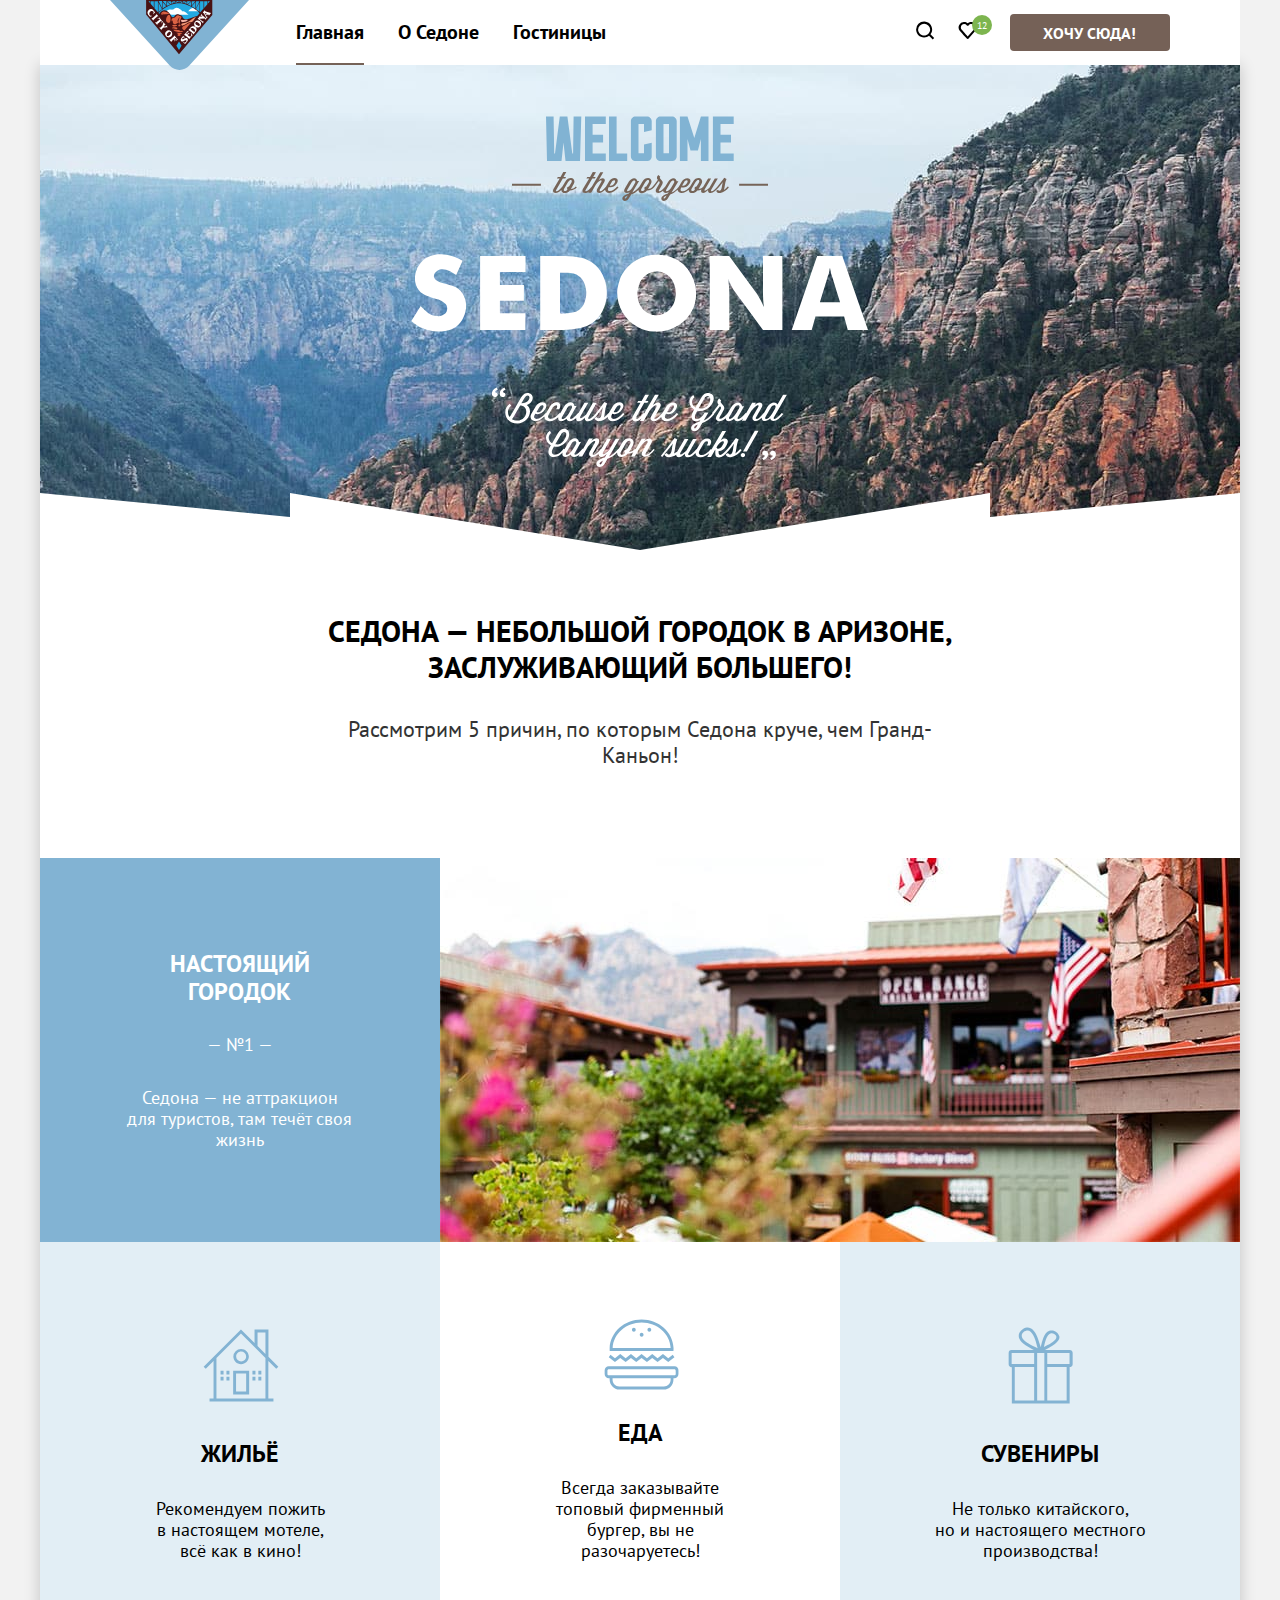
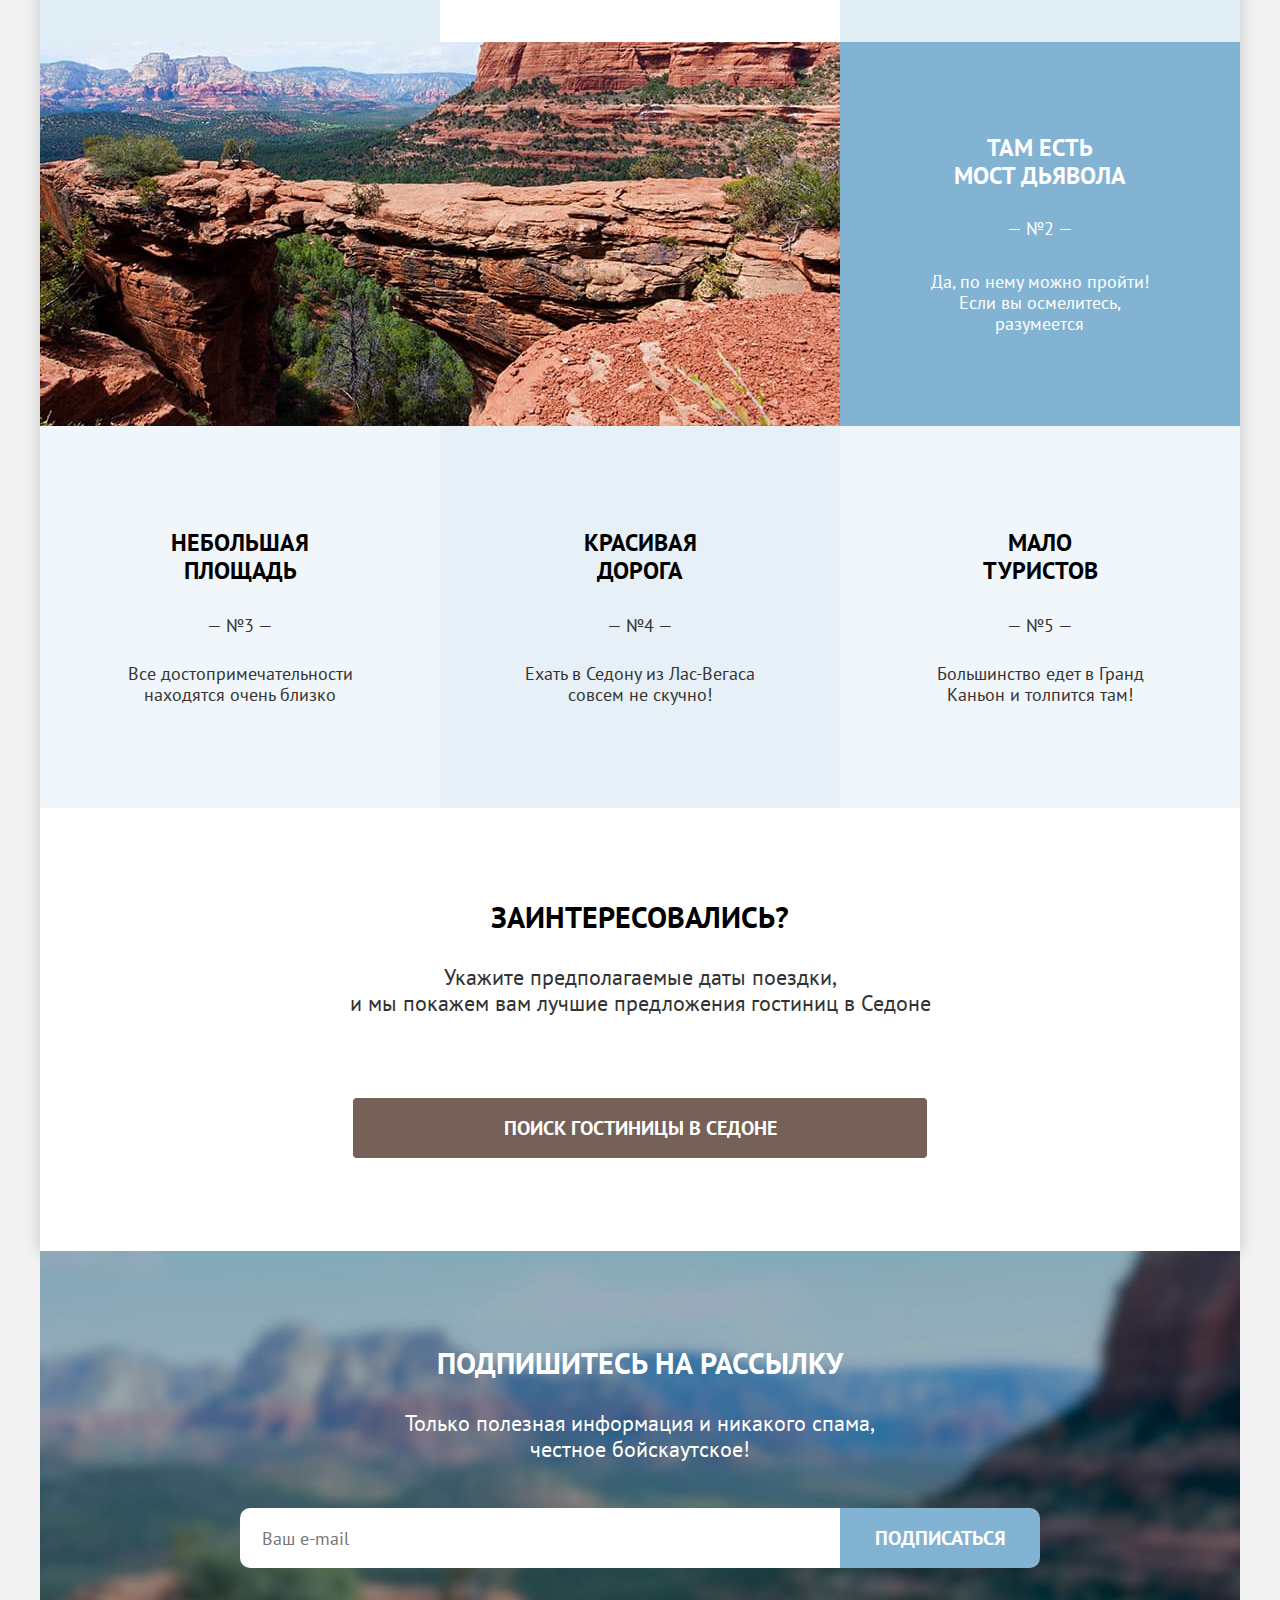
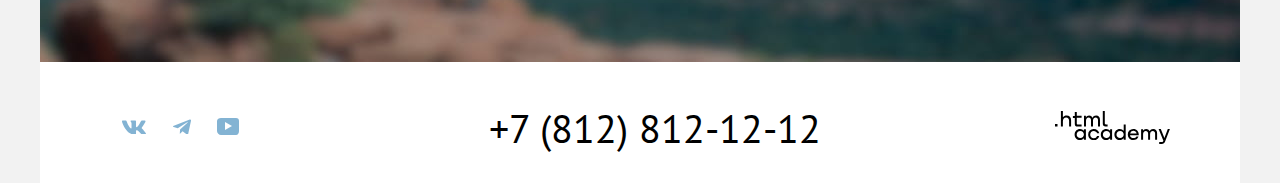
<file: index.html>
<!DOCTYPE html>
<html lang="ru">

<head>
  <meta charset="utf-8">
  <title>HTML Academy: Седона</title>
  <link rel="stylesheet" href="style.css">
  <link rel="icon" href="favicon.ico">
  <link rel="icon" type="image/png" href="images/favicon.png">
</head>

<body>
  <div class="container">
    <header class="page-header">
      <a class="page-logo" href="#">
        <svg aria-hidden="true" focusable="false" width="139" height="70" fill="none"
          xmlns="http://www.w3.org/2000/svg">
          <path d="M139 0H0l59.93 65.65a12.7 12.7 0 0 0 19.14 0L139 0Z" fill="#81B3D3" />
          <path d="M36.8.5 69 38.2 101.09.7 36.8.5Z" fill="#23A9E1" />
          <path
            d="M61.27 14.63h17.35c-1.3-.8-4.41-4.58-6.01-3.19-.1.1-4.92-5.67-8.03-2.88-2.7 2.48-4-.3-7.02 1.59-3.6 2.39 2 3.68 3.71 4.47Zm26.78-3.49-9.83.1c3.91-4.47 5.62-3.98 9.83-.1Z"
            fill="#fff" />
          <path
            d="M97.88 3.58V1.2h2.1l-2.1 2.4Zm-49.34 9.35c.1.1 2.4-2.38 6.11-4.87 3.41-2.29 8.63-4.88 14.45-4.88 5.81 0 11.13 2.69 14.54 4.98 3.7 2.39 6.01 4.77 6.11 4.87l-2.5 2.99c-4.52.6-7.73 3.88-12.14 3.18-2.2-.4-2.3-1.59-2.9-2.88-.5-1-1.31-.8-2.31-1.2-.9-.4-1.5-1.1-3.41-.7-1.6.4-1.8 2.9-3.91 2.8-1.1-.1-1.2-1.6-2.81-3.59-4.11-4.87-7.92-4.18-10.53.3L68.89 37.1 48.54 12.93ZM40.1 1.2v1.9l-1.6-1.9h1.6Zm54.06 0h3.2v2.99l-3.2 3.78V1.19Zm-4.12 11.35V1.19h3.51v7.37l-3.5 3.98s.1 0 0 0Zm-.5-10.35v9.85c-1.1-1.1-2.3-2.1-3.6-2.99l3.6-6.86Zm-4.1-.3v6.77c-.51-.3-.91-.7-1.51-1-.7-.4-1.4-.9-2.2-1.3l3.7-4.47Zm-4.42-.2v4.28c-1-.5-2.1-1-3.11-1.5l3.1-2.78Zm.6-.5h3.71l-3.7 4.58V1.19Zm4.31 0h3.61l-3.6 7.07V1.19Zm-8.82 0h3.9l-3.5 3.09c-.1 0-.2-.1-.3-.1l-.1-2.99Zm-.5.4v2.39c-1-.4-2-.7-3.11-.9l3.1-1.49Zm-4.22 0v1.3l-2.2-.3 2.2-1Zm-6.81 0 2.2 1c-.8 0-1.5.1-2.2.3v-1.3Zm-4.12 0 3.11 1.5c-1.1.2-2.1.5-3.1.89V1.59Zm3.61 1.2-3.3-1.6h3.3v1.6Zm3.51-.4-2.8-1.3h2.8v1.3Zm.7-1.2h2.91l-2.9 1.3v-1.3Zm3.72 0h3.2l-3.2 1.6v-1.6ZM60.57 4.28l-3.5-3.09h3.9v2.99l-.4.1Zm-3.6-2.59 3.1 2.69c-1.1.4-2.1.9-3.1 1.49V1.69Zm-4.32.2 3.6 4.48c-1.3.7-2.5 1.49-3.6 2.39V1.89Zm-4.21.3 3.6 6.96c-1.3 1-2.5 2-3.6 3.19V2.19Zm3.7 5.97-3.6-7.07h3.6v7.07Zm4.32-2.49L52.75 1.1h3.7v4.58Zm-12.64 1.8-3.2-3.79V1.2h3.2v6.27Zm.6-6.28h3.52v11.15l-3.51-4.18V1.19ZM69.3 0H36.1v14.53L69 54.23l.2-.3 33.09-39V0h-33Z"
            fill="#491213" />
          <path d="m66.39 45.77 2.6-4.18 2.61 4.18-2.6 4.17-2.61-4.17Z" fill="#23A9E1" />
          <path
            d="M74.41 30.44c-3.4-1.99-2.6-3.48.2-4.87 1.5-.7 4.81-3.38 6.12-2.49l-6.32 7.36Zm-2.3 2.5c-2.01-.1-4.32-.4-6.32.1 1.2.29 4.2 1.18 1.4 1.88 1 1.4 2.6 1.3 3.61.1-.4-.2-.7-.5-1-.7 1.1-.3 2.1-.9 2.3-1.39Zm1.2-1.6c-.9-.8-1.9-.8-2.71 0-1.2-2.09-5.42-1.4-7.42-1.7 1.1 2.6 9.63 3.1 10.13 1.7Zm-6.82-2.19c-1.6-.5-6.82-.4-3.41-1.79 1.1-.4 6.72.1 3.4 1.8Zm2-2.98c-.5-1.1.4-2.4 1.7-1.4 1.21.8-.6 2-1.7 1.4Zm-2.9.1c-2.31.7-5.32-.8-1.6-1.5 2.3-.5 4.7.5 1.6 1.5-.1 0 .1 0 0 0Zm-2.61-6.17c-.5 1.59-1.5 1.89-1.4 0 .1-2.3 1.6-1.7 3.2-2.59 1.3-.7 2-3.38 4.32-1.8 1 .7 2.2.1 2.5 1.2 0-.1-2.9 6.67-1.3 6.67-3.21 0-1.8-3.78-.6-6.37-1.2.6-3.11 4.28-1.5 4.98-.8 1.1-3.42 2.58-4.72 1.49-1.1-1-.5-2.29-.5-3.58Zm-4.01 2.78c-5.62 0-1.8-8.55.1-8.06 2.2.7 1.9 8.16-.1 8.06Zm-6.22-8.16c-2.6-.1-1.5-2.58.3-3.08 1.7-.5 5.21 1.1 6.42 2.19-1.8.6-4.11.5-6.12.6-.2-2-.7-1.3-.6.3Z"
            fill="#DC6243" />
          <path
            d="M72 25.67c-2.9-2.99 4.32-2.69 5.52-3.78.8.3 7.02-5.37 8.52-4.98-1.1 1.3-3.4 5.28-5.01 5.28-1.3 0-2.6-.2-3.61.7-1.5 1.39-3.91 2.08-5.42 2.78Z"
            fill="#F49774" />
          <path d="M72.9 22.09c-1.6.9-3.1-2.49-.3-2.2 1.81.2 3.72-.2 5.42.1a5.9 5.9 0 0 1-5.11 2.1Z" fill="#F4B1A4" />
          <path
            d="M51.25 20.8c.3.4.6.79.5 1.39 0 .4-.6 1-.2 1.19l1.5-1.8c-.4-.09-3.51-3.77-3.51-4.17l-2.1 1.1c.1.4.8 0 1.2 0 .5 0 .9.4 1.3.7-1.1.89-3.8 3.27-4.11 3.27-.1 0-.7-.4-.7 0 0 .2.6.7.7.8l1.4 1.7c.4-.2-.1-.5.1-.8.1-.2 3.21-2.69 3.92-3.39Zm-3.41-4.48c.3-.1.4.3.6 0l-1.6-1.9c-.2-.3-.5-.6-.5 0 .1.4-4.02 3.69-4.22 3.79-.3.1-.5-.3-.7.1l1.4 1.69c.2.2.3.4.5.6.2.2.1-.4.1-.4-.1-.3.3-.6.6-.8 1-1 3.51-3.08 3.82-3.08Zm-5.72-.6c-1.1.3-2.4-.1-2.7-1.3-.4-1.19.4-2.38 1.3-3.08.9-.7 2.3-.6 2.8.5.2.5.1 1.1-.1 1.6-.1.29-.4.59 0 .79.6-.7 1.1-1.4 1.7-2.1-.7-.39-1-1.09-1.5-1.68-.6-.7-1.3-1.4-2.3-1.5-1.9-.3-3.61 1.7-3.81 3.39-.1.9.2 1.79.8 2.58.5.6 1.2 1.1 1.6 1.8.2.1 1.8-.7 2.1-.8.21 0 .1-.1.1-.2 0 0-.5.2 0 0ZM67.69 39.2c-.7-.5-2.6-2.99-3-3.48l-.2-.3-.2.1c-.1.1.1.4 0 .6-.5.8-3.72 3.18-3.92 3.38-.4.2-.8-.1-1 .2.5.6 1.8 2.28 2 2.28.3 0 .1-.5.1-.6.1-.2 1.7-1.58 2.31-2.08.2-.2.4.3.6.5.2.3.3.7.2 1-.1.19-.5.59-.2.79.4-.5 1.5-1.8 1.7-2 .2-.2-.4 0-.3-.1-.2.1-.5.2-.7 0-.1 0-.7-.69-.6-.79.3-.2.6-.6 1-.7.6-.1 1 1 1.1 1.4.1.4.1.8-.1 1.1-.1.3-.3.49 0 .59l1.41-1.9c0 .1-.1.1-.2 0 .1.1-.1 0 0 0Zm-9.22-8.86c-.7 0-1.4.3-2.01.8a3.52 3.52 0 0 0-.5 4.78c1.3 1.69 3.4 1.89 5.11.7 1.4-1.2 1.6-3.3.5-4.78-.8-1-2-1.5-3.1-1.5Zm1.2 1.4c.9-.1 1.5.8 1.1 1.79-.4 1-1.4 1.99-2.4 2.39-1.2.5-2.01-.5-1.5-1.7.4-.99 1.4-1.99 2.4-2.38.1 0 .2-.1.4-.1Zm-2.8-4.58c.3 0 .6.4.8 0l-1.41-1.7c-.4.2 0 .4-.1.6-.2.3-1.7.5-2.1.6.1-.4.6-1.69.8-1.79.4-.3.6.3.8-.1l-1.8-2.09c-.2-.2-.4-.7-.6-.4 0 0 0 1-.1 1.1-.11.2-.61 2.39-1.21 2.89-.3.3-1.5 1.29-1.8 1.39-.3.1-.5-.4-.81 0l1.6 1.89c.1.1.4.6.5.6.3.1 0-.6.1-.7.1-.3 1.61-1.8 2.31-1.9.9-.19 2-.49 3.01-.39-.2 0 .2 0 0 0Zm24.26 6.67c.1.4.2.9.1 1.29-.1.6-.6 1.89-1.4 1.5-.8-.4-1.4-1.1-2.11-1.7.5-.6 1-1.1 1.9-.8.2.1.4 0 .2-.2-.3-.2-2-1.29-2.1-1.19-.2.2.3.6.1 1-.1.3-.4.5-.6.8-.5-.4-1.2-.8-.7-1.5.4-.4.8-.8 1.4-.9.4-.1 1.2.3 1.3-.1-.7-.3-1.4-.7-2.1-.99.1.5-2.2 2.89-2.7 3.48-.1.1-.41.4-.41.5 0 .3.4.1.4.1.3-.1 4.41 3.28 4.51 3.58.1.2-.1.4 0 .5 0 0 .1.1.2.1.3-.3 2.91-3.88 3.51-3.98l-1.5-2.39c-.4.2-.1.7 0 .9Zm-4.01 4.37c-1.3-.9-3.61.8-4.01 1-.7.3-1.2-.4-.8-1 .3-.5.9-.8 1.5-.8.2 0 .9.1.9 0 .1-.1.1-.1 0-.2-.6-.39-1.1-.79-1.7-1.09-.1.7-.9 1.1-1.3 1.6-.5.6-1.01 1.29-1.01 1.99s.4 1.39 1.1 1.69c.7.4 1.5.1 2.21-.3.4-.3.8-.6 1.2-.8.6-.3 1.5 0 1.3.8-.2.7-.9 1.3-1.6 1.5-.4.1-.8.1-1.2-.1-.3-.1-.6-.5-.8-.1l2.3 1.58c.1-.5.3-.7.7-.99.5-.4.9-.9 1.3-1.4.81-.89 1.11-2.48-.1-3.38Zm17.65-27.95c0 .1 0 .1 0 0l-.9 1-.8.99c-.2.2-.3.3 0 .5.5-.3 3.5 4.77 3.3 5.47-.5.2-4.51-3.29-4.61-3.49 0-.1.2-.7-.1-.6-.1 0-.5.6-.6.7l-.6.7c.2.3.3 0 .6 0 .2.1 1.2.9 1.5 1.1-.5 0-1.7.1-1.9.1-.6.1-.3-.4-.7-.6l-1.5 1.79-.91 1v.1c.2.2.1.1.4 0 .3-.1 4.31 3.18 4.41 3.38.2.3-.1.6.3.8l1.2-1.4c.1-.1.1-.1 0-.1-.3-.2-.3.1-.7.1-.3-.1-2.9-2.19-3.8-2.99l5.3-.2c.2 0 .71.6.71.8-.1.2-.3.4 0 .5.3-.4.6-.7.9-1.1l.1-.2c.1 0 .1-.1.1-.2l.1-.1c.3-.3 1.2-1.29 1.1-1.39-.3-.3-.4.3-.8 0-.2-.2-.8-1.2-.9-1.39-.2-.3.4-.6.6-.7.5-.3 2.1-.8 2.31.2 0 .2-.2.4-.1.5 0 0 .1.2.2.1l2.1-2.59-.2-.2c-.5.5-5.51-1.49-5.81-1.79-.1-.2-.1-.8-.3-.8Zm-.2 2.58c.8.3 1.5.6 2.3 1l-.6.3c-.2.1-.4.3-.6.5l-1.1-1.8Zm-6.62 7.67c-1.1-.1-2.2.4-3 1.29-1.21 1.5-1.11 3.68.4 4.87 1.5 1.2 3.7.9 4.9-.5 1.2-1.49 1.1-3.68-.4-4.87-.5-.4-1.2-.7-1.9-.8Zm-1.4 1.59c.6 0 1.3.4 1.7.7.8.5 2.2 1.68 1.5 2.68 0-.1.1-.1-.1.1-.8.8-2.2.1-2.9-.5-.7-.5-2.01-1.69-1.2-2.68.3-.2.6-.3 1-.3Zm-3.11 4.27c-1.2-.1-2.41.5-3.31 1.6-.6.8-1.3 1.49-1.9 2.29.2.3.5-.1.8.1.3.2 4.1 3.28 4.1 3.48.1.3-.2.4.1.6.1.1 2.91-3.39 3.21-3.99.4-1.09.1-2.38-.8-3.18.1.1.2.1 0 0-.8-.6-1.5-.9-2.2-.9Zm-1.1 1.6h.3c1.4.4 3.4 2.09 2.1 3.58l-.4.4c-.2.2-4.21-2.99-4.01-3.19.4-.5 1.3-.9 2-.8Z"
            fill="#fff" />
        </svg>
      </a>
      <nav class="navigation">
        <ul class="navigation-list">
          <li class="navigation-item">
            <a class="navigation-link navigation-link-indicator" href="index.html">Главная</a>
          </li>
          <li class="navigation-item">
            <a class="navigation-link" href="#about.html">О Седоне</a>
          </li>
          <li class="navigation-item">
            <a class="navigation-link" href="#hotels.html">Гостиницы</a>
          </li>
        </ul>
      </nav>
      <div class="navigation-icon">
        <a class="navigation-search" href="#">
          <svg aria-hidden="true" focusable="false" width="19" height="19" fill="currentColor"
            xmlns="http://www.w3.org/2000/svg">
            <path
              d="m18.16 17.05-3.71-3.7c1-1.3 1.7-3 1.7-4.9 0-4.4-3.6-8-8.02-8a8.12 8.12 0 0 0-8.02 8.1c0 4.4 3.6 8 8.02 8 1.8 0 3.51-.6 4.91-1.7l3.71 3.7 1.4-1.5Zm-10.03-2.5c-3.3 0-6.02-2.7-6.02-6a6.03 6.03 0 0 1 12.04 0c0 3.3-2.71 6-6.02 6Z"
              fill="currentColor" />
          </svg>
          <span class="visually-hidden">Поиск</span>
        </a>
        <a class="navigation-like" href="#">
          <span class="visually-hidden">Нравится</span>
          <svg aria-hidden="true" focusable="false" width="19" height="17" fill="currentColor"
            xmlns="http://www.w3.org/2000/svg">
            <path
              d="M9.58 17c-.3 0-.6-.1-.8-.4-5.42-6.1-6.72-7.5-7.03-7.9A5.4 5.4 0 0 1 6.16 0c1.31 0 2.51.5 3.52 1.3a5.47 5.47 0 0 1 9.03 4.1c0 1.3-.5 2.5-1.31 3.4l-7.02 7.9c-.2.2-.4.3-.8.3ZM3.56 7.5c.3.4 3.51 4 6.12 6.9l6.21-7c.5-.5.7-1.2.7-2 0-1.8-1.5-3.3-3.3-3.3-1 0-2 .5-2.71 1.3-.3.3-.6.4-.9.4-.3 0-.6-.2-.8-.4a3.7 3.7 0 0 0-2.71-1.3c-1.8 0-3.31 1.5-3.31 3.3-.1.9.3 1.6.7 2.1-.1 0-.1 0 0 0Z"
              fill="currentColor" />
          </svg>
          <span class="like-counter">12</span>
        </a>
        <a class="navigation-button" href="#">
          <span class="navigation-text">Хочу сюда!</span>
        </a>
      </div>
    </header>

    <main class="main-container">
      <div class="main-background">
        <h1 class="visually-hidden">Добро пожаловать в Седону</h1>
        <img class="logo" src="images/vector/welcome.svg" width="458" height="352"
          alt="Изображение с логотипом Седоны.">
      </div>

      <section class="desc">
        <h2 class="headline">
          Седона — небольшой городок в Аризоне,<br> заслуживающий большего!
        </h2>
        <p class="preview">Рассмотрим 5 причин, по которым Седона круче, чем Гранд-Каньон!</p>
      </section>

      <section class="advantages">
        <h2 class="visually-hidden">Преимущества Седоны</h2>
        <ol class="advantages-list">
          <li class="advantages-block">
            <div class="advantages-preview">
              <h3 class="advantages-title">Настоящий городок</h3>
              <span class="advantages-desc">— №1 —</span>
              <p class="feature-desc">Седона — не аттракцион для туристов, там течёт своя жизнь</p>
            </div>
            <img class="advantages-image" src="images/town.jpg" width="800" height="384" alt="Фото домов в Седоне.">
            <ul class="advantages-features">
              <li class="feature house-icon">
                <h4 class="feature-title">Жильё</h4>
                <p class="feature-desc">Рекомендуем пожить в настоящем мотеле,<br> всё как в кино!</p>
              </li>
              <li class="feature food-icon">
                <h4 class="feature-title">Еда</h4>
                <p class="feature-desc">Всегда заказывайте<br> топовый фирменный бургер, вы не разочаруетесь!</p>
              </li>
              <li class="feature present-icon">
                <h4 class="feature-title">Сувениры</h4>
                <p class="feature-desc">Не только китайского,<br> но и настоящего местного производства!</p>
              </li>
            </ul>
          </li>
          <li class="advantages-block-1">
            <div class="advantages-preview">
              <h3 class="advantages-title">Там есть<br> мост дьявола</h3>
              <span class="advantages-desc">— №2 —</span>
              <p class="feature-desc">Да, по нему можно пройти! Если вы осмелитесь, разумеется</p>
            </div>
            <img class="advantages-image" src="images/canyon.jpg" width="800" height="384" alt="Фото каньона в Седоне.">
          </li>
          <li class="advantages-item advantages-component">
            <h4 class="feature-title">Небольшая<br> площадь</h4>
            <span class="advantages-desc">— №3 —</span>
            <p class="feature-desc">Все достопримечательности находятся очень близко</p>
          </li>
          <li class="advantages-item advantages-color">
            <h4 class="feature-title">Красивая<br> дорога</h4>
            <span class="advantages-desc">— №4 —</span>
            <p class="feature-desc">Ехать в Седону из Лас-Вегаса совсем не скучно!</p>
          </li>
          <li class="advantages-item advantages-component">
            <h4 class="feature-title">Мало<br> туристов</h4>
            <span class="advantages-desc">— №5 —</span>
            <p class="feature-desc">Большинство едет в Гранд Каньон и толпится там!</p>
          </li>
        </ol>
      </section>

      <section class="desc-mailing">
        <h2 class="mailing">Заинтересовались?</h2>
        <p class="mailing-preview">Укажите предполагаемые даты поездки,<br> и мы покажем вам лучшие предложения гостиниц
          в
          Седоне &nbsp;</p>
        <!-- Пробел в конце параграфа соответсвенно макету -->
        <a class="search search-text" href="#">
          Поиск гостиницы в Седоне
        </a>
      </section>

    </main>

    <footer class="page-footer">

      <div class="page-footer-container">
        <section class="subscription footer-background">
          <h2 class="subscription-title">Подпишитесь на рассылку</h2>
          <p class="subscription-text">Только полезная информация и никакого спама,<br> честное бойскаутское!</p>
          <form class="subscription-form" action="https://echo.htmlacademy.ru/" method="post">
            <input class="input-text" type="text" name="subscription-field" placeholder="Ваш e-mail">
            <!-- Для поля необходимо задать атрибут disabled -->
            <button class="subscribe-button" type="submit">Подписаться</button>
            <!-- Для кнопки необходимо задать атрибут disabled -->
          </form>
        </section>

        <section class="footer-contacts">
          <h2 class="visually-hidden">Соцсети</h2>
          <ul class="footer-list">
            <li>
              <a class="contact-button icon-1" href="https://vk.com/htmlacademy">
                <svg aria-hidden="true" focusable="false" width="24" height="14" xmlns="http://www.w3.org/2000/svg">
                  <path fill-rule="evenodd" clip-rule="evenodd"
                    d="M23.45 1.45c.17-.55 0-.95-.8-.95h-2.62c-.67 0-.98.35-1.14.73 0 0-1.34 3.2-3.23 5.27-.61.6-.89.8-1.22.8-.17 0-.42-.2-.42-.74V1.45c0-.66-.18-.95-.74-.95H9.15c-.42 0-.67.3-.67.6 0 .61.95.76 1.05 2.5v3.8c0 .84-.16.99-.5.99-.88 0-3.05-3.21-4.33-6.89-.25-.71-.5-1-1.17-1H.9c-.75 0-.9.35-.9.73 0 .68.89 4.07 4.14 8.55 2.18 3.06 5.23 4.72 8.01 4.72 1.67 0 1.88-.37 1.88-1v-2.32c0-.73.16-.88.69-.88.38 0 1.05.2 2.61 1.67 1.78 1.75 2.07 2.53 3.08 2.53h2.62c.75 0 1.13-.37.91-1.1-.24-.72-1.09-1.77-2.21-3.02-.62-.7-1.54-1.47-1.81-1.86-.4-.49-.28-.7 0-1.14 0 0 3.2-4.43 3.53-5.93Z"
                    fill="currentColor" />
                </svg>
                <span class="visually-hidden">Вконтакте</span>
              </a>
            </li>
            <li>
              <a class="contact-button icon-2" href="https://t.me/htmlacademy">
                <svg aria-hidden="true" focusable="false" width="18" height="15" fill="currentColor"
                  xmlns="http://www.w3.org/2000/svg">
                  <path
                    d="M16.79.6.84 6.75c-1.09.43-1.08 1.04-.2 1.31l4.1 1.28 9.47-5.98c.44-.27.85-.12.52.18l-7.68 6.92-.28 4.22c.41 0 .6-.19.83-.41l1.99-1.93 4.13 3.05c.77.42 1.31.2 1.5-.7l2.72-12.8C18.22.77 17.5.27 16.79.59Z"
                    fill="currentColor" />
                </svg>
                <span class="visually-hidden">Телеграм</span>
              </a>
            </li>
            <li>
              <a class="contact-button icon-3" href="https://www.youtube.com/user/htmlacademyru">
                <svg aria-hidden="true" focusable="false" width="23" height="18" fill="none"
                  xmlns="http://www.w3.org/2000/svg">
                  <path d="M19 1H4C2 1 0 2 0 4v10c0 2 2 4 4 4h15c2 0 3-2 3-4V4c0-2-1-3-3-3ZM8 13V5l7 4-7 4Z"
                    fill="currentColor" />
                </svg>
                <span class="visually-hidden">Ютуб</span>
              </a>
            </li>
          </ul>
          <a class="contact-number" href="tel:+78128121212">+7 (812) 812-12-12</a>
          <a class="logo-academy" href="https://htmlacademy.ru/">
            <svg aria-hidden="true" focusable="false" width="115" height="33" fill="currentColor"
              xmlns="http://www.w3.org/2000/svg">
              <path
                d="M0 12.9v2.6h2.5v-2.6H0ZM11.6 4.5c-1.6 0-2.8.7-3.6 1.7h-.1V0h-2v15.5h2v-5.3c0-2.1 1.3-3.6 3.3-3.6 1.8 0 2.9 1.4 2.9 3.2v5.7h2V9.4c.1-3-1.8-4.9-4.5-4.9ZM26.6 4.8h-4.8V1.1h-2v3.8h-1.9v2h1.9v6c0 1.7 1 2.7 2.7 2.7h4.1v-2h-3.7c-.7 0-1.1-.4-1.1-1.1V6.8h4.8v-2ZM41.1 4.6c-1.6 0-2.9.8-3.5 2.1h-.1a3.7 3.7 0 0 0-3.4-2.1c-1.4 0-2.5.8-3.1 1.8h-.1V4.8H29v10.6h2V10c0-2 1-3.5 2.6-3.5 1.5 0 2.4 1 2.4 2.6v6.3h2V9.8c0-2.4 1.4-3.3 2.6-3.3 1.5 0 2.4 1 2.4 2.6v6.3h2V8.9c.1-2.5-1.4-4.3-3.9-4.3ZM47.8 12.7c0 1.7 1 2.7 2.8 2.7h2v-2h-1.7c-.7 0-1.1-.4-1.1-1.1V0h-2v12.7ZM28.9 19.7a4.9 4.9 0 0 0-3.9-1.8c-3.1 0-5.4 2.3-5.4 5.6s2.3 5.6 5.4 5.6c1.8 0 3-.8 3.8-1.9h.1v1.6h2V18.2h-2v1.5Zm-3.6 7.4a3.5 3.5 0 0 1-3.6-3.6c0-2 1.4-3.6 3.6-3.6s3.6 1.6 3.6 3.6c0 1.9-1.4 3.6-3.6 3.6ZM44.2 22c-.5-2.4-2.6-4.1-5.4-4.1a5.4 5.4 0 0 0-5.6 5.6c0 3.1 2.2 5.6 5.6 5.6 2.8 0 4.9-1.8 5.4-4.2h-2.1a3.4 3.4 0 0 1-3.3 2.3 3.5 3.5 0 0 1-3.6-3.6c0-2 1.4-3.6 3.6-3.6 1.6 0 2.8 1 3.3 2.2h2.1V22ZM55.1 19.7a4.9 4.9 0 0 0-3.9-1.8c-3.1 0-5.4 2.3-5.4 5.6s2.3 5.6 5.4 5.6c1.8 0 3-.8 3.8-1.9h.1v1.6h2V18.2h-2v1.5Zm-3.6 7.4a3.5 3.5 0 0 1-3.6-3.6c0-2 1.4-3.6 3.6-3.6s3.6 1.6 3.6 3.6c0 1.9-1.5 3.6-3.6 3.6ZM68.7 19.8a5 5 0 0 0-3.9-1.9c-3.1 0-5.4 2.3-5.4 5.6s2.2 5.6 5.4 5.6c1.7 0 3-.8 3.8-1.8h.1v1.5h2V13.4h-2v6.4Zm-3.6 7.3a3.5 3.5 0 0 1-3.6-3.6c0-2 1.4-3.6 3.6-3.6s3.6 1.6 3.6 3.6c-.1 2-1.5 3.6-3.6 3.6ZM78.3 17.9a5.4 5.4 0 0 0-5.5 5.6c0 3 2.1 5.6 5.5 5.6 2.5 0 4.5-1.3 5.2-3.6h-2.1c-.5 1-1.6 1.6-3 1.6-1.9 0-3.3-1.3-3.4-2.9h8.8c.2-3.6-2-6.3-5.5-6.3Zm0 1.9c1.7 0 3 1 3.3 2.6h-6.5a3.2 3.2 0 0 1 3.2-2.6ZM98.2 17.9a4 4 0 0 0-3.6 2h-.1c-.6-1.2-1.8-2-3.4-2-1.4 0-2.5.7-3.1 1.8v-1.5h-1.9v10.6h2v-5.4c0-2 1-3.4 2.6-3.5 1.5 0 2.4 1 2.4 2.6v6.3h2v-5.6c0-2.4 1.4-3.3 2.6-3.3 1.5 0 2.4 1 2.4 2.6v6.3h2v-6.5c.1-2.6-1.4-4.4-3.9-4.4ZM109.4 27l-3.6-8.9h-2.2l4.8 11.6c-.3.9-.7 1.2-1.7 1.2h-2.5v2h2.5c1.8 0 2.8-.8 3.5-2.6l4.7-12.2h-2.1l-3.4 8.9Z"
                fill="currentColor" />
            </svg>
            <span class="visually-hidden">Сайт академии</span>
          </a>
        </section>
      </div>

    </footer>
  </div>

  <div class="overlay hidden"></div>
  <div class="modal hidden">
    <button class="modal-close-button" type="button">
      <span class="visually-hidden">Закрыть</span>
      <svg aria-hidden="true" focusable="false" width="13" height="13" viewBox="0 0 13 13" fill="currentColor"
        xmlns="http://www.w3.org/2000/svg">
        <path d="M13 1.2L11.8 0L6.5 5.3L1.2 0L0 1.2L5.3 6.5L0 11.8L1.2 13L6.5 7.7L11.8 13L13 11.8L7.7 6.5L13 1.2Z"
          fill="currentColor" />
      </svg>
    </button>
    <h2 class="modal-header">Поиск гостиницы в Седоне</h2>
    <ul class="modal-list">
      <li class="modal-element">
        <div class="arrive">
          <label class="arrival-date" for="arrival-date">Дата заезда:</label>
          <input class="modal-date" type="text" placeholder="Дата заезда" value="27 апреля 2020" id="arrival-date">
          <span class="modal-error">Мы не можем отправить вас в прошлое.</span>
        </div>
      </li>
      <li class="modal-element">
        <div class="arrive">
          <label class="departure-date" for="departure-date">Дата выезда:</label>
          <input class="modal-date modal-date-departure" type="text" placeholder="Дата выезда" value="1 сентября 2021"
            id="departure-date">
          <span class="modal-reserve">На эти даты есть свободные номера. Пока есть.</span>
        </div>
      </li>
    </ul>
    <ul class="modal-container">
      <li class="modal-container-element">
        <span class="adults">Взрослые:</span>
        <div class="modal-button">
          <button class="modal-less-button" type="button">
            <svg aria-hidden="true" focusable="false" width="13" height="1" viewBox="0 0 13 1" fill="currentColor"
              xmlns="http://www.w3.org/2000/svg">
              <path d="M0 0L0 1L13 1V0L0 0Z" fill="currentColor" />
            </svg>
            <span class="visually-hidden">Меньше</span>
          </button>

          <span class="modal-number">2</span>
          <button class="modal-more-button" type="button">
            <svg aria-hidden="true" focusable="false" width="13" height="13" viewBox="0 0 13 13" fill="currentColor"
              xmlns="http://www.w3.org/2000/svg">
              <path d="M13 6H7V0H6V6H0V7H6V13H7V7H13V6Z" fill="currentColor" />
            </svg>
            <span class="visually-hidden">Больше</span>
          </button>
        </div>
      </li>
      <li class="modal-container-element">
        <span class="children">Дети:</span>
        <button class="tooltip" aria-labelledby="tooltip-children">i</button>
        <span class="tooltip-text" role="tooltip" id="tooltip-children">Укажите количество детей, которые будут с вами,
          возраст которых от 6 до 18 лет. Дети до 6 лет размещаются бесплатно.</span>
        <div class="modal-button">
          <button class="modal-less-button" type="button">
            <svg aria-hidden="true" focusable="false" width="13" height="1" viewBox="0 0 13 1" fill="currentColor"
              xmlns="http://www.w3.org/2000/svg">
              <path d="M0 0L0 1L13 1V0L0 0Z" fill="currentColor" />
            </svg>
            <span class="visually-hidden">Меньше</span>
          </button>

          <span class="modal-number">1</span>
          <button class="modal-more-button" type="button">
            <svg aria-hidden="true" focusable="false" width="13" height="13" viewBox="0 0 13 13" fill="currentColor"
              xmlns="http://www.w3.org/2000/svg">
              <path d="M13 6H7V0H6V6H0V7H6V13H7V7H13V6Z" fill="currentColor" />
            </svg>
            <span class="visually-hidden">Больше</span>
          </button>
        </div>
      </li>
    </ul>
    <form method="post">
      <button class="search-modal-button" type="submit">
        Найти
      </button>
    </form>
  </div>

  <script src="./main.js"></script>
</body>

</html>
</file>
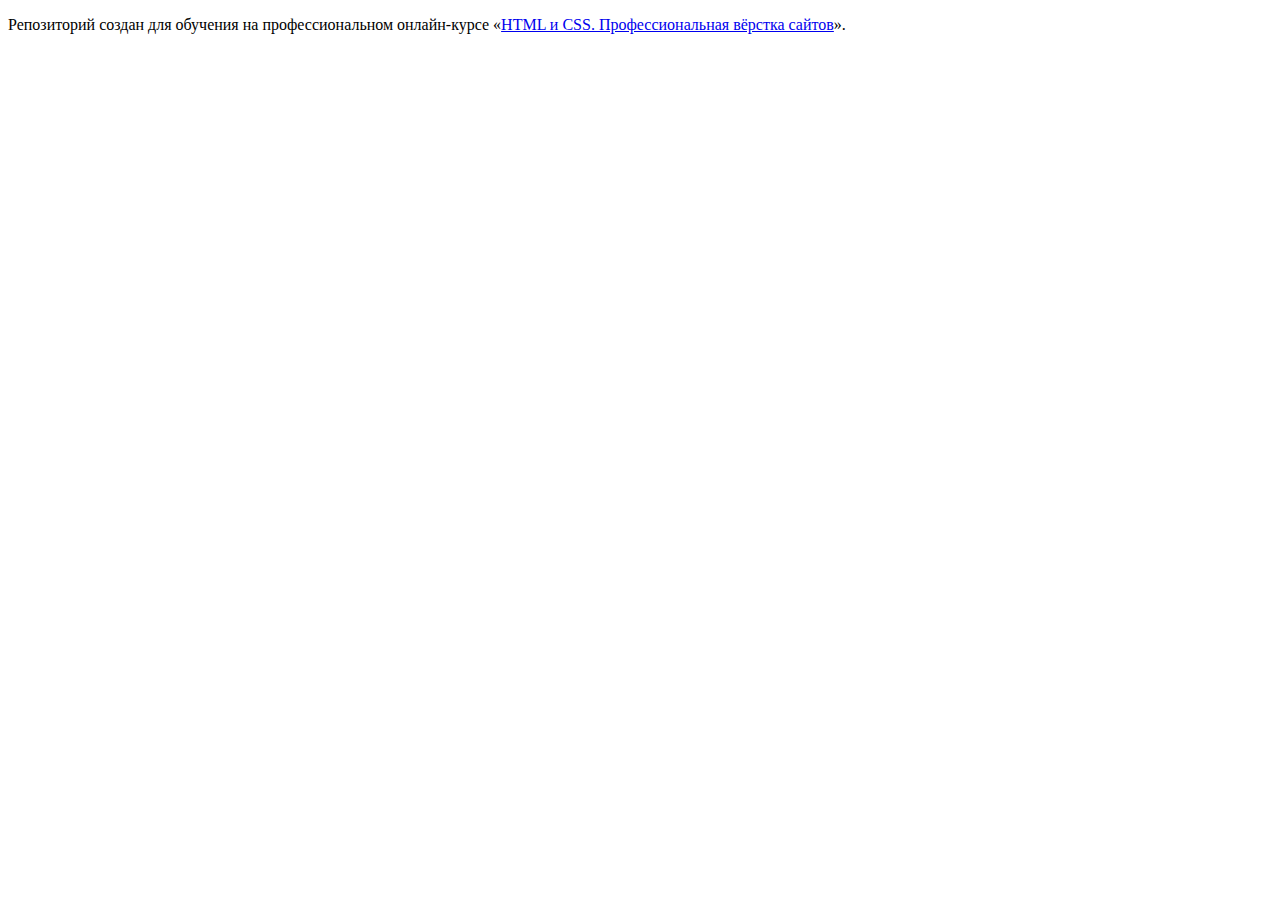
<file: 1/index.html>
<!DOCTYPE html>
<html lang="ru">
  <head>
    <meta charset="utf-8">
    <title>HTML Academy: Седона</title>
    <base href="https://htmlacademy-htmlcss.github.io/2071313-sedona-34/1/">
</head>
  <body>

    <p>Репозиторий создан для обучения на профессиональном онлайн‑курсе «<a href="https://htmlacademy.ru/intensive/htmlcss">HTML и CSS. Профессиональная вёрстка сайтов</a>».</p>

  </body>
</html>
</file>
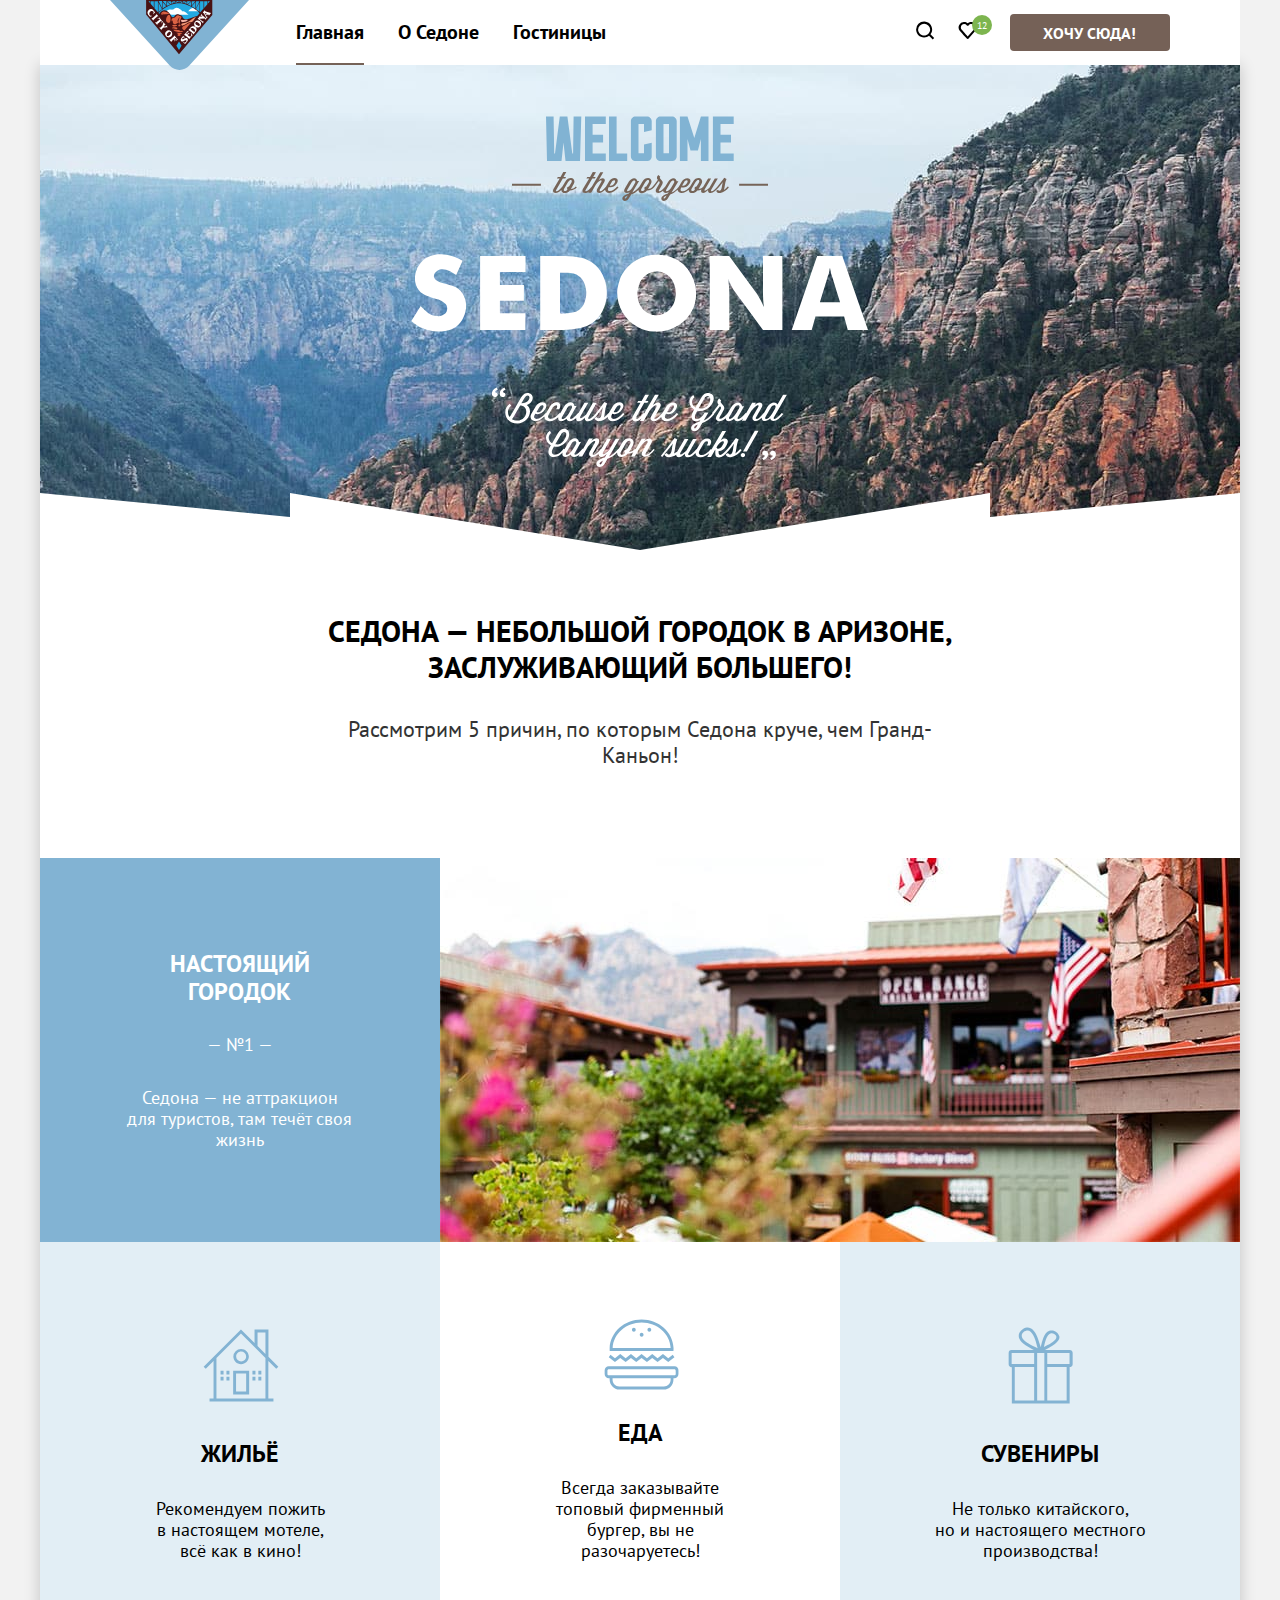
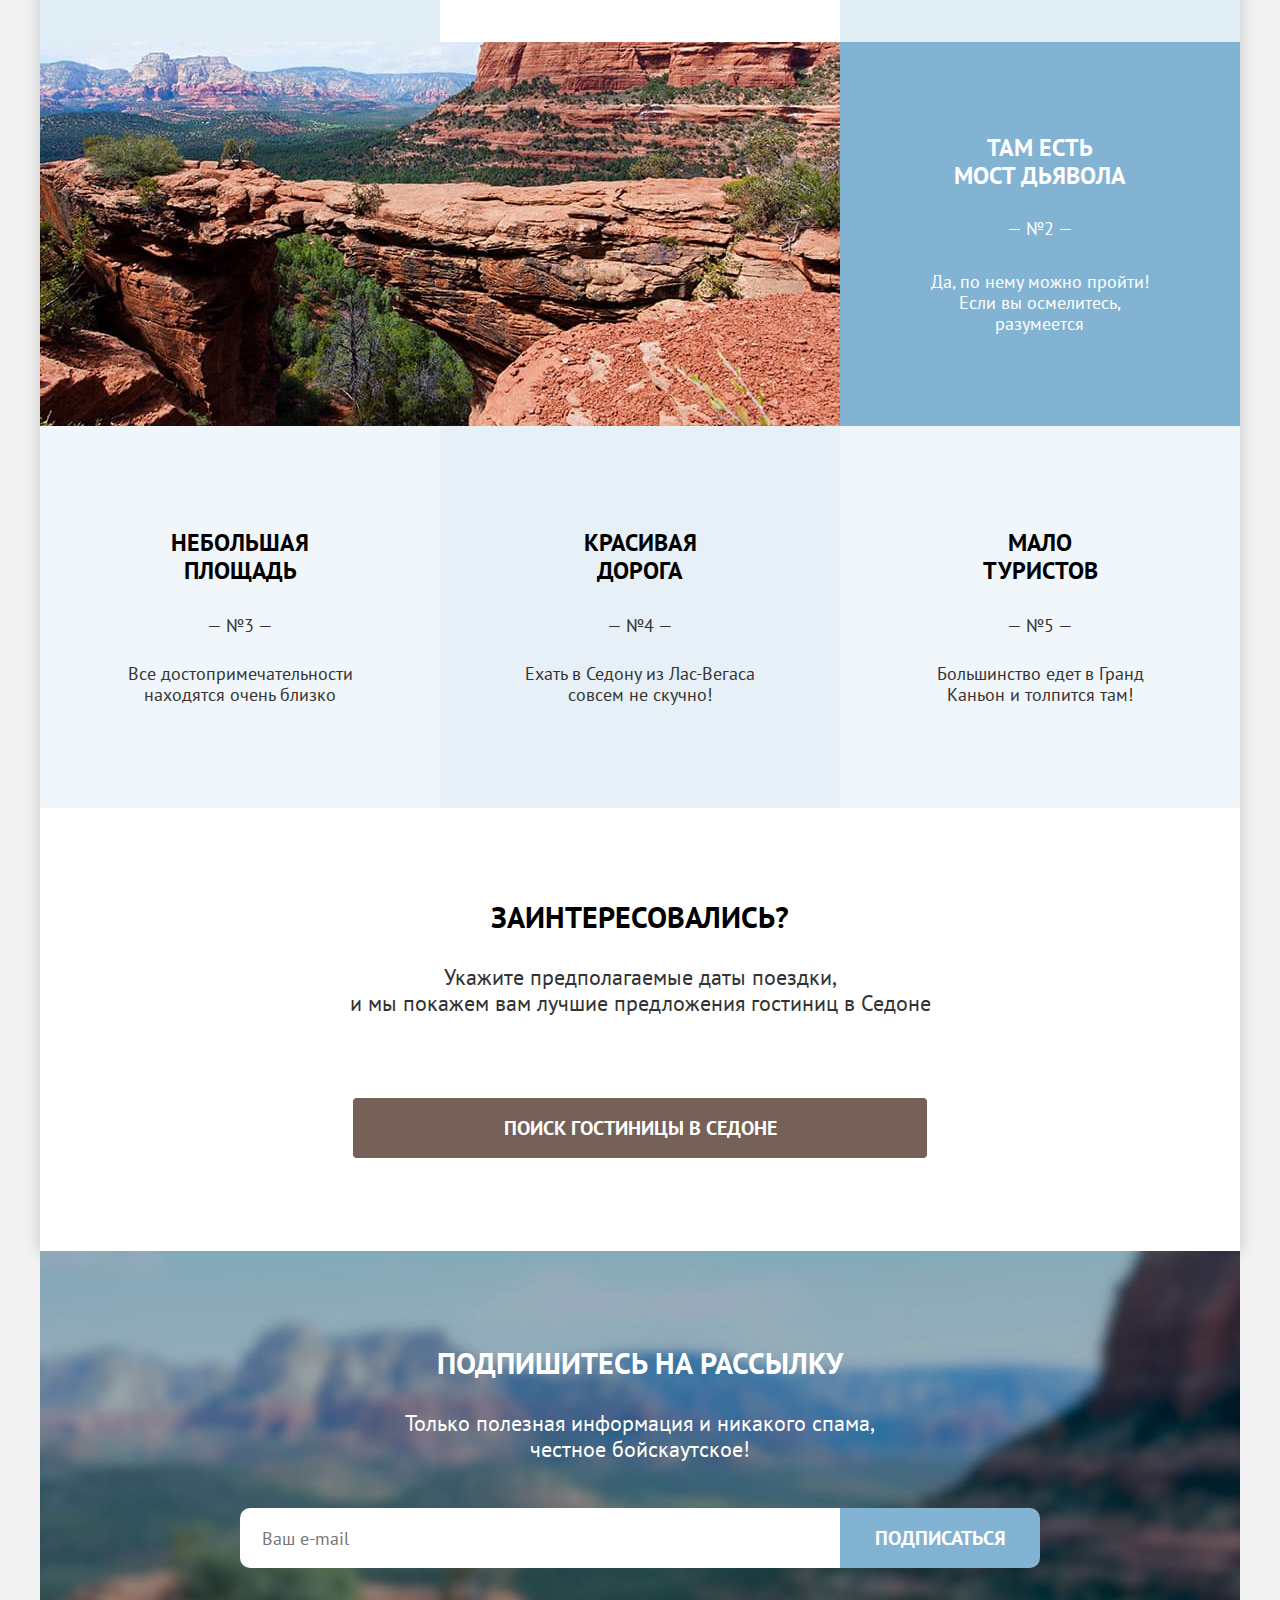
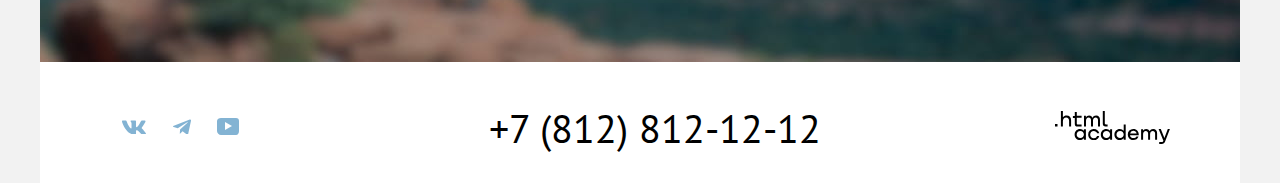
<file: 10/index.html>
<!DOCTYPE html>
<html lang="ru">

<head>
  <meta charset="utf-8">
  <title>HTML Academy: Седона</title>
  <link rel="stylesheet" href="style.css">
  <base href="https://htmlacademy-htmlcss.github.io/2071313-sedona-34/10/">
</head>

<body>
  <div class="container">
    <header class="page-header">
      <a class="page-logo" href="#">
        <svg aria-hidden="true" focusable="false" width="139" height="70" fill="none"
          xmlns="http://www.w3.org/2000/svg">
          <path d="M139 0H0l59.93 65.65a12.7 12.7 0 0 0 19.14 0L139 0Z" fill="#81B3D3" />
          <path d="M36.8.5 69 38.2 101.09.7 36.8.5Z" fill="#23A9E1" />
          <path
            d="M61.27 14.63h17.35c-1.3-.8-4.41-4.58-6.01-3.19-.1.1-4.92-5.67-8.03-2.88-2.7 2.48-4-.3-7.02 1.59-3.6 2.39 2 3.68 3.71 4.47Zm26.78-3.49-9.83.1c3.91-4.47 5.62-3.98 9.83-.1Z"
            fill="#fff" />
          <path
            d="M97.88 3.58V1.2h2.1l-2.1 2.4Zm-49.34 9.35c.1.1 2.4-2.38 6.11-4.87 3.41-2.29 8.63-4.88 14.45-4.88 5.81 0 11.13 2.69 14.54 4.98 3.7 2.39 6.01 4.77 6.11 4.87l-2.5 2.99c-4.52.6-7.73 3.88-12.14 3.18-2.2-.4-2.3-1.59-2.9-2.88-.5-1-1.31-.8-2.31-1.2-.9-.4-1.5-1.1-3.41-.7-1.6.4-1.8 2.9-3.91 2.8-1.1-.1-1.2-1.6-2.81-3.59-4.11-4.87-7.92-4.18-10.53.3L68.89 37.1 48.54 12.93ZM40.1 1.2v1.9l-1.6-1.9h1.6Zm54.06 0h3.2v2.99l-3.2 3.78V1.19Zm-4.12 11.35V1.19h3.51v7.37l-3.5 3.98s.1 0 0 0Zm-.5-10.35v9.85c-1.1-1.1-2.3-2.1-3.6-2.99l3.6-6.86Zm-4.1-.3v6.77c-.51-.3-.91-.7-1.51-1-.7-.4-1.4-.9-2.2-1.3l3.7-4.47Zm-4.42-.2v4.28c-1-.5-2.1-1-3.11-1.5l3.1-2.78Zm.6-.5h3.71l-3.7 4.58V1.19Zm4.31 0h3.61l-3.6 7.07V1.19Zm-8.82 0h3.9l-3.5 3.09c-.1 0-.2-.1-.3-.1l-.1-2.99Zm-.5.4v2.39c-1-.4-2-.7-3.11-.9l3.1-1.49Zm-4.22 0v1.3l-2.2-.3 2.2-1Zm-6.81 0 2.2 1c-.8 0-1.5.1-2.2.3v-1.3Zm-4.12 0 3.11 1.5c-1.1.2-2.1.5-3.1.89V1.59Zm3.61 1.2-3.3-1.6h3.3v1.6Zm3.51-.4-2.8-1.3h2.8v1.3Zm.7-1.2h2.91l-2.9 1.3v-1.3Zm3.72 0h3.2l-3.2 1.6v-1.6ZM60.57 4.28l-3.5-3.09h3.9v2.99l-.4.1Zm-3.6-2.59 3.1 2.69c-1.1.4-2.1.9-3.1 1.49V1.69Zm-4.32.2 3.6 4.48c-1.3.7-2.5 1.49-3.6 2.39V1.89Zm-4.21.3 3.6 6.96c-1.3 1-2.5 2-3.6 3.19V2.19Zm3.7 5.97-3.6-7.07h3.6v7.07Zm4.32-2.49L52.75 1.1h3.7v4.58Zm-12.64 1.8-3.2-3.79V1.2h3.2v6.27Zm.6-6.28h3.52v11.15l-3.51-4.18V1.19ZM69.3 0H36.1v14.53L69 54.23l.2-.3 33.09-39V0h-33Z"
            fill="#491213" />
          <path d="m66.39 45.77 2.6-4.18 2.61 4.18-2.6 4.17-2.61-4.17Z" fill="#23A9E1" />
          <path
            d="M74.41 30.44c-3.4-1.99-2.6-3.48.2-4.87 1.5-.7 4.81-3.38 6.12-2.49l-6.32 7.36Zm-2.3 2.5c-2.01-.1-4.32-.4-6.32.1 1.2.29 4.2 1.18 1.4 1.88 1 1.4 2.6 1.3 3.61.1-.4-.2-.7-.5-1-.7 1.1-.3 2.1-.9 2.3-1.39Zm1.2-1.6c-.9-.8-1.9-.8-2.71 0-1.2-2.09-5.42-1.4-7.42-1.7 1.1 2.6 9.63 3.1 10.13 1.7Zm-6.82-2.19c-1.6-.5-6.82-.4-3.41-1.79 1.1-.4 6.72.1 3.4 1.8Zm2-2.98c-.5-1.1.4-2.4 1.7-1.4 1.21.8-.6 2-1.7 1.4Zm-2.9.1c-2.31.7-5.32-.8-1.6-1.5 2.3-.5 4.7.5 1.6 1.5-.1 0 .1 0 0 0Zm-2.61-6.17c-.5 1.59-1.5 1.89-1.4 0 .1-2.3 1.6-1.7 3.2-2.59 1.3-.7 2-3.38 4.32-1.8 1 .7 2.2.1 2.5 1.2 0-.1-2.9 6.67-1.3 6.67-3.21 0-1.8-3.78-.6-6.37-1.2.6-3.11 4.28-1.5 4.98-.8 1.1-3.42 2.58-4.72 1.49-1.1-1-.5-2.29-.5-3.58Zm-4.01 2.78c-5.62 0-1.8-8.55.1-8.06 2.2.7 1.9 8.16-.1 8.06Zm-6.22-8.16c-2.6-.1-1.5-2.58.3-3.08 1.7-.5 5.21 1.1 6.42 2.19-1.8.6-4.11.5-6.12.6-.2-2-.7-1.3-.6.3Z"
            fill="#DC6243" />
          <path
            d="M72 25.67c-2.9-2.99 4.32-2.69 5.52-3.78.8.3 7.02-5.37 8.52-4.98-1.1 1.3-3.4 5.28-5.01 5.28-1.3 0-2.6-.2-3.61.7-1.5 1.39-3.91 2.08-5.42 2.78Z"
            fill="#F49774" />
          <path d="M72.9 22.09c-1.6.9-3.1-2.49-.3-2.2 1.81.2 3.72-.2 5.42.1a5.9 5.9 0 0 1-5.11 2.1Z" fill="#F4B1A4" />
          <path
            d="M51.25 20.8c.3.4.6.79.5 1.39 0 .4-.6 1-.2 1.19l1.5-1.8c-.4-.09-3.51-3.77-3.51-4.17l-2.1 1.1c.1.4.8 0 1.2 0 .5 0 .9.4 1.3.7-1.1.89-3.8 3.27-4.11 3.27-.1 0-.7-.4-.7 0 0 .2.6.7.7.8l1.4 1.7c.4-.2-.1-.5.1-.8.1-.2 3.21-2.69 3.92-3.39Zm-3.41-4.48c.3-.1.4.3.6 0l-1.6-1.9c-.2-.3-.5-.6-.5 0 .1.4-4.02 3.69-4.22 3.79-.3.1-.5-.3-.7.1l1.4 1.69c.2.2.3.4.5.6.2.2.1-.4.1-.4-.1-.3.3-.6.6-.8 1-1 3.51-3.08 3.82-3.08Zm-5.72-.6c-1.1.3-2.4-.1-2.7-1.3-.4-1.19.4-2.38 1.3-3.08.9-.7 2.3-.6 2.8.5.2.5.1 1.1-.1 1.6-.1.29-.4.59 0 .79.6-.7 1.1-1.4 1.7-2.1-.7-.39-1-1.09-1.5-1.68-.6-.7-1.3-1.4-2.3-1.5-1.9-.3-3.61 1.7-3.81 3.39-.1.9.2 1.79.8 2.58.5.6 1.2 1.1 1.6 1.8.2.1 1.8-.7 2.1-.8.21 0 .1-.1.1-.2 0 0-.5.2 0 0ZM67.69 39.2c-.7-.5-2.6-2.99-3-3.48l-.2-.3-.2.1c-.1.1.1.4 0 .6-.5.8-3.72 3.18-3.92 3.38-.4.2-.8-.1-1 .2.5.6 1.8 2.28 2 2.28.3 0 .1-.5.1-.6.1-.2 1.7-1.58 2.31-2.08.2-.2.4.3.6.5.2.3.3.7.2 1-.1.19-.5.59-.2.79.4-.5 1.5-1.8 1.7-2 .2-.2-.4 0-.3-.1-.2.1-.5.2-.7 0-.1 0-.7-.69-.6-.79.3-.2.6-.6 1-.7.6-.1 1 1 1.1 1.4.1.4.1.8-.1 1.1-.1.3-.3.49 0 .59l1.41-1.9c0 .1-.1.1-.2 0 .1.1-.1 0 0 0Zm-9.22-8.86c-.7 0-1.4.3-2.01.8a3.52 3.52 0 0 0-.5 4.78c1.3 1.69 3.4 1.89 5.11.7 1.4-1.2 1.6-3.3.5-4.78-.8-1-2-1.5-3.1-1.5Zm1.2 1.4c.9-.1 1.5.8 1.1 1.79-.4 1-1.4 1.99-2.4 2.39-1.2.5-2.01-.5-1.5-1.7.4-.99 1.4-1.99 2.4-2.38.1 0 .2-.1.4-.1Zm-2.8-4.58c.3 0 .6.4.8 0l-1.41-1.7c-.4.2 0 .4-.1.6-.2.3-1.7.5-2.1.6.1-.4.6-1.69.8-1.79.4-.3.6.3.8-.1l-1.8-2.09c-.2-.2-.4-.7-.6-.4 0 0 0 1-.1 1.1-.11.2-.61 2.39-1.21 2.89-.3.3-1.5 1.29-1.8 1.39-.3.1-.5-.4-.81 0l1.6 1.89c.1.1.4.6.5.6.3.1 0-.6.1-.7.1-.3 1.61-1.8 2.31-1.9.9-.19 2-.49 3.01-.39-.2 0 .2 0 0 0Zm24.26 6.67c.1.4.2.9.1 1.29-.1.6-.6 1.89-1.4 1.5-.8-.4-1.4-1.1-2.11-1.7.5-.6 1-1.1 1.9-.8.2.1.4 0 .2-.2-.3-.2-2-1.29-2.1-1.19-.2.2.3.6.1 1-.1.3-.4.5-.6.8-.5-.4-1.2-.8-.7-1.5.4-.4.8-.8 1.4-.9.4-.1 1.2.3 1.3-.1-.7-.3-1.4-.7-2.1-.99.1.5-2.2 2.89-2.7 3.48-.1.1-.41.4-.41.5 0 .3.4.1.4.1.3-.1 4.41 3.28 4.51 3.58.1.2-.1.4 0 .5 0 0 .1.1.2.1.3-.3 2.91-3.88 3.51-3.98l-1.5-2.39c-.4.2-.1.7 0 .9Zm-4.01 4.37c-1.3-.9-3.61.8-4.01 1-.7.3-1.2-.4-.8-1 .3-.5.9-.8 1.5-.8.2 0 .9.1.9 0 .1-.1.1-.1 0-.2-.6-.39-1.1-.79-1.7-1.09-.1.7-.9 1.1-1.3 1.6-.5.6-1.01 1.29-1.01 1.99s.4 1.39 1.1 1.69c.7.4 1.5.1 2.21-.3.4-.3.8-.6 1.2-.8.6-.3 1.5 0 1.3.8-.2.7-.9 1.3-1.6 1.5-.4.1-.8.1-1.2-.1-.3-.1-.6-.5-.8-.1l2.3 1.58c.1-.5.3-.7.7-.99.5-.4.9-.9 1.3-1.4.81-.89 1.11-2.48-.1-3.38Zm17.65-27.95c0 .1 0 .1 0 0l-.9 1-.8.99c-.2.2-.3.3 0 .5.5-.3 3.5 4.77 3.3 5.47-.5.2-4.51-3.29-4.61-3.49 0-.1.2-.7-.1-.6-.1 0-.5.6-.6.7l-.6.7c.2.3.3 0 .6 0 .2.1 1.2.9 1.5 1.1-.5 0-1.7.1-1.9.1-.6.1-.3-.4-.7-.6l-1.5 1.79-.91 1v.1c.2.2.1.1.4 0 .3-.1 4.31 3.18 4.41 3.38.2.3-.1.6.3.8l1.2-1.4c.1-.1.1-.1 0-.1-.3-.2-.3.1-.7.1-.3-.1-2.9-2.19-3.8-2.99l5.3-.2c.2 0 .71.6.71.8-.1.2-.3.4 0 .5.3-.4.6-.7.9-1.1l.1-.2c.1 0 .1-.1.1-.2l.1-.1c.3-.3 1.2-1.29 1.1-1.39-.3-.3-.4.3-.8 0-.2-.2-.8-1.2-.9-1.39-.2-.3.4-.6.6-.7.5-.3 2.1-.8 2.31.2 0 .2-.2.4-.1.5 0 0 .1.2.2.1l2.1-2.59-.2-.2c-.5.5-5.51-1.49-5.81-1.79-.1-.2-.1-.8-.3-.8Zm-.2 2.58c.8.3 1.5.6 2.3 1l-.6.3c-.2.1-.4.3-.6.5l-1.1-1.8Zm-6.62 7.67c-1.1-.1-2.2.4-3 1.29-1.21 1.5-1.11 3.68.4 4.87 1.5 1.2 3.7.9 4.9-.5 1.2-1.49 1.1-3.68-.4-4.87-.5-.4-1.2-.7-1.9-.8Zm-1.4 1.59c.6 0 1.3.4 1.7.7.8.5 2.2 1.68 1.5 2.68 0-.1.1-.1-.1.1-.8.8-2.2.1-2.9-.5-.7-.5-2.01-1.69-1.2-2.68.3-.2.6-.3 1-.3Zm-3.11 4.27c-1.2-.1-2.41.5-3.31 1.6-.6.8-1.3 1.49-1.9 2.29.2.3.5-.1.8.1.3.2 4.1 3.28 4.1 3.48.1.3-.2.4.1.6.1.1 2.91-3.39 3.21-3.99.4-1.09.1-2.38-.8-3.18.1.1.2.1 0 0-.8-.6-1.5-.9-2.2-.9Zm-1.1 1.6h.3c1.4.4 3.4 2.09 2.1 3.58l-.4.4c-.2.2-4.21-2.99-4.01-3.19.4-.5 1.3-.9 2-.8Z"
            fill="#fff" />
        </svg>
      </a>
      <nav class="navigation">
        <ul class="navigation-list">
          <li class="navigation-item">
            <a class="navigation-link navigation-link-indicator" href="index.html">Главная</a>
          </li>
          <li class="navigation-item">
            <a class="navigation-link" href="#about.html">О Седоне</a>
          </li>
          <li class="navigation-item">
            <a class="navigation-link" href="#hotels.html">Гостиницы</a>
          </li>
        </ul>
      </nav>
      <div class="navigation-icon">
        <a class="navigation-search" href="#">
          <svg aria-hidden="true" focusable="false" width="19" height="19" fill="currentColor"
            xmlns="http://www.w3.org/2000/svg">
            <path
              d="m18.16 17.05-3.71-3.7c1-1.3 1.7-3 1.7-4.9 0-4.4-3.6-8-8.02-8a8.12 8.12 0 0 0-8.02 8.1c0 4.4 3.6 8 8.02 8 1.8 0 3.51-.6 4.91-1.7l3.71 3.7 1.4-1.5Zm-10.03-2.5c-3.3 0-6.02-2.7-6.02-6a6.03 6.03 0 0 1 12.04 0c0 3.3-2.71 6-6.02 6Z"
              fill="currentColor" />
          </svg>
          <span class="visually-hidden">Поиск</span>
        </a>
        <a class="navigation-like" href="#">
          <span class="visually-hidden">Нравится</span>
          <svg aria-hidden="true" focusable="false" width="19" height="17" fill="currentColor"
            xmlns="http://www.w3.org/2000/svg">
            <path
              d="M9.58 17c-.3 0-.6-.1-.8-.4-5.42-6.1-6.72-7.5-7.03-7.9A5.4 5.4 0 0 1 6.16 0c1.31 0 2.51.5 3.52 1.3a5.47 5.47 0 0 1 9.03 4.1c0 1.3-.5 2.5-1.31 3.4l-7.02 7.9c-.2.2-.4.3-.8.3ZM3.56 7.5c.3.4 3.51 4 6.12 6.9l6.21-7c.5-.5.7-1.2.7-2 0-1.8-1.5-3.3-3.3-3.3-1 0-2 .5-2.71 1.3-.3.3-.6.4-.9.4-.3 0-.6-.2-.8-.4a3.7 3.7 0 0 0-2.71-1.3c-1.8 0-3.31 1.5-3.31 3.3-.1.9.3 1.6.7 2.1-.1 0-.1 0 0 0Z"
              fill="currentColor" />
          </svg>
          <span class="like-counter">12</span>
        </a>
        <a class="navigation-button" href="#">
          <span class="navigation-text">Хочу сюда!</span>
        </a>
      </div>
    </header>

    <main class="main-container">
      <div class="main-background">
        <h1 class="visually-hidden">Добро пожаловать в Седону</h1>
        <img class="logo" src="images/vector/welcome.svg" width="458" height="352"
          alt="Изображение с логотипом Седоны.">
      </div>

      <section class="desc">
        <h2 class="headline">
          Седона — небольшой городок в Аризоне,<br> заслуживающий большего!
        </h2>
        <p class="preview">Рассмотрим 5 причин, по которым Седона круче, чем Гранд-Каньон!</p>
      </section>

      <section class="advantages">
        <h2 class="visually-hidden">Преимущества Седоны</h2>
        <ol class="advantages-list">
          <li class="advantages-block">
            <div class="advantages-preview">
              <h3 class="advantages-title">Настоящий городок</h3>
              <span class="advantages-desc">— №1 —</span>
              <p class="feature-desc">Седона — не аттракцион для туристов, там течёт своя жизнь</p>
            </div>
            <img src="images/town.jpg" width="800" height="384" alt="Фото домов в Седоне.">
            <ul class="advantages-features">
              <li class="feature house-icon">
                <h4 class="feature-title">Жильё</h4>
                <p class="feature-desc">Рекомендуем пожить<br> в настоящем мотеле,<br> всё как в кино!</p>
              </li>
              <li class="feature food-icon">
                <h4 class="feature-title">Еда</h4>
                <p class="feature-desc">Всегда заказывайте<br> топовый фирменный бургер, вы не разочаруетесь!</p>
              </li>
              <li class="feature present-icon">
                <h4 class="feature-title">Сувениры</h4>
                <p class="feature-desc">Не только китайского,<br> но и настоящего местного производства!</p>
              </li>
            </ul>
          </li>
          <li class="advantages-block-1">
            <div class="advantages-preview">
              <h3 class="advantages-title">Там есть<br> мост дьявола</h3>
              <span class="advantages-desc">— №2 —</span>
              <p class="feature-desc">Да, по нему можно пройти! Если вы осмелитесь, разумеется</p>
            </div>
            <img src="images/canyon.jpg" width="800" height="384" alt="Фото каньона в Седоне.">
          </li>
          <li class="advantages-item advantages-component">
            <h4 class="feature-title">Небольшая<br> площадь</h4>
            <span class="advantages-desc">— №3 —</span>
            <p class="feature-desc">Все достопримечательности находятся очень близко</p>
          </li>
          <li class="advantages-item advantages-color">
            <h4 class="feature-title">Красивая<br> дорога</h4>
            <span class="advantages-desc">— №4 —</span>
            <p class="feature-desc">Ехать в Седону из Лас-Вегаса совсем не скучно!</p>
          </li>
          <li class="advantages-item advantages-component">
            <h4 class="feature-title">Мало<br> туристов</h4>
            <span class="advantages-desc">— №5 —</span>
            <p class="feature-desc">Большинство едет в Гранд Каньон и толпится там!</p>
          </li>
        </ol>
      </section>

      <section class="desc-mailing">
        <h2 class="mailing">Заинтересовались?</h2>
        <p class="mailing-preview">Укажите предполагаемые даты поездки,<br> и мы покажем вам лучшие предложения гостиниц
          в
          Седоне &nbsp</p>
        <!-- Пробел в конце параграфа соответсвенно макету -->
        <a class="search" href="#">
          <span class="search-text">Поиск гостиницы в Седоне</span>
        </a>
      </section>

    </main>

    <footer class="page-footer">

      <div class="page-footer-container">
        <section class="subscription footer-background">
          <h2 class="subscription-title">Подпишитесь на рассылку</h2>
          <p class="subscription-text">Только полезная информация и никакого спама,<br> честное бойскаутское!</p>
          <form class="subscription-form" action="https://echo.htmlacademy.ru/" method="post">
            <input class="input-text" type="text" name="subscription-field" placeholder="Ваш e-mail">
            <!-- Для поля необходимо задать атрибут disabled -->
            <button class="subscribe-button" type="submit">Подписаться</button>
            <!-- Для кнопки необходимо задать атрибут disabled -->
          </form>
        </section>

        <section class="footer-contacts">
          <h2 class="visually-hidden">Соцсети</h2>
          <ul class="footer-list">
            <li>
              <a class="contact-button icon-1" href="https://vk.com/htmlacademy">
                <svg aria-hidden="true" focusable="false" width="24" height="14" xmlns="http://www.w3.org/2000/svg">
                  <path fill-rule="evenodd" clip-rule="evenodd"
                    d="M23.45 1.45c.17-.55 0-.95-.8-.95h-2.62c-.67 0-.98.35-1.14.73 0 0-1.34 3.2-3.23 5.27-.61.6-.89.8-1.22.8-.17 0-.42-.2-.42-.74V1.45c0-.66-.18-.95-.74-.95H9.15c-.42 0-.67.3-.67.6 0 .61.95.76 1.05 2.5v3.8c0 .84-.16.99-.5.99-.88 0-3.05-3.21-4.33-6.89-.25-.71-.5-1-1.17-1H.9c-.75 0-.9.35-.9.73 0 .68.89 4.07 4.14 8.55 2.18 3.06 5.23 4.72 8.01 4.72 1.67 0 1.88-.37 1.88-1v-2.32c0-.73.16-.88.69-.88.38 0 1.05.2 2.61 1.67 1.78 1.75 2.07 2.53 3.08 2.53h2.62c.75 0 1.13-.37.91-1.1-.24-.72-1.09-1.77-2.21-3.02-.62-.7-1.54-1.47-1.81-1.86-.4-.49-.28-.7 0-1.14 0 0 3.2-4.43 3.53-5.93Z"
                    fill="currentColor" />
                </svg>
                <span class="visually-hidden">Вконтакте</span>
              </a>
            </li>
            <li>
              <a class="contact-button icon-2" href="https://t.me/htmlacademy">
                <svg aria-hidden="true" focusable="false" width="18" height="15" fill="currentColor"
                  xmlns="http://www.w3.org/2000/svg">
                  <path
                    d="M16.79.6.84 6.75c-1.09.43-1.08 1.04-.2 1.31l4.1 1.28 9.47-5.98c.44-.27.85-.12.52.18l-7.68 6.92-.28 4.22c.41 0 .6-.19.83-.41l1.99-1.93 4.13 3.05c.77.42 1.31.2 1.5-.7l2.72-12.8C18.22.77 17.5.27 16.79.59Z"
                    fill="currentColor" />
                </svg>
                <span class="visually-hidden">Телеграм</span>
              </a>
            </li>
            <li>
              <a class="contact-button icon-3" href="https://www.youtube.com/user/htmlacademyru">
                <svg aria-hidden="true" focusable="false" width="23" height="18" fill="none"
                  xmlns="http://www.w3.org/2000/svg">
                  <path d="M19 1H4C2 1 0 2 0 4v10c0 2 2 4 4 4h15c2 0 3-2 3-4V4c0-2-1-3-3-3ZM8 13V5l7 4-7 4Z"
                    fill="currentColor" />
                </svg>
                <span class="visually-hidden">Ютуб</span>
              </a>
            </li>
          </ul>
          <a class="contact-number" href="tel:+78128121212">+7 (812) 812-12-12</a>
          <a class="logo-academy" href="https://htmlacademy.ru/">
            <svg aria-hidden="true" focusable="false" width="115" height="33" fill="currentColor"
              xmlns="http://www.w3.org/2000/svg">
              <path
                d="M0 12.9v2.6h2.5v-2.6H0ZM11.6 4.5c-1.6 0-2.8.7-3.6 1.7h-.1V0h-2v15.5h2v-5.3c0-2.1 1.3-3.6 3.3-3.6 1.8 0 2.9 1.4 2.9 3.2v5.7h2V9.4c.1-3-1.8-4.9-4.5-4.9ZM26.6 4.8h-4.8V1.1h-2v3.8h-1.9v2h1.9v6c0 1.7 1 2.7 2.7 2.7h4.1v-2h-3.7c-.7 0-1.1-.4-1.1-1.1V6.8h4.8v-2ZM41.1 4.6c-1.6 0-2.9.8-3.5 2.1h-.1a3.7 3.7 0 0 0-3.4-2.1c-1.4 0-2.5.8-3.1 1.8h-.1V4.8H29v10.6h2V10c0-2 1-3.5 2.6-3.5 1.5 0 2.4 1 2.4 2.6v6.3h2V9.8c0-2.4 1.4-3.3 2.6-3.3 1.5 0 2.4 1 2.4 2.6v6.3h2V8.9c.1-2.5-1.4-4.3-3.9-4.3ZM47.8 12.7c0 1.7 1 2.7 2.8 2.7h2v-2h-1.7c-.7 0-1.1-.4-1.1-1.1V0h-2v12.7ZM28.9 19.7a4.9 4.9 0 0 0-3.9-1.8c-3.1 0-5.4 2.3-5.4 5.6s2.3 5.6 5.4 5.6c1.8 0 3-.8 3.8-1.9h.1v1.6h2V18.2h-2v1.5Zm-3.6 7.4a3.5 3.5 0 0 1-3.6-3.6c0-2 1.4-3.6 3.6-3.6s3.6 1.6 3.6 3.6c0 1.9-1.4 3.6-3.6 3.6ZM44.2 22c-.5-2.4-2.6-4.1-5.4-4.1a5.4 5.4 0 0 0-5.6 5.6c0 3.1 2.2 5.6 5.6 5.6 2.8 0 4.9-1.8 5.4-4.2h-2.1a3.4 3.4 0 0 1-3.3 2.3 3.5 3.5 0 0 1-3.6-3.6c0-2 1.4-3.6 3.6-3.6 1.6 0 2.8 1 3.3 2.2h2.1V22ZM55.1 19.7a4.9 4.9 0 0 0-3.9-1.8c-3.1 0-5.4 2.3-5.4 5.6s2.3 5.6 5.4 5.6c1.8 0 3-.8 3.8-1.9h.1v1.6h2V18.2h-2v1.5Zm-3.6 7.4a3.5 3.5 0 0 1-3.6-3.6c0-2 1.4-3.6 3.6-3.6s3.6 1.6 3.6 3.6c0 1.9-1.5 3.6-3.6 3.6ZM68.7 19.8a5 5 0 0 0-3.9-1.9c-3.1 0-5.4 2.3-5.4 5.6s2.2 5.6 5.4 5.6c1.7 0 3-.8 3.8-1.8h.1v1.5h2V13.4h-2v6.4Zm-3.6 7.3a3.5 3.5 0 0 1-3.6-3.6c0-2 1.4-3.6 3.6-3.6s3.6 1.6 3.6 3.6c-.1 2-1.5 3.6-3.6 3.6ZM78.3 17.9a5.4 5.4 0 0 0-5.5 5.6c0 3 2.1 5.6 5.5 5.6 2.5 0 4.5-1.3 5.2-3.6h-2.1c-.5 1-1.6 1.6-3 1.6-1.9 0-3.3-1.3-3.4-2.9h8.8c.2-3.6-2-6.3-5.5-6.3Zm0 1.9c1.7 0 3 1 3.3 2.6h-6.5a3.2 3.2 0 0 1 3.2-2.6ZM98.2 17.9a4 4 0 0 0-3.6 2h-.1c-.6-1.2-1.8-2-3.4-2-1.4 0-2.5.7-3.1 1.8v-1.5h-1.9v10.6h2v-5.4c0-2 1-3.4 2.6-3.5 1.5 0 2.4 1 2.4 2.6v6.3h2v-5.6c0-2.4 1.4-3.3 2.6-3.3 1.5 0 2.4 1 2.4 2.6v6.3h2v-6.5c.1-2.6-1.4-4.4-3.9-4.4ZM109.4 27l-3.6-8.9h-2.2l4.8 11.6c-.3.9-.7 1.2-1.7 1.2h-2.5v2h2.5c1.8 0 2.8-.8 3.5-2.6l4.7-12.2h-2.1l-3.4 8.9Z"
                fill="currentColor" />
            </svg>
            <span class="visually-hidden">Сайт академии</span>
          </a>
        </section>
      </div>

    </footer>
  </div>
</body>

</html>
</file>
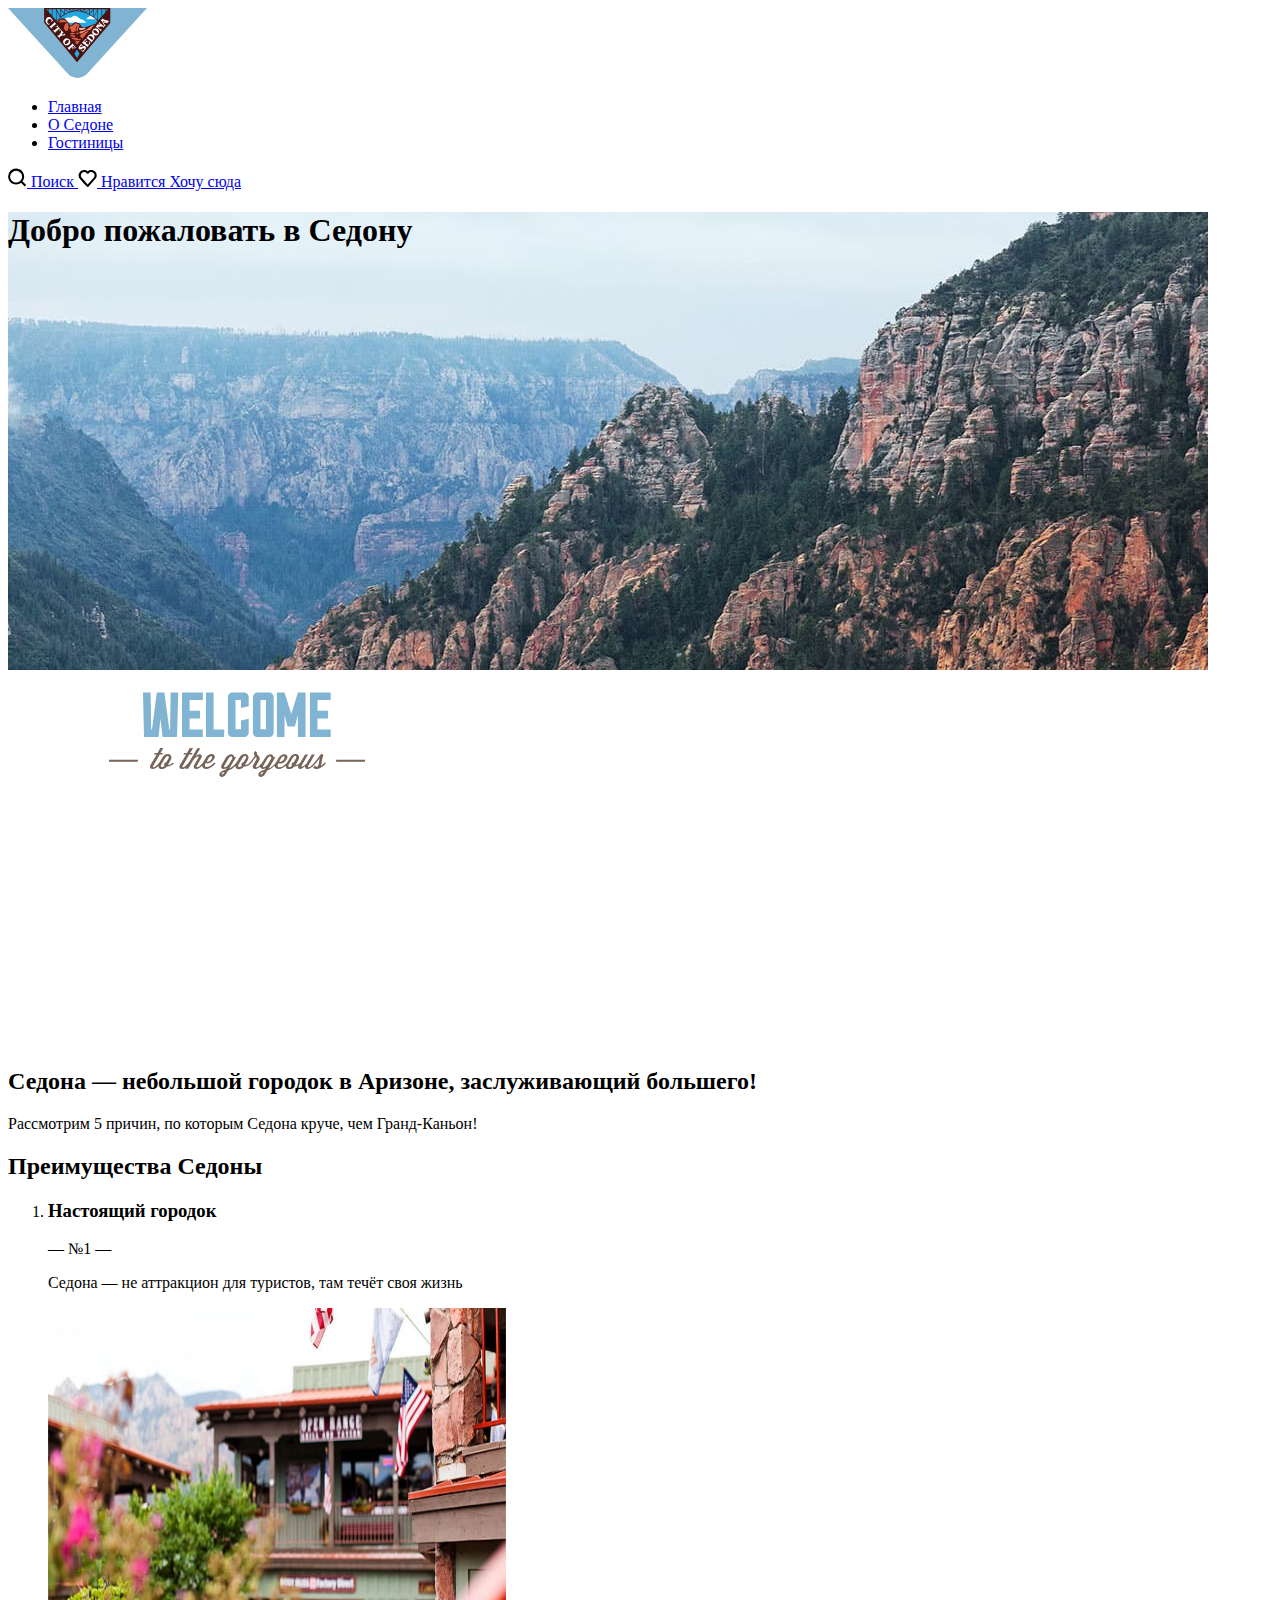
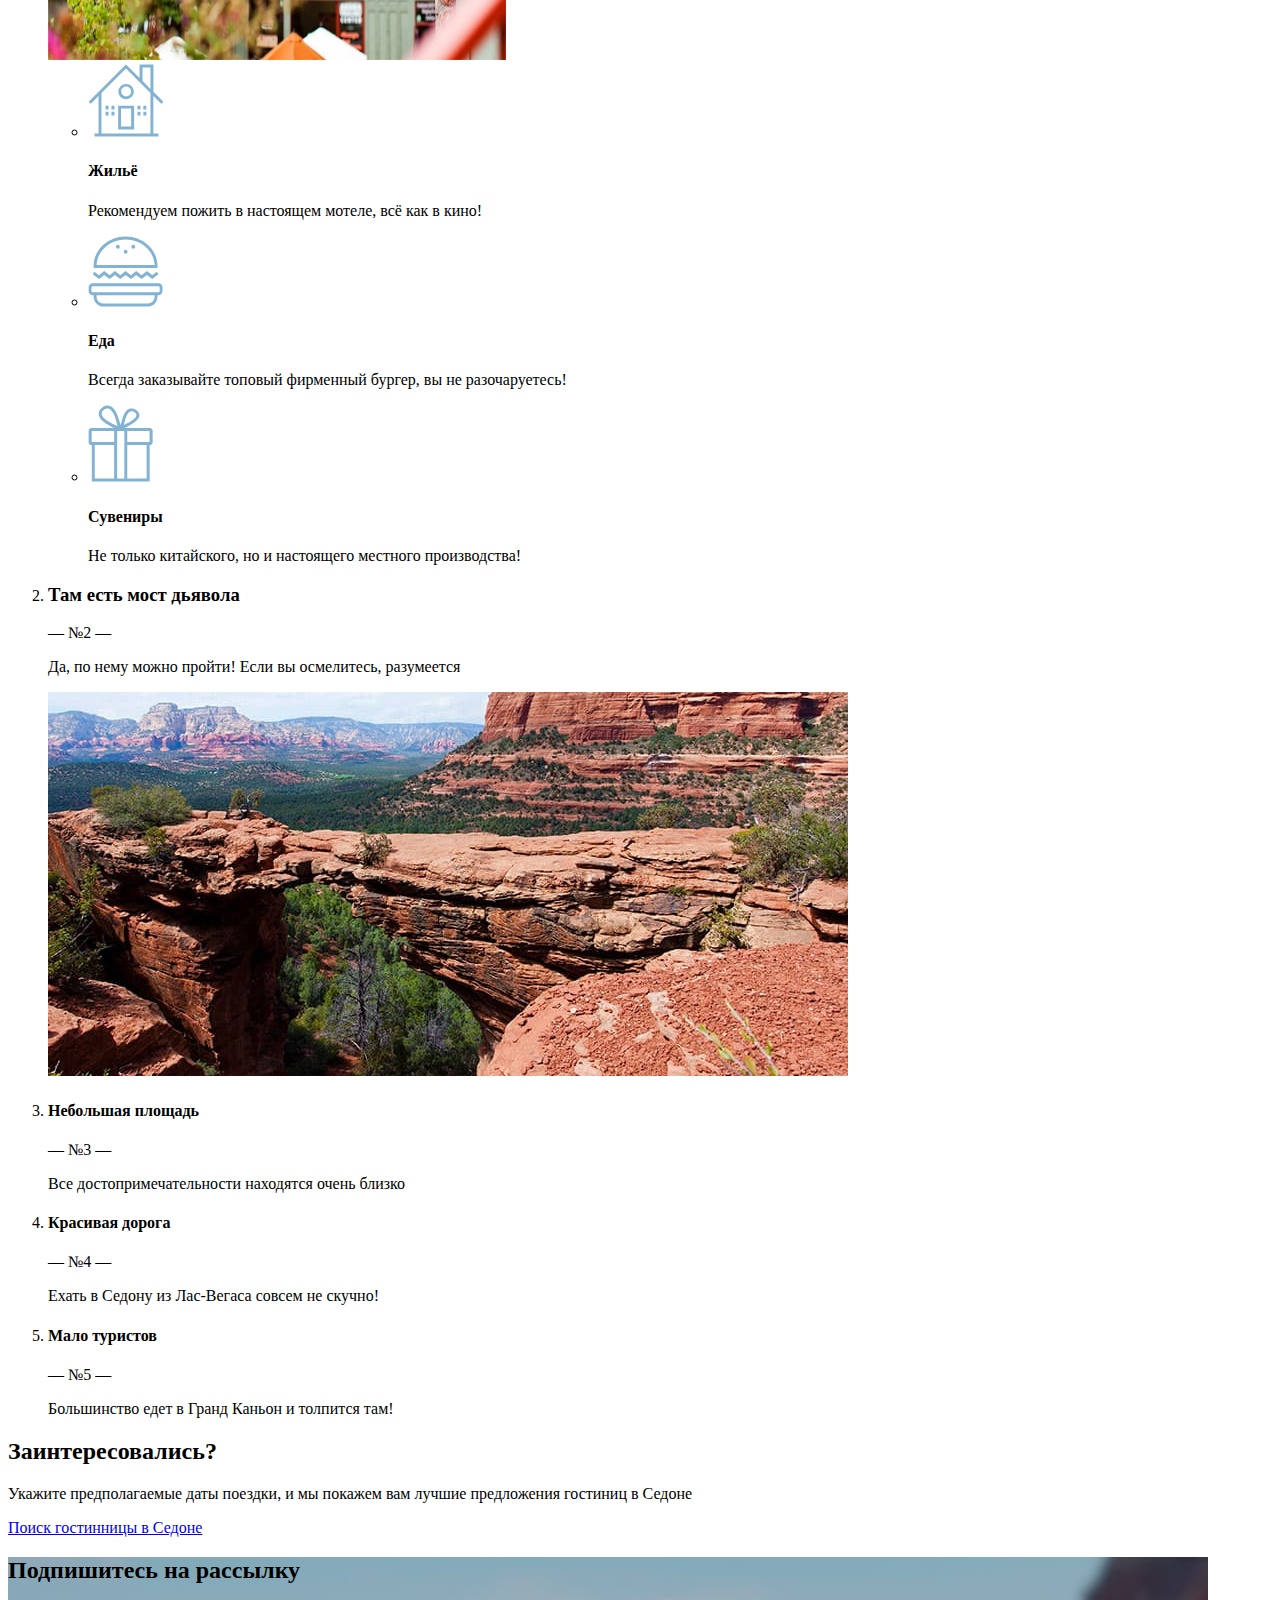
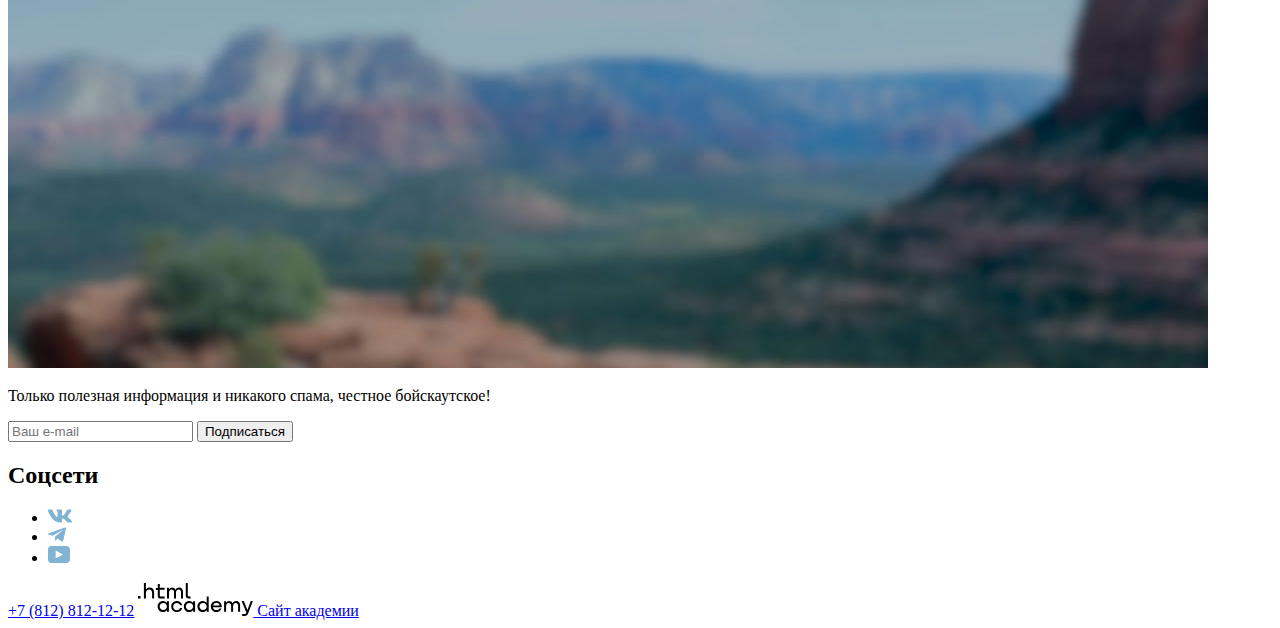
<file: 3/index.html>
<!DOCTYPE html>
<html lang="ru">
  <head>
    <meta charset="utf-8">
    <title>HTML Academy: Седона</title>
    <link rel="stylesheet" href="style.css">
    <base href="https://htmlacademy-htmlcss.github.io/2071313-sedona-34/3/">
</head>

<body>
  <header class="page-header">
    <a class="page-logo">
      <img src="images/vector/logo.svg" width="139" height="70" alt="Логотип Седона.">
    </a>
    <nav class="navigation">
      <ul class="navigation-list">
        <li class="navigation-item">
          <a class="navigation-link" href="#main.html">Главная</a>
        </li>
        <li class="navigation-item">
          <a class="navigation-link" href="#about.html">О Седоне</a>
        </li>
        <li class="navigation-item">
          <a class="navigation-link" href="#hotels.html">Гостиницы</a>
        </li>
      </ul>
    </nav>
    <a class="navigation-search" href="#">
      <span class="visually-hidden">Поиск</span>
    </a>
    <a class="navigation-like" href="#">
      <span class="visually-hidden">Нравится</span>
    </a>
    <a class="navigation-button" href="#">
      <span class="visually-hidden">Хочу сюда</span>
    </a>
  </header>

  <main class="main-index">
    <div class="main-title">
      <h1 class="visually-hidden main-background">Добро пожаловать в Седону</h1>
      <img class="logo" src="images/vector/welcome.svg" width="458" height="352" alt="Изображение с логотипом Седоны.">
    </div>

    <section class="desc">
      <h2 class="headline">
        Седона — небольшой городок в Аризоне, заслуживающий большего!
      </h2>
      <p class="preview">Рассмотрим 5 причин, по которым Седона круче, чем Гранд-Каньон!</p>
    </section>

    <section class="advantages">
      <h2 class="visually-hidden">Преимущества Седоны</h2>
      <ol class="advantages-list">
        <li class="advantages-item">
          <div class="advantages-preview">
            <h3 class="advantages-title">Настоящий городок</h3>
            <span class="advantages-desc">— №1 —</span>
            <p class="advantages-desc">Седона — не аттракцион для туристов, там течёт своя жизнь</p>
            <img src="images/town.jpg" width="458" height="352" alt="Фото домов в Седоне.">
          </div>
          <ul class="advantages-features">
            <li class="feature house-icon">
              <h4 class="feature-title">Жильё</h4>
              <p class="feature-desc">Рекомендуем пожить в настоящем мотеле, всё как в кино!</p>
            </li>
            <li class="feature food-icon">
              <h4 class="feature-title">Еда</h4>
              <p class="feature-desc">Всегда заказывайте топовый фирменный бургер, вы не разочаруетесь!</p>
            </li>
            <li class="feature present-icon">
              <h4 class="feature-title">Сувениры</h4>
              <p class="feature-desc">Не только китайского, но и настоящего местного производства!</p>
            </li>
          </ul>
        </li>
        <li class="advantages-item">
          <div class="advantages-preview">
            <h3 class="advantages-title">Там есть мост дьявола</h3>
            <span class="advantages-desc">— №2 —</span>
            <p class="advantages-desc">Да, по нему можно пройти! Если вы осмелитесь, разумеется</p>
            <img src="images/canyon.jpg" width="800" height="384" alt="Фото каньона в Седоне.">
          </div>
        </li> 
        <li class="advantages-features">
          <h4 class="feature-title">Небольшая площадь</h4>
          <span class="advantages-desc">— №3 —</span>
          <p class="feature-desc">Все достопримечательности находятся очень близко</p>
        </li>
        <li class="advantages-features">
          <h4 class="feature-title">Красивая дорога</h4>
          <span class="advantages-desc">— №4 —</span>
          <p class="feature-desc">Ехать в Седону из Лас-Вегаса совсем не скучно!</p>
        </li>
        <li class="advantages-features">
          <h4 class="feature-title">Мало туристов</h4>
          <span class="advantages-desc">— №5 —</span>
          <p class="feature-desc">Большинство едет в Гранд Каньон и толпится там!</p>
        </li>
      </ol>
    </section>

    <section class="desc-mailing">
      <h2 class="mailing">Заинтересовались?</h2>
        <p class="mailing-preview">Укажите предполагаемые даты поездки, и мы покажем вам лучшие предложения гостиниц в Седоне</p>
        <a class="search" href="#">Поиск гостинницы в Седоне</a>
    </section>

  </main>

  <footer class="page-footer">
    
    <section class="subscription">
      <h2 class="subscription-title footer-background">Подпишитесь на рассылку</h2>
      <p class="subscription-text">Только полезная информация и никакого спама, честное бойскаутское!</p>
      <form class="subscription-form" action="https://echo.htmlacademy.ru/" method="post">
        <input type="text" name="subscription-field" placeholder="Ваш e-mail">
        <button class="subscribe-button" type="submit">Подписаться</button>
      </form>
    </section>

    <section class="footer-contacts">
      <h2 class="visually-hidden">Соцсети</h2>
      <ul class="footer-list">
        <li class="footer-item">
          <a class="contact-button icon-1" href="https://vk.com/htmlacademy">
            <span class="visually-hidden">Вконтакте</span>
          </a>
        </li>
        <li class="footer-item">
          <a class="contact-button icon-2" href="https://t.me/htmlacademy">
            <span class="visually-hidden">Телеграм</span>
          </a>
        </li>
        <li class="footer-item">
          <a class="contact-button icon-3" href="https://www.youtube.com/user/htmlacademyru">
            <span class="visually-hidden">Ютуб</span>
          </a>
        </li>
      </ul>
      <a class="contact-number" href="tel:+78128121212">+7 (812) 812-12-12</a>
      <a class="main-page logo-academy" href="https://htmlacademy.ru/">
        <span class="visually-hidden">Сайт академии</span>
      </a>
    </section>

  </footer>
</body>
</html>
</file>
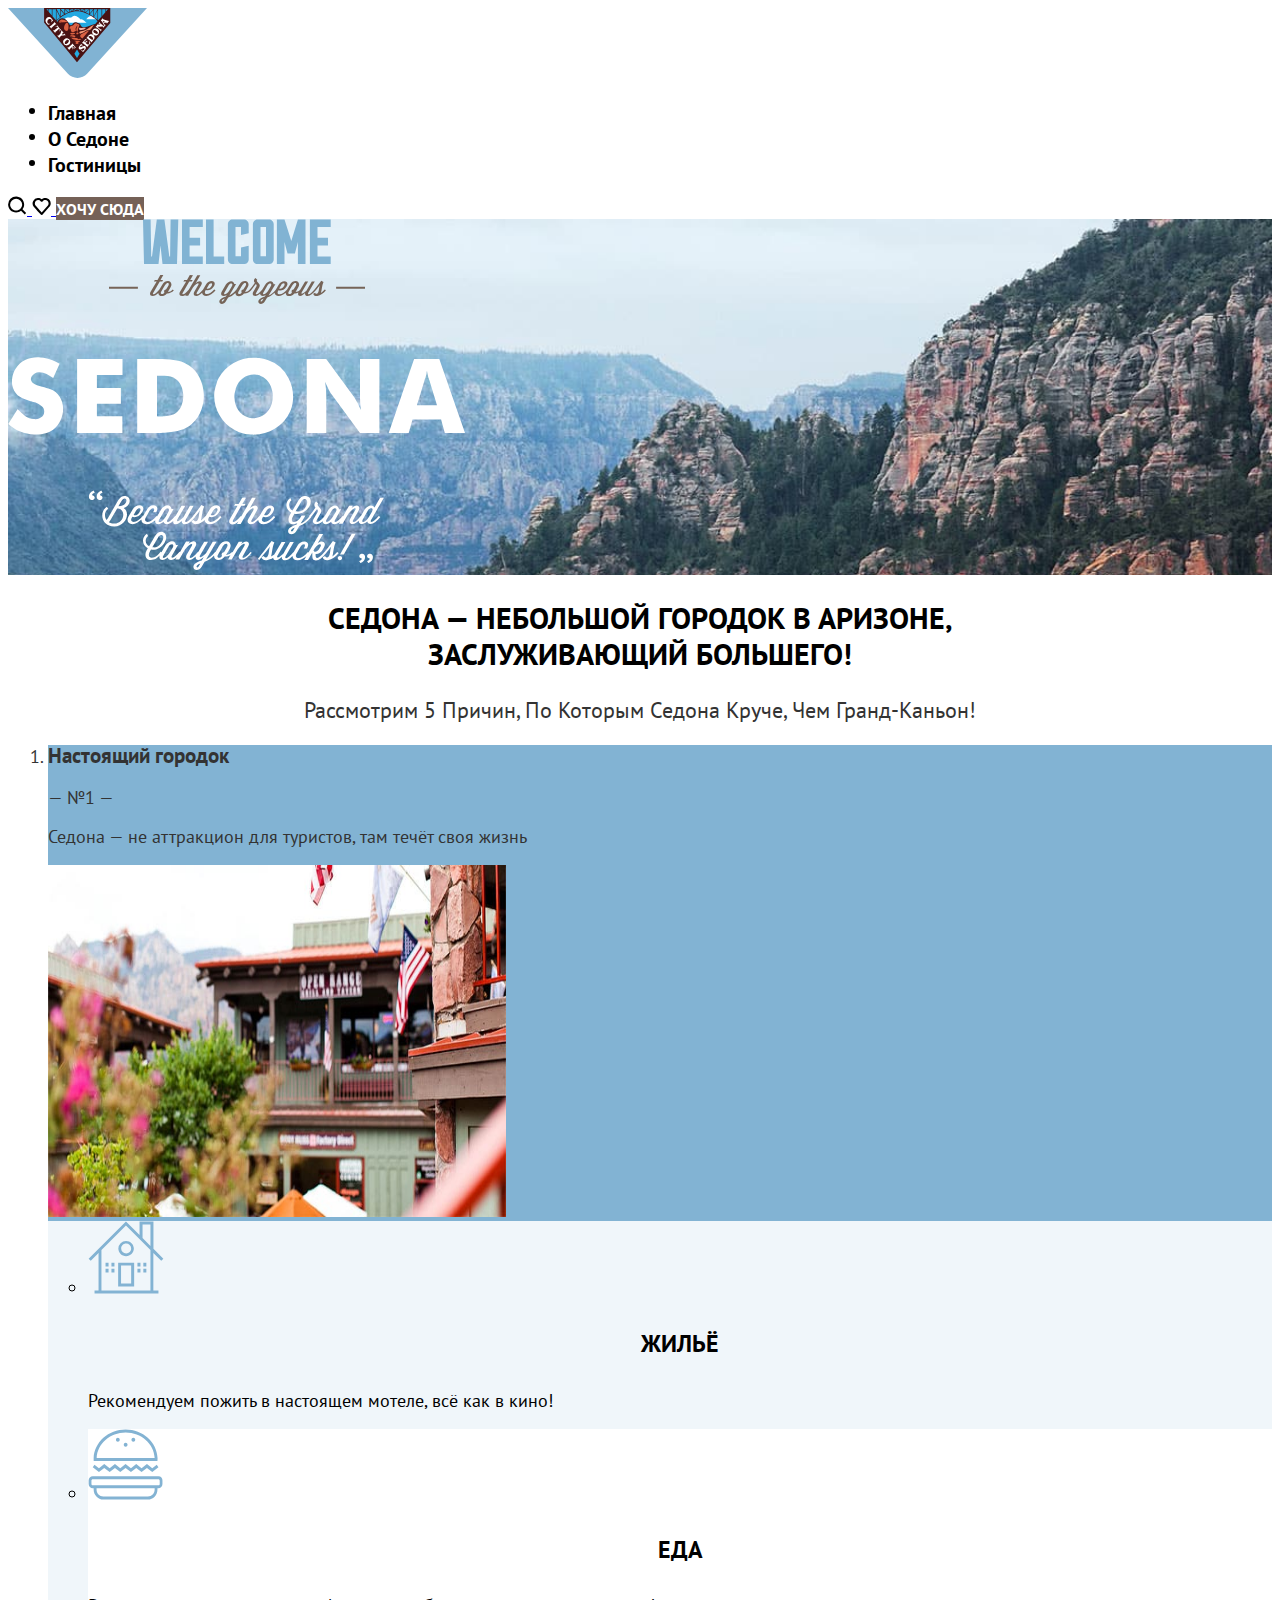
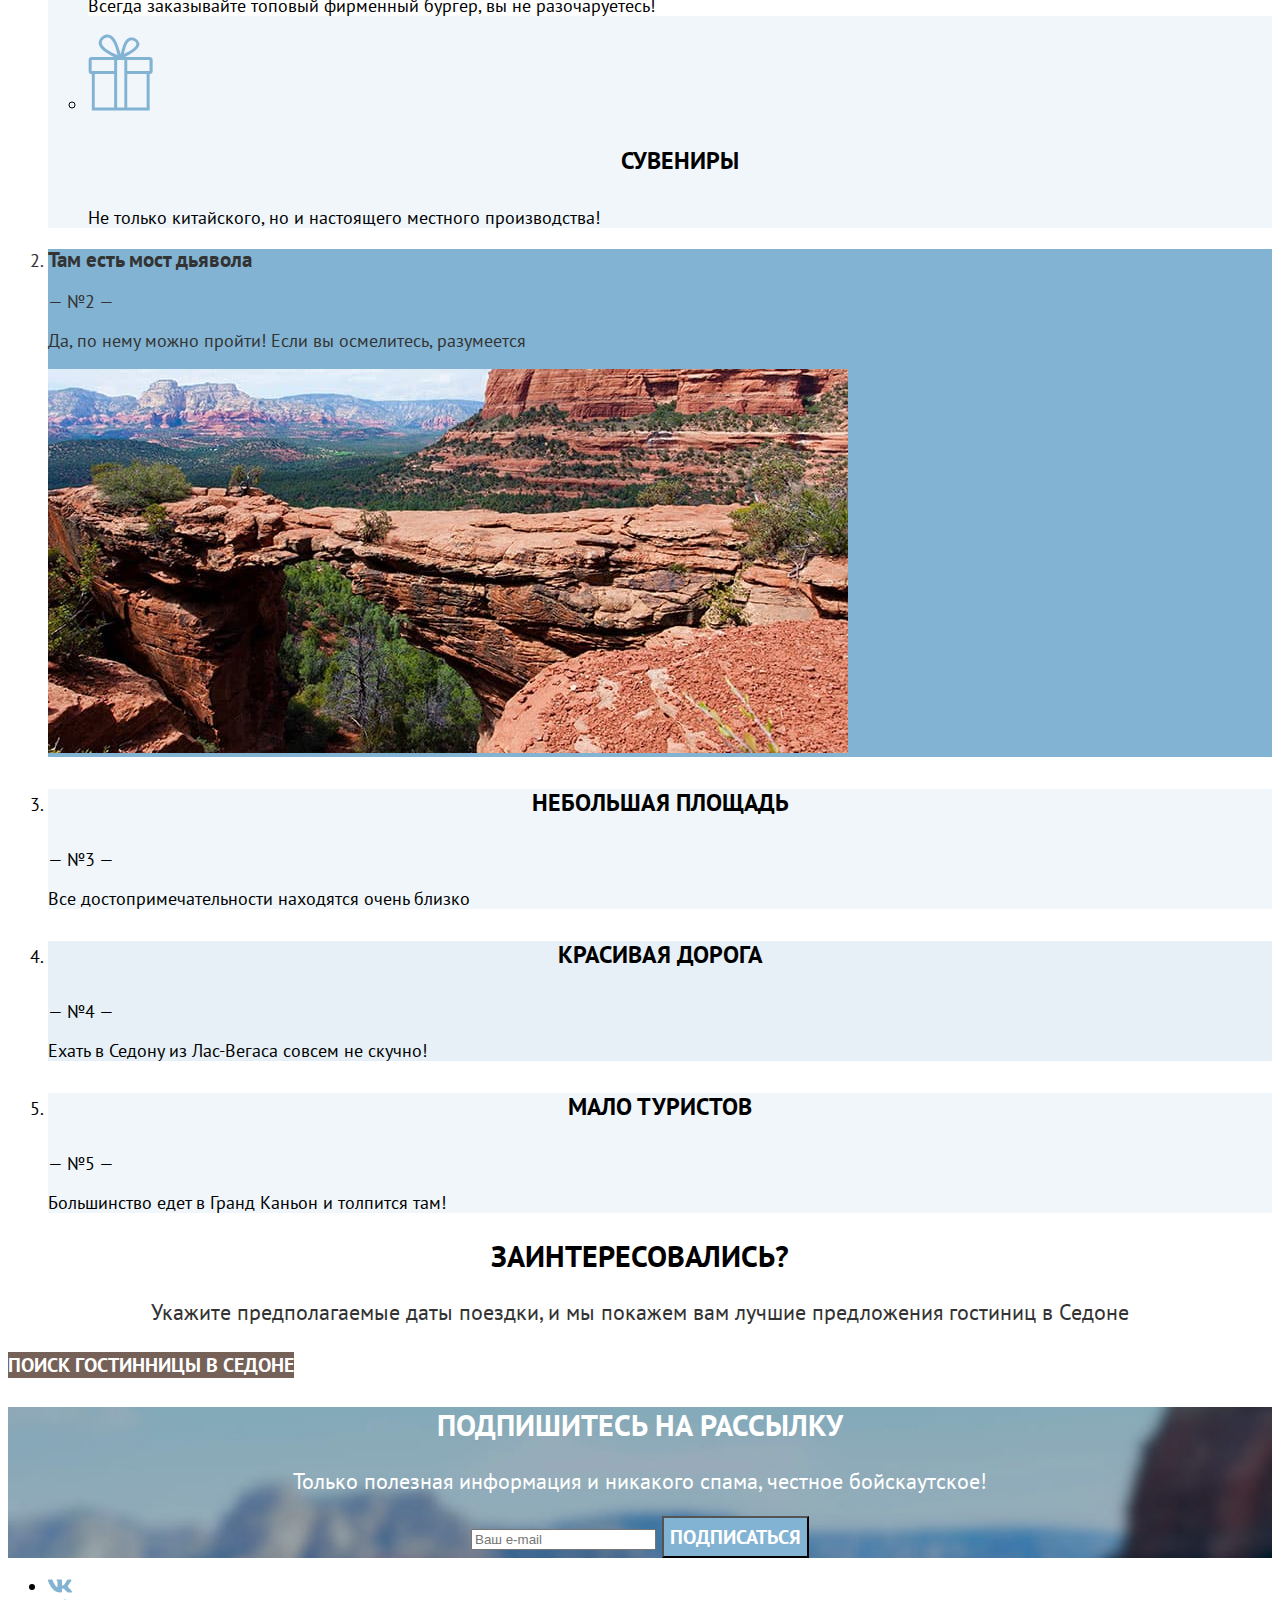
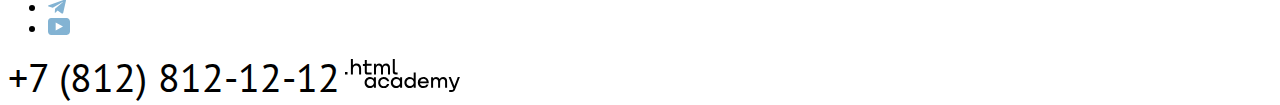
<file: 4/index.html>
<!DOCTYPE html>
<html lang="ru">

<head>
  <meta charset="utf-8">
  <title>HTML Academy: Седона</title>
  <link rel="stylesheet" href="style.css">
  <base href="https://htmlacademy-htmlcss.github.io/2071313-sedona-34/4/">
</head>

<body>
  <header class="page-header">
    <a class="page-logo">
      <img src="images/vector/logo.svg" width="139" height="70" alt="Логотип Седона.">
    </a>
    <nav class="navigation">
      <ul class="navigation-list">
        <li class="navigation-item">
          <a class="navigation-link" href="#main.html">Главная</a>
        </li>
        <li class="navigation-item">
          <a class="navigation-link" href="#about.html">О Седоне</a>
        </li>
        <li class="navigation-item">
          <a class="navigation-link" href="#hotels.html">Гостиницы</a>
        </li>
      </ul>
    </nav>
    <a class="navigation-search" href="#">
      <span class="visually-hidden">Поиск</span>
    </a>
    <a class="navigation-like" href="#">
      <span class="visually-hidden">Нравится</span>
    </a>
    <a class="navigation-button" href="#">
      <span class="navigation-text">Хочу сюда</span>
    </a>
  </header>

  <main class="main-index">
    <div class="main-title main-background">
      <h1 class="visually-hidden">Добро пожаловать в Седону</h1>
      <img class="logo" src="images/vector/welcome.svg" width="458" height="352" alt="Изображение с логотипом Седоны.">
    </div>

    <section class="desc">
      <h2 class="headline">
        Седона — небольшой городок в Аризоне,<br> заслуживающий большего!
      </h2>
      <p class="preview">Рассмотрим 5 причин, по которым Седона круче, чем Гранд-Каньон!</p>
    </section>

    <section class="advantages">
      <h2 class="visually-hidden">Преимущества Седоны</h2>
      <ol class="advantages-list">
        <li class="advantages-item">
          <div class="advantages-preview">
            <h3 class="advantages-title">Настоящий городок</h3>
            <span class="advantages-desc">— №1 —</span>
            <p class="advantages-desc">Седона — не аттракцион для туристов, там течёт своя жизнь</p>
            <img src="images/town.jpg" width="458" height="352" alt="Фото домов в Седоне.">
          </div>
          <ul class="advantages-features">
            <li class="feature house-icon">
              <h4 class="feature-title">Жильё</h4>
              <p class="feature-desc">Рекомендуем пожить в настоящем мотеле, всё как в кино!</p>
            </li>
            <li class="feature food-icon">
              <h4 class="feature-title">Еда</h4>
              <p class="feature-desc">Всегда заказывайте топовый фирменный бургер, вы не разочаруетесь!</p>
            </li>
            <li class="feature present-icon">
              <h4 class="feature-title">Сувениры</h4>
              <p class="feature-desc">Не только китайского, но и настоящего местного производства!</p>
            </li>
          </ul>
        </li>
        <li class="advantages-item">
          <div class="advantages-preview">
            <h3 class="advantages-title">Там есть мост дьявола</h3>
            <span class="advantages-desc">— №2 —</span>
            <p class="advantages-desc">Да, по нему можно пройти! Если вы осмелитесь, разумеется</p>
            <img src="images/canyon.jpg" width="800" height="384" alt="Фото каньона в Седоне.">
          </div>
        </li>
        <li class="advantages-features">
          <h4 class="feature-title">Небольшая площадь</h4>
          <span class="advantages-desc">— №3 —</span>
          <p class="feature-desc">Все достопримечательности находятся очень близко</p>
        </li>
        <li class="advantages-features advantages-color">
          <h4 class="feature-title">Красивая дорога</h4>
          <span class="advantages-desc">— №4 —</span>
          <p class="feature-desc">Ехать в Седону из Лас-Вегаса совсем не скучно!</p>
        </li>
        <li class="advantages-features">
          <h4 class="feature-title">Мало туристов</h4>
          <span class="advantages-desc">— №5 —</span>
          <p class="feature-desc">Большинство едет в Гранд Каньон и толпится там!</p>
        </li>
      </ol>
    </section>

    <section class="desc-mailing">
      <h2 class="mailing">Заинтересовались?</h2>
      <p class="mailing-preview">Укажите предполагаемые даты поездки, и мы покажем вам лучшие предложения гостиниц в
        Седоне</p>
      <a class="search" href="#">Поиск гостинницы в Седоне</a>
    </section>

  </main>

  <footer class="page-footer">

    <section class="subscription footer-background">
      <h2 class="subscription-title">Подпишитесь на рассылку</h2>
      <p class="subscription-text">Только полезная информация и никакого спама, честное бойскаутское!</p>
      <form class="subscription-form" action="https://echo.htmlacademy.ru/" method="post">
        <input type="text" name="subscription-field" placeholder="Ваш e-mail">
        <button class="subscribe-button" type="submit">Подписаться</button>
      </form>
    </section>

    <section class="footer-contacts">
      <h2 class="visually-hidden">Соцсети</h2>
      <ul class="footer-list">
        <li class="footer-item">
          <a class="contact-button icon-1" href="https://vk.com/htmlacademy">
            <span class="visually-hidden">Вконтакте</span>
          </a>
        </li>
        <li class="footer-item">
          <a class="contact-button icon-2" href="https://t.me/htmlacademy">
            <span class="visually-hidden">Телеграм</span>
          </a>
        </li>
        <li class="footer-item">
          <a class="contact-button icon-3" href="https://www.youtube.com/user/htmlacademyru">
            <span class="visually-hidden">Ютуб</span>
          </a>
        </li>
      </ul>
      <a class="contact-number" href="tel:+78128121212">+7 (812) 812-12-12</a>
      <a class="main-page logo-academy" href="https://htmlacademy.ru/">
        <span class="visually-hidden">Сайт академии</span>
      </a>
    </section>

  </footer>
</body>

</html>
</file>
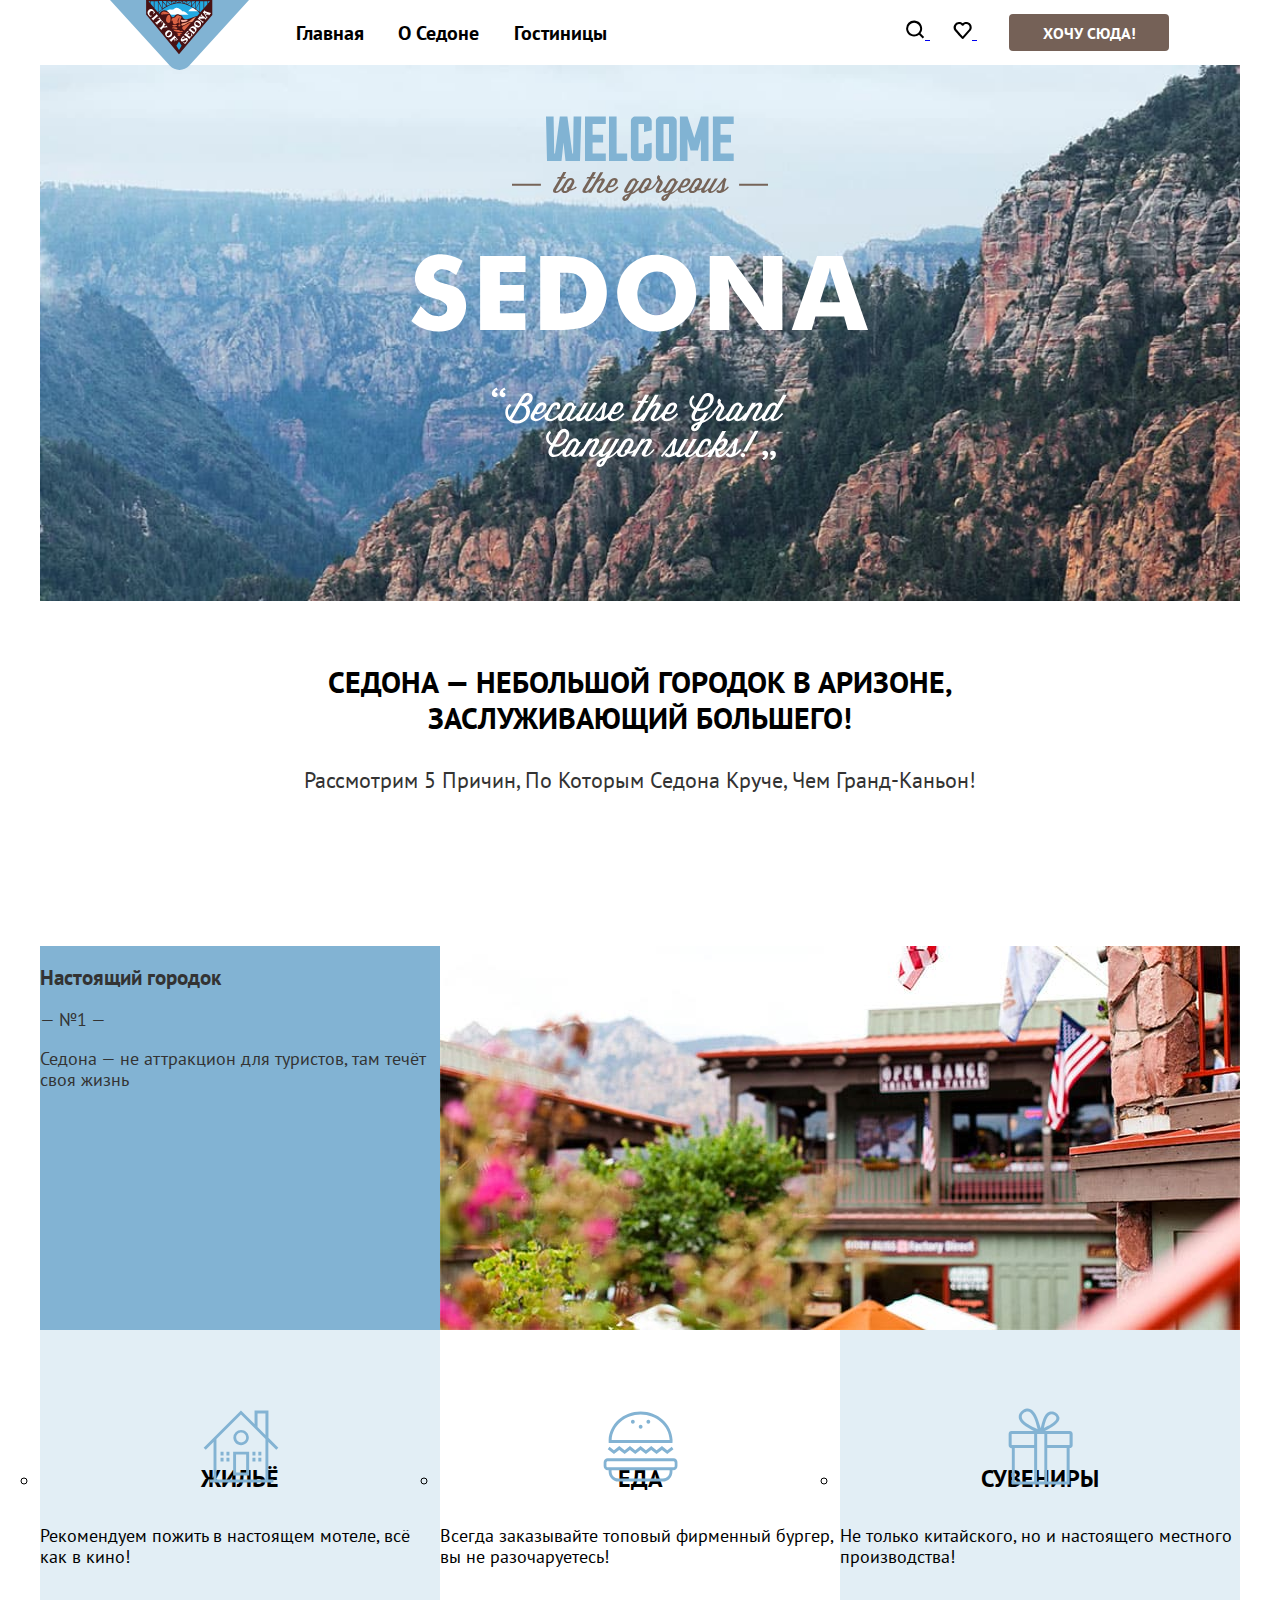
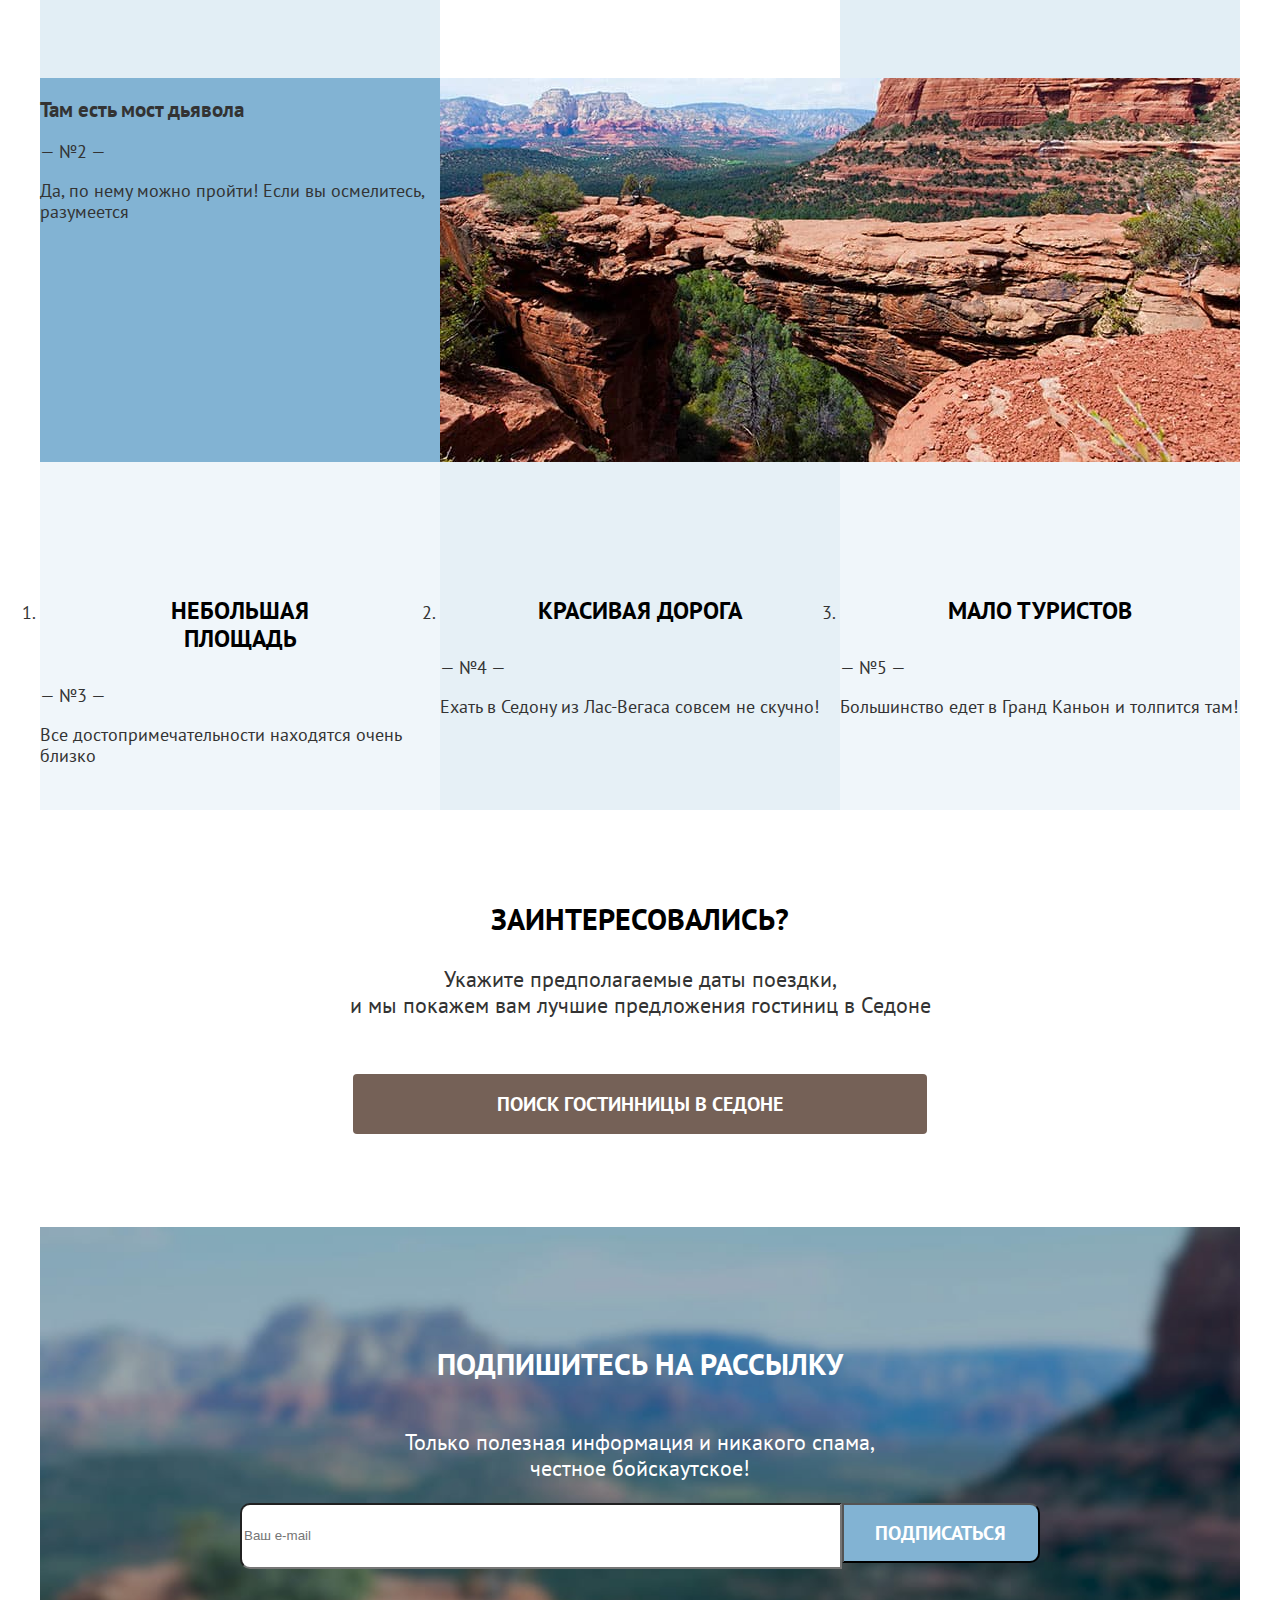
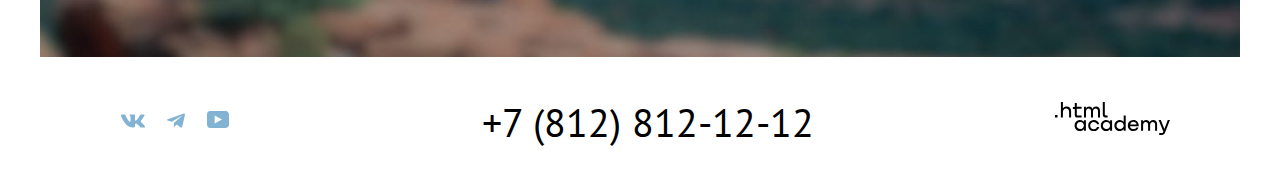
<file: 5/index.html>
<!DOCTYPE html>
<html lang="ru">

<head>
  <meta charset="utf-8">
  <title>HTML Academy: Седона</title>
  <link rel="stylesheet" href="style.css">
  <base href="https://htmlacademy-htmlcss.github.io/2071313-sedona-34/5/">
</head>

<body>
  <div class="container">
    <header class="page-header">
      <a class="page-logo">
        <img src="images/vector/logo.svg" width="139" height="70" alt="Логотип Седона.">
      </a>
      <nav class="navigation">
        <ul class="navigation-list">
          <li class="navigation-item navigation-item-main">
            <a class="navigation-link" href="index.html">Главная</a>
          </li>
          <li class="navigation-item navigation-item-about">
            <a class="navigation-link" href="#about.html">О Седоне</a>
          </li>
          <li class="navigation-item navigation-item-hotel">
            <a class="navigation-link" href="#hotels.html">Гостиницы</a>
          </li>
        </ul>
      </nav>
      <div class="navigation-ikon">
        <a class="navigation-search" href="#">
          <span class="visually-hidden">Поиск</span>
        </a>
        <a class="navigation-like" href="#">
          <span class="visually-hidden">Нравится</span>
        </a>
        <a class="navigation-button" href="#">
          <span class="navigation-text">Хочу сюда!</span>
        </a>
      </div>
    </header>

    <main class="main-index main-container">
      <div class="main-title main-background">
        <h1 class="visually-hidden">Добро пожаловать в Седону</h1>
        <img class="logo" src="images/vector/welcome.svg" width="458" height="352"
          alt="Изображение с логотипом Седоны.">
      </div>

      <section class="desc">
        <h2 class="headline">
          Седона — небольшой городок в Аризоне,<br> заслуживающий большего!
        </h2>
        <p class="preview">Рассмотрим 5 причин, по которым Седона круче, чем Гранд-Каньон!</p>
      </section>

      <section class="advantages">
        <h2 class="visually-hidden">Преимущества Седоны</h2>
        <ol class="advantages-list">
          <li class="advantages-item advantages-block">
            <div class="advantages-preview">
              <h3 class="advantages-title">Настоящий городок</h3>
              <span class="advantages-desc">— №1 —</span>
              <p class="advantages-desc">Седона — не аттракцион для туристов, там течёт своя жизнь</p>
            </div>
            <img src="images/town.jpg" width="800" height="384" alt="Фото домов в Седоне.">
            <ul class="advantages-features">
              <li class="feature house-icon">
                <h4 class="feature-title">Жильё</h4>
                <p class="feature-desc">Рекомендуем пожить в настоящем мотеле, всё как в кино!</p>
              </li>
              <li class="feature food-icon">
                <h4 class="feature-title">Еда</h4>
                <p class="feature-desc">Всегда заказывайте топовый фирменный бургер, вы не разочаруетесь!</p>
              </li>
              <li class="feature present-icon">
                <h4 class="feature-title">Сувениры</h4>
                <p class="feature-desc">Не только китайского, но и настоящего местного производства!</p>
              </li>
            </ul>
          </li>
          <li class="advantages-item advantages-block">
            <div class="advantages-preview">
              <h3 class="advantages-title">Там есть мост дьявола</h3>
              <span class="advantages-desc">— №2 —</span>
              <p class="advantages-desc">Да, по нему можно пройти! Если вы осмелитесь, разумеется</p>
            </div>
            <img src="images/canyon.jpg" width="800" height="384" alt="Фото каньона в Седоне.">
          </li>
          <li class="advantages-item advantages-component">
            <h4 class="feature-title">Небольшая<br> площадь</h4>
            <span class="advantages-desc">— №3 —</span>
            <p class="feature-desc">Все достопримечательности находятся очень близко</p>
          </li>
          <li class="advantages-item advantages-component advantages-color">
            <h4 class="feature-title">Красивая дорога</h4>
            <span class="advantages-desc">— №4 —</span>
            <p class="feature-desc">Ехать в Седону из Лас-Вегаса совсем не скучно!</p>
          </li>
          <li class="advantages-item advantages-component">
            <h4 class="feature-title">Мало туристов</h4>
            <span class="advantages-desc">— №5 —</span>
            <p class="feature-desc">Большинство едет в Гранд Каньон и толпится там!</p>
          </li>
        </ol>
      </section>

      <section class="desc-mailing">
        <h2 class="mailing">Заинтересовались?</h2>
        <p class="mailing-preview">Укажите предполагаемые даты поездки,<br> и мы покажем вам лучшие предложения гостиниц
          в
          Седоне</p>
        <a class="search" href="#">
          <span class="search-text">Поиск гостинницы в Седоне</span>
        </a>
      </section>

    </main>

    <footer class="page-footer">

      <div class="page-footer-container">
        <section class="subscription footer-background">
          <h2 class="subscription-title">Подпишитесь на рассылку</h2>
          <p class="subscription-text">Только полезная информация и никакого спама,<br> честное бойскаутское!</p>
          <form class="subscription-form" action="https://echo.htmlacademy.ru/" method="post">
            <input type="text" name="subscription-field" placeholder="Ваш e-mail" class="input-text">
            <button class="subscribe-button" type="submit">Подписаться</button>
          </form>
        </section>

        <section class="footer-contacts">
          <h2 class="visually-hidden">Соцсети</h2>
          <ul class="footer-list">
            <li class="footer-item-1">
              <a class="contact-button icon-1" href="https://vk.com/htmlacademy">
                <span class="visually-hidden">Вконтакте</span>
              </a>
            </li>
            <li class="footer-item-2">
              <a class="contact-button icon-2" href="https://t.me/htmlacademy">
                <span class="visually-hidden">Телеграм</span>
              </a>
            </li>
            <li class="footer-item-3">
              <a class="contact-button icon-3" href="https://www.youtube.com/user/htmlacademyru">
                <span class="visually-hidden">Ютуб</span>
              </a>
            </li>
          </ul>
          <a class="contact-number" href="tel:+78128121212">+7 (812) 812-12-12</a>
          <a class="main-page logo-academy" href="https://htmlacademy.ru/">
            <span class="visually-hidden">Сайт академии</span>
          </a>
        </section>
      </div>

    </footer>
  </div>
</body>

</html>
</file>
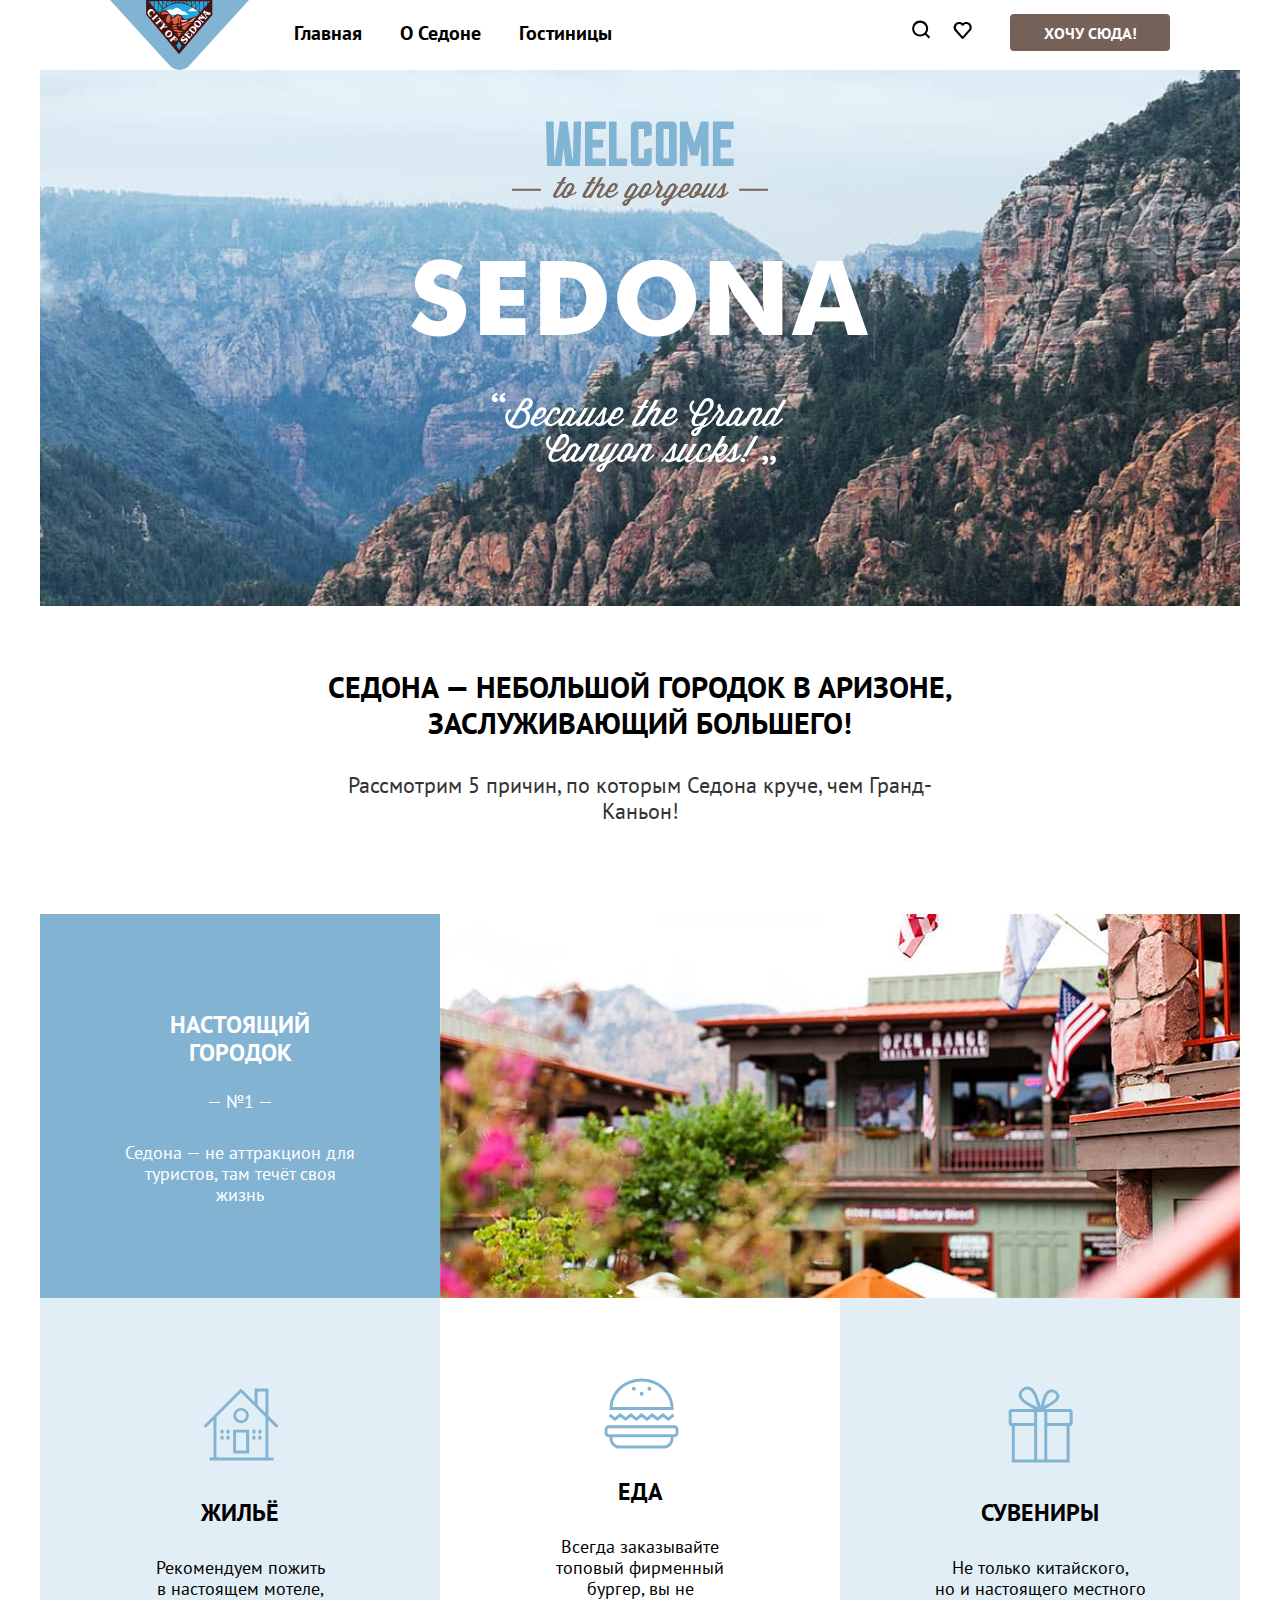
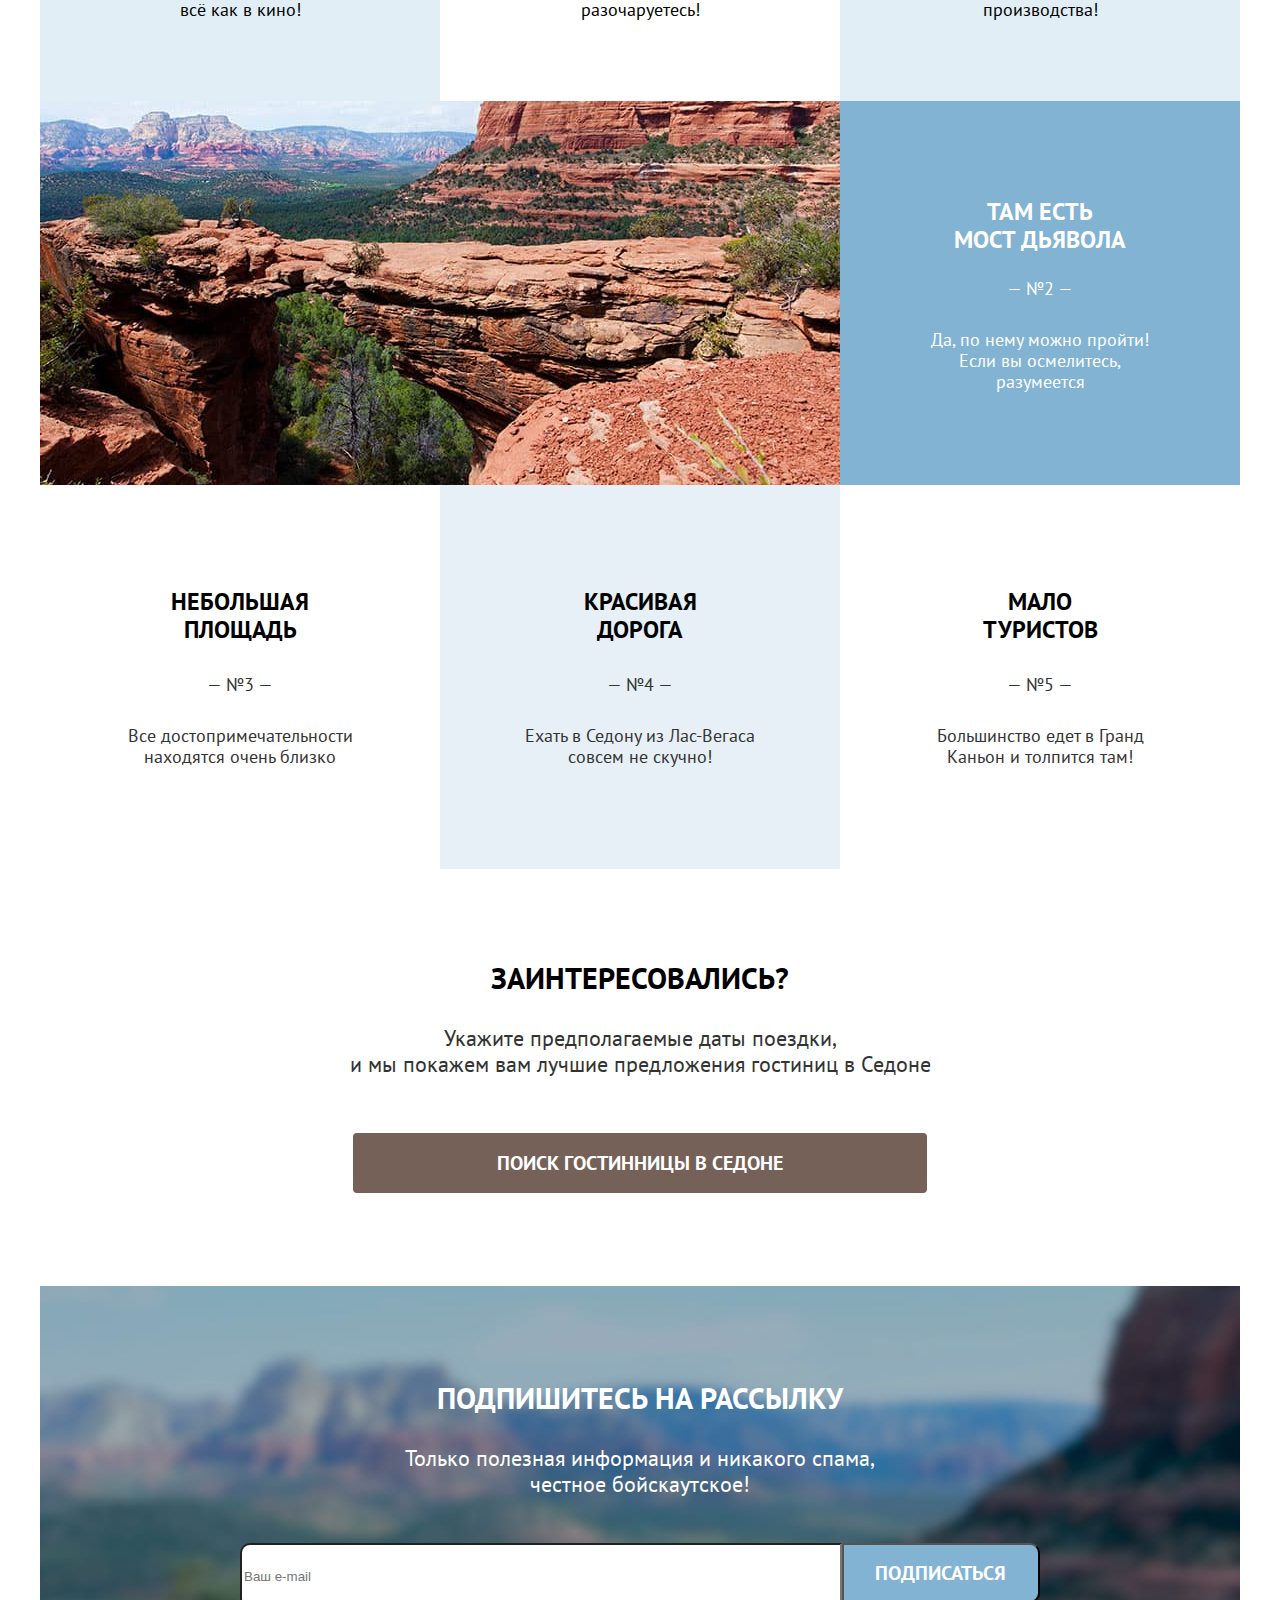
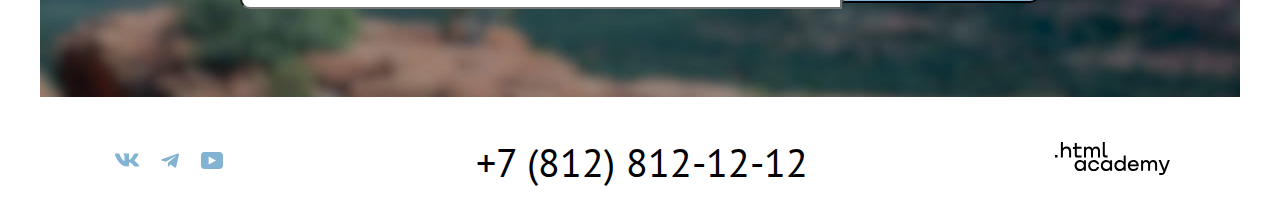
<file: 6/index.html>
<!DOCTYPE html>
<html lang="ru">

<head>
  <meta charset="utf-8">
  <title>HTML Academy: Седона</title>
  <link rel="stylesheet" href="style.css">
  <base href="https://htmlacademy-htmlcss.github.io/2071313-sedona-34/6/">
</head>

<body>
  <div class="container">
    <header class="page-header">
      <a class="page-logo" href="#">
        <img src="images/vector/logo.svg" width="139" height="70" alt="Логотип Седона.">
      </a>
      <nav class="navigation">
        <ul class="navigation-list">
          <li class="navigation-item navigation-item-main">
            <a class="navigation-link" href="index.html">Главная</a>
          </li>
          <li class="navigation-item navigation-item-about">
            <a class="navigation-link" href="#about.html">О Седоне</a>
          </li>
          <li class="navigation-item navigation-item-hotel">
            <a class="navigation-link" href="#hotels.html">Гостиницы</a>
          </li>
        </ul>
      </nav>
      <div class="navigation-ikon">
        <a class="navigation-search" href="#">
          <span class="visually-hidden">Поиск</span>
        </a>
        <a class="navigation-like" href="#">
          <span class="visually-hidden">Нравится</span>
        </a>
        <a class="navigation-button" href="#">
          <span class="navigation-text">Хочу сюда!</span>
        </a>
      </div>
    </header>

    <main class="main-index main-container">
      <div class="main-title main-background">
        <h1 class="visually-hidden">Добро пожаловать в Седону</h1>
        <img class="logo" src="images/vector/welcome.svg" width="458" height="352"
          alt="Изображение с логотипом Седоны.">
      </div>

      <section class="desc">
        <h2 class="headline">
          Седона — небольшой городок в Аризоне,<br> заслуживающий большего!
        </h2>
        <p class="preview">Рассмотрим 5 причин, по которым Седона круче, чем Гранд-Каньон!</p>
      </section>

      <section class="advantages">
        <h2 class="visually-hidden">Преимущества Седоны</h2>
        <ol class="advantages-list">
          <li class="advantages-block">
            <div class="advantages-preview">
              <h3 class="advantages-title">Настоящий городок</h3>
              <span class="advantages-desc">— №1 —</span>
              <p class="feature-desc">Седона — не аттракцион для туристов, там течёт своя жизнь</p>
            </div>
            <img src="images/town.jpg" width="800" height="384" alt="Фото домов в Седоне.">
            <ul class="advantages-features">
              <li class="feature house-icon">
                <h4 class="feature-title">Жильё</h4>
                <p class="feature-desc">Рекомендуем пожить<br> в настоящем мотеле,<br> всё как в кино!</p>
              </li>
              <li class="feature food-icon">
                <h4 class="feature-title">Еда</h4>
                <p class="feature-desc">Всегда заказывайте<br> топовый фирменный бургер, вы не разочаруетесь!</p>
              </li>
              <li class="feature present-icon">
                <h4 class="feature-title">Сувениры</h4>
                <p class="feature-desc">Не только китайского,<br> но и настоящего местного производства!</p>
              </li>
            </ul>
          </li>
          <li class="advantages-block-1">
            <div class="advantages-preview">
              <h3 class="advantages-title">Там есть<br> мост дьявола</h3>
              <span class="advantages-desc">— №2 —</span>
              <p class="feature-desc">Да, по нему можно пройти! Если вы осмелитесь, разумеется</p>
            </div>
            <img src="images/canyon.jpg" width="800" height="384" alt="Фото каньона в Седоне.">
          </li>
          <li class="advantages-item advantages-component">
            <h4 class="feature-title">Небольшая<br> площадь</h4>
            <span class="advantages-desc">— №3 —</span>
            <p class="feature-desc">Все достопримечательности находятся очень близко</p>
          </li>
          <li class="advantages-item advantages-component advantages-color">
            <h4 class="feature-title">Красивая<br> дорога</h4>
            <span class="advantages-desc">— №4 —</span>
            <p class="feature-desc">Ехать в Седону из Лас-Вегаса совсем не скучно!</p>
          </li>
          <li class="advantages-item advantages-component">
            <h4 class="feature-title">Мало<br> туристов</h4>
            <span class="advantages-desc">— №5 —</span>
            <p class="feature-desc">Большинство едет в Гранд Каньон и толпится там!</p>
          </li>
        </ol>
      </section>

      <section class="desc-mailing">
        <h2 class="mailing">Заинтересовались?</h2>
        <p class="mailing-preview">Укажите предполагаемые даты поездки,<br> и мы покажем вам лучшие предложения гостиниц
          в
          Седоне</p>
        <a class="search" href="#">
          <span class="search-text">Поиск гостинницы в Седоне</span>
        </a>
      </section>

    </main>

    <footer class="page-footer">

      <div class="page-footer-container">
        <section class="subscription footer-background">
          <h2 class="subscription-title">Подпишитесь на рассылку</h2>
          <p class="subscription-text">Только полезная информация и никакого спама,<br> честное бойскаутское!</p>
          <form class="subscription-form" action="https://echo.htmlacademy.ru/" method="post">
            <input type="text" name="subscription-field" placeholder="Ваш e-mail" class="input-text">
            <button class="subscribe-button" type="submit">Подписаться</button>
          </form>
        </section>

        <section class="footer-contacts">
          <h2 class="visually-hidden">Соцсети</h2>
          <ul class="footer-list">
            <li class="footer-item-1">
              <a class="contact-button icon-1" href="https://vk.com/htmlacademy">
                <span class="visually-hidden">Вконтакте</span>
              </a>
            </li>
            <li class="footer-item-2">
              <a class="contact-button icon-2" href="https://t.me/htmlacademy">
                <span class="visually-hidden">Телеграм</span>
              </a>
            </li>
            <li class="footer-item-3">
              <a class="contact-button icon-3" href="https://www.youtube.com/user/htmlacademyru">
                <span class="visually-hidden">Ютуб</span>
              </a>
            </li>
          </ul>
          <a class="contact-number" href="tel:+78128121212">+7 (812) 812-12-12</a>
          <a class="main-page logo-academy" href="https://htmlacademy.ru/">
            <span class="visually-hidden">Сайт академии</span>
          </a>
        </section>
      </div>

    </footer>
  </div>
</body>

</html>
</file>
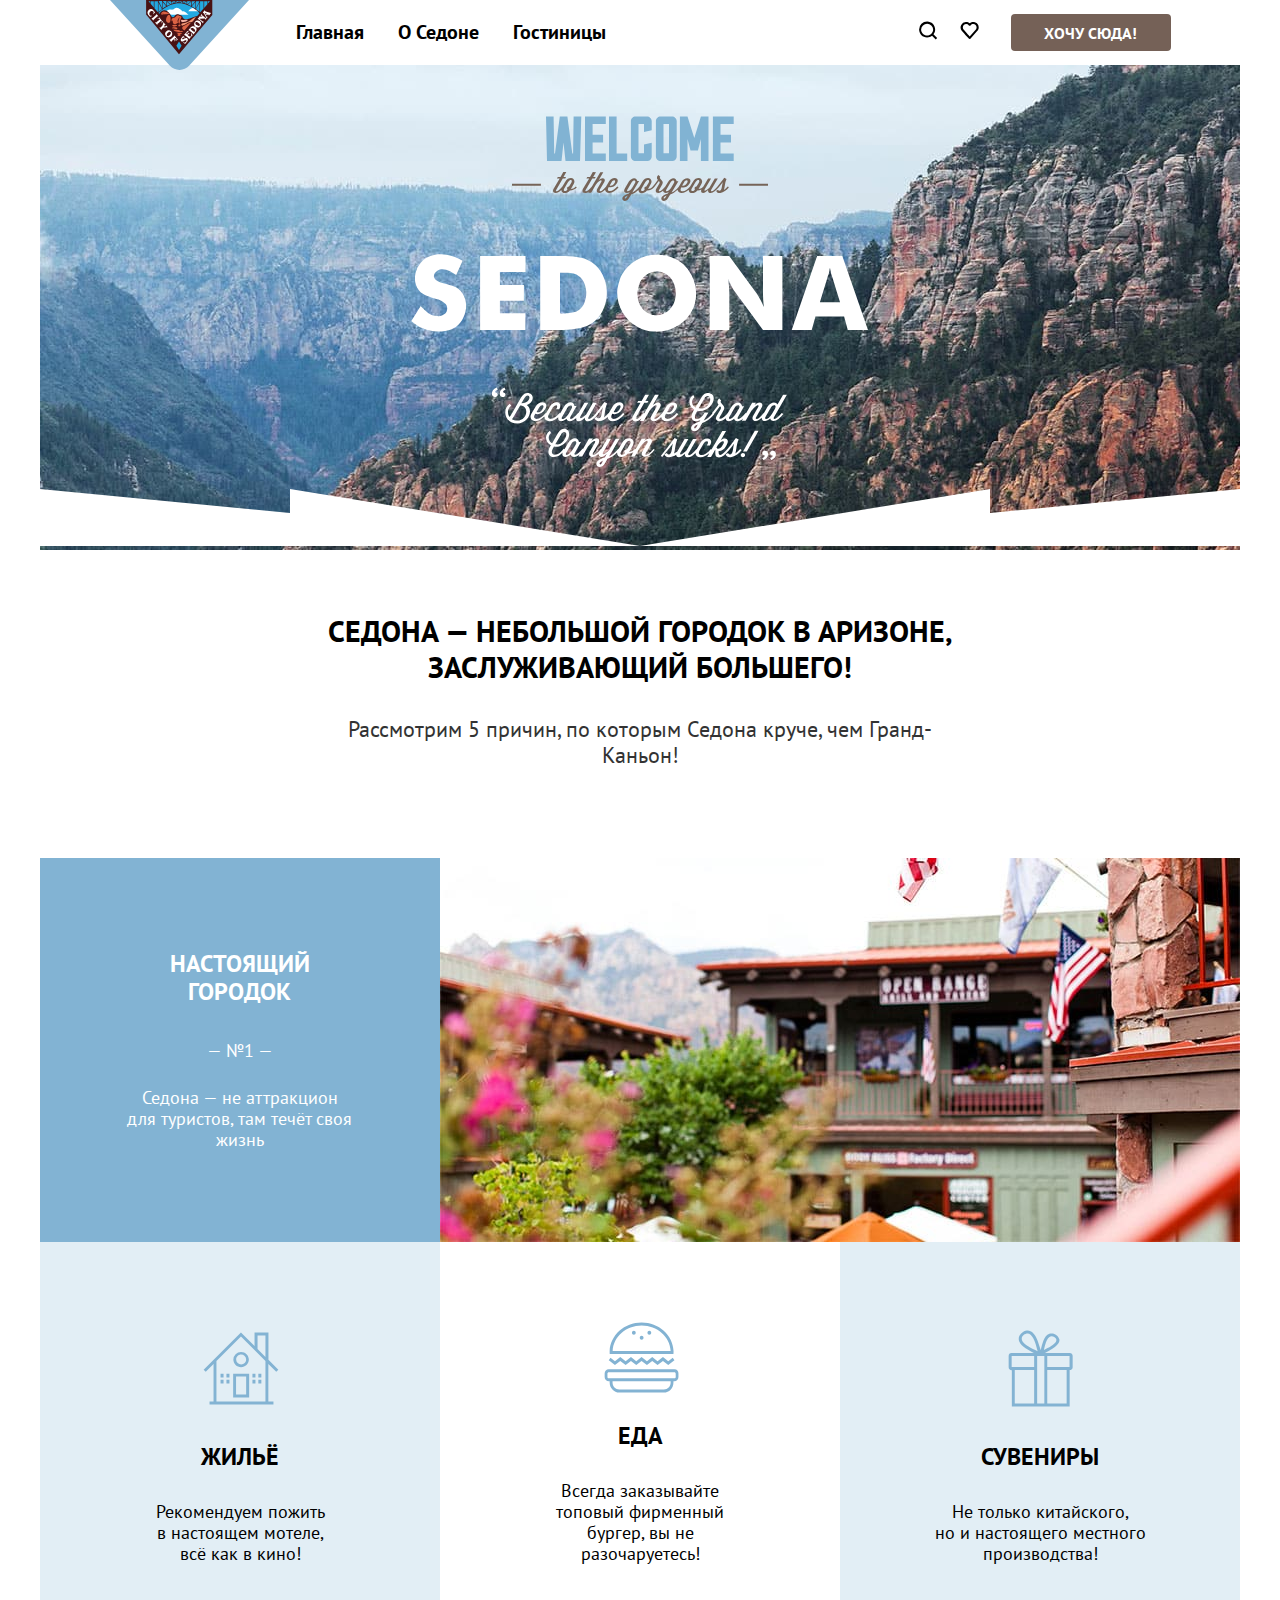
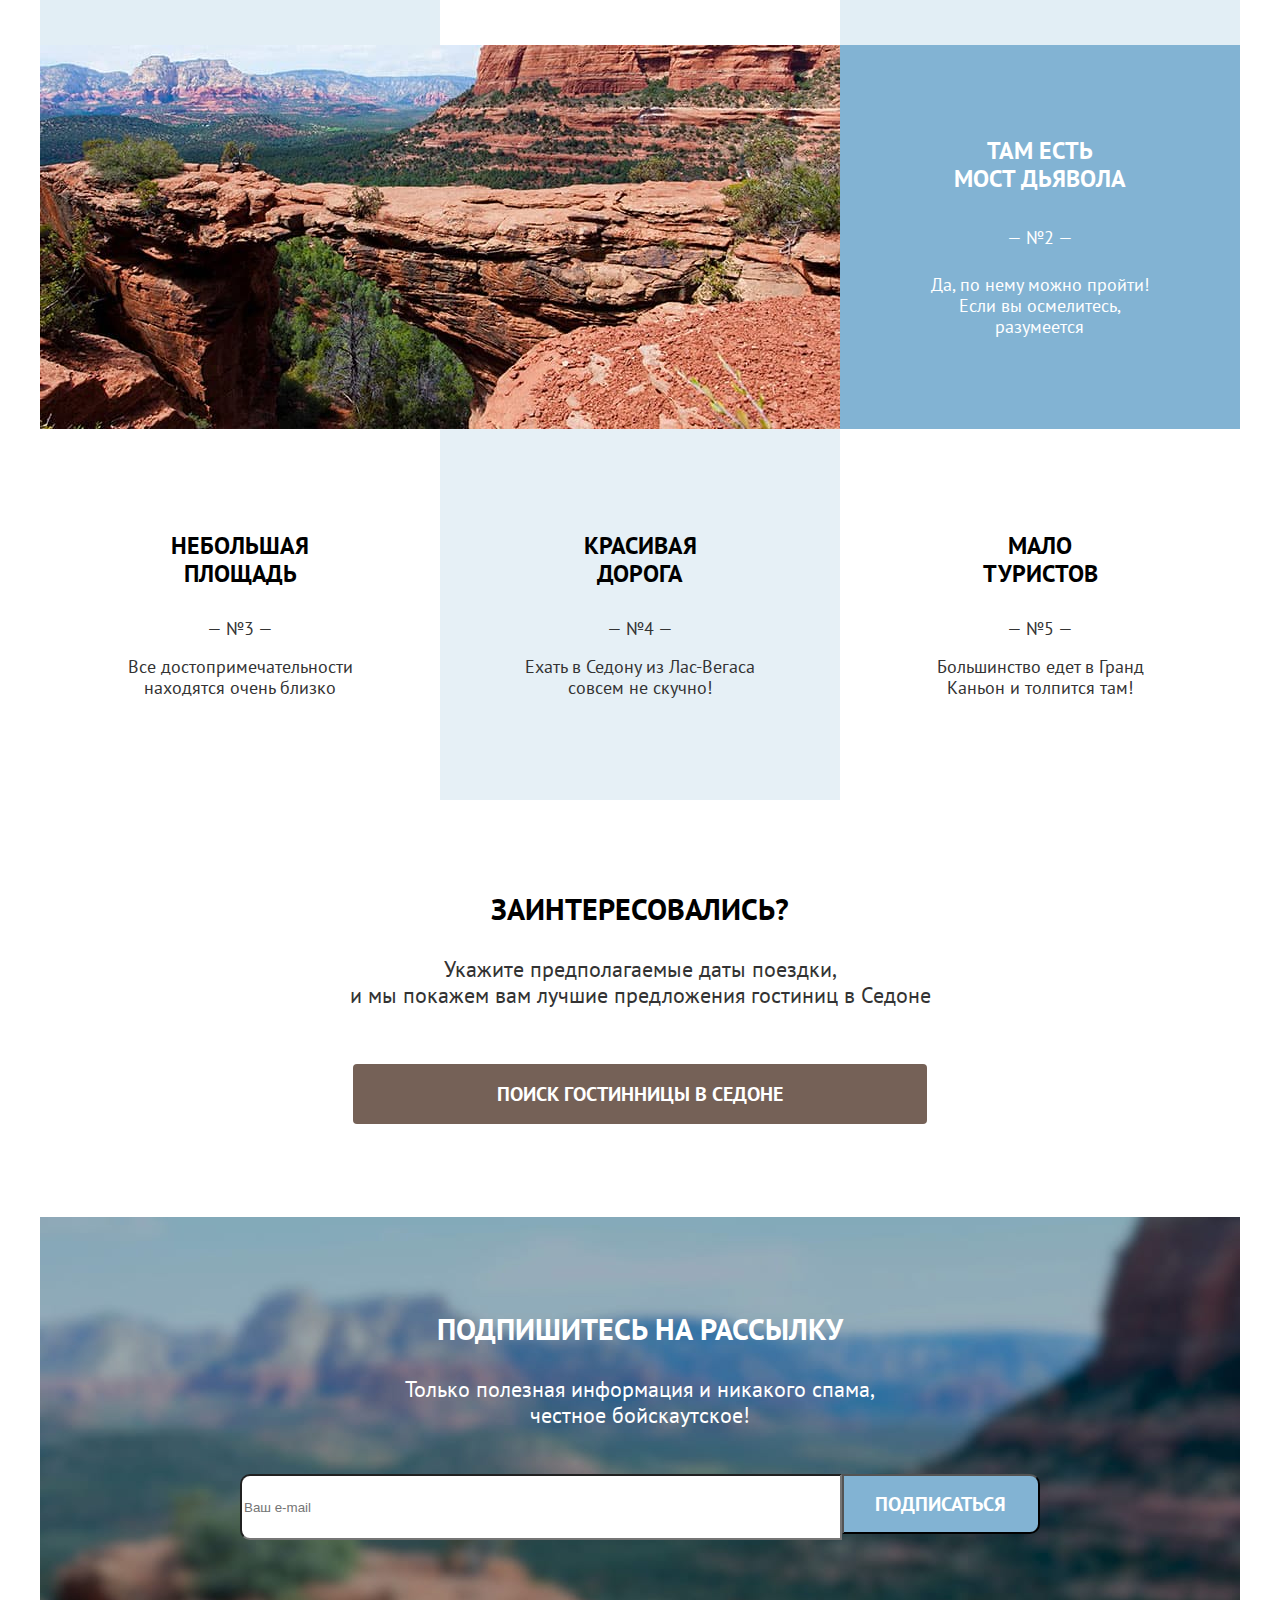
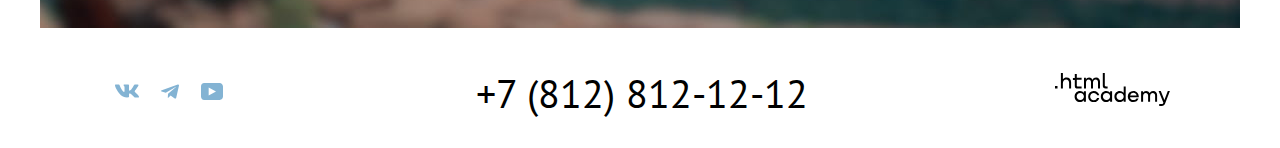
<file: 7/index.html>
<!DOCTYPE html>
<html lang="ru">

<head>
  <meta charset="utf-8">
  <title>HTML Academy: Седона</title>
  <link rel="stylesheet" href="style.css">
  <base href="https://htmlacademy-htmlcss.github.io/2071313-sedona-34/7/">
</head>

<body>
  <div class="container">
    <header class="page-header">
      <a class="page-logo" href="#">
        <img src="images/vector/logo.svg" width="139" height="70" alt="Логотип Седона.">
      </a>
      <nav class="navigation">
        <ul class="navigation-list">
          <li class="navigation-item navigation-item-main">
            <a class="navigation-link" href="index.html">Главная</a>
          </li>
          <li class="navigation-item navigation-item-about">
            <a class="navigation-link" href="#about.html">О Седоне</a>
          </li>
          <li class="navigation-item navigation-item-hotel">
            <a class="navigation-link" href="#hotels.html">Гостиницы</a>
          </li>
        </ul>
      </nav>
      <div class="navigation-icon">
        <a class="navigation-search" href="#">
          <span class="visually-hidden">Поиск</span>
        </a>
        <a class="navigation-like" href="#">
          <span class="visually-hidden">Нравится</span>
        </a>
        <a class="navigation-button" href="#">
          <span class="navigation-text">Хочу сюда!</span>
        </a>
      </div>
    </header>

    <main class="main-index main-container">
      <div class="main-title main-background">
        <h1 class="visually-hidden">Добро пожаловать в Седону</h1>
        <img class="logo" src="images/vector/welcome.svg" width="458" height="352"
          alt="Изображение с логотипом Седоны.">
      </div>

      <section class="desc">
        <h2 class="headline">
          Седона — небольшой городок в Аризоне,<br> заслуживающий большего!
        </h2>
        <p class="preview">Рассмотрим 5 причин, по которым Седона круче, чем Гранд-Каньон!</p>
      </section>

      <section class="advantages">
        <h2 class="visually-hidden">Преимущества Седоны</h2>
        <ol class="advantages-list">
          <li class="advantages-block">
            <div class="advantages-preview">
              <h3 class="advantages-title">Настоящий городок</h3>
              <span class="advantages-desc">— №1 —</span>
              <p class="feature-desc">Седона — не аттракцион для туристов, там течёт своя жизнь</p>
            </div>
            <img src="images/town.jpg" width="800" height="384" alt="Фото домов в Седоне.">
            <ul class="advantages-features">
              <li class="feature house-icon">
                <h4 class="feature-title">Жильё</h4>
                <p class="feature-desc">Рекомендуем пожить<br> в настоящем мотеле,<br> всё как в кино!</p>
              </li>
              <li class="feature food-icon">
                <h4 class="feature-title">Еда</h4>
                <p class="feature-desc">Всегда заказывайте<br> топовый фирменный бургер, вы не разочаруетесь!</p>
              </li>
              <li class="feature present-icon">
                <h4 class="feature-title">Сувениры</h4>
                <p class="feature-desc">Не только китайского,<br> но и настоящего местного производства!</p>
              </li>
            </ul>
          </li>
          <li class="advantages-block-1">
            <div class="advantages-preview">
              <h3 class="advantages-title">Там есть<br> мост дьявола</h3>
              <span class="advantages-desc">— №2 —</span>
              <p class="feature-desc">Да, по нему можно пройти! Если вы осмелитесь, разумеется</p>
            </div>
            <img src="images/canyon.jpg" width="800" height="384" alt="Фото каньона в Седоне.">
          </li>
          <li class="advantages-item advantages-component">
            <h4 class="feature-title">Небольшая<br> площадь</h4>
            <span class="advantages-desc">— №3 —</span>
            <p class="feature-desc">Все достопримечательности находятся очень близко</p>
          </li>
          <li class="advantages-item advantages-component advantages-color">
            <h4 class="feature-title">Красивая<br> дорога</h4>
            <span class="advantages-desc">— №4 —</span>
            <p class="feature-desc">Ехать в Седону из Лас-Вегаса совсем не скучно!</p>
          </li>
          <li class="advantages-item advantages-component">
            <h4 class="feature-title">Мало<br> туристов</h4>
            <span class="advantages-desc">— №5 —</span>
            <p class="feature-desc">Большинство едет в Гранд Каньон и толпится там!</p>
          </li>
        </ol>
      </section>

      <section class="desc-mailing">
        <h2 class="mailing">Заинтересовались?</h2>
        <p class="mailing-preview">Укажите предполагаемые даты поездки,<br> и мы покажем вам лучшие предложения гостиниц
          в
          Седоне</p>
        <a class="search" href="#">
          <span class="search-text">Поиск гостинницы в Седоне</span>
        </a>
      </section>

    </main>

    <footer class="page-footer">

      <div class="page-footer-container">
        <section class="subscription footer-background">
          <h2 class="subscription-title">Подпишитесь на рассылку</h2>
          <p class="subscription-text">Только полезная информация и никакого спама,<br> честное бойскаутское!</p>
          <form class="subscription-form" action="https://echo.htmlacademy.ru/" method="post">
            <input type="text" name="subscription-field" placeholder="Ваш e-mail" class="input-text">
            <button class="subscribe-button" type="submit">Подписаться</button>
          </form>
        </section>

        <section class="footer-contacts">
          <h2 class="visually-hidden">Соцсети</h2>
          <ul class="footer-list">
            <li class="footer-item-1">
              <a class="contact-button icon-1" href="https://vk.com/htmlacademy">
                <span class="visually-hidden">Вконтакте</span>
              </a>
            </li>
            <li class="footer-item-2">
              <a class="contact-button icon-2" href="https://t.me/htmlacademy">
                <span class="visually-hidden">Телеграм</span>
              </a>
            </li>
            <li class="footer-item-3">
              <a class="contact-button icon-3" href="https://www.youtube.com/user/htmlacademyru">
                <span class="visually-hidden">Ютуб</span>
              </a>
            </li>
          </ul>
          <a class="contact-number" href="tel:+78128121212">+7 (812) 812-12-12</a>
          <a class="main-page logo-academy" href="https://htmlacademy.ru/">
            <span class="visually-hidden">Сайт академии</span>
          </a>
        </section>
      </div>

    </footer>
  </div>
</body>

</html>
</file>
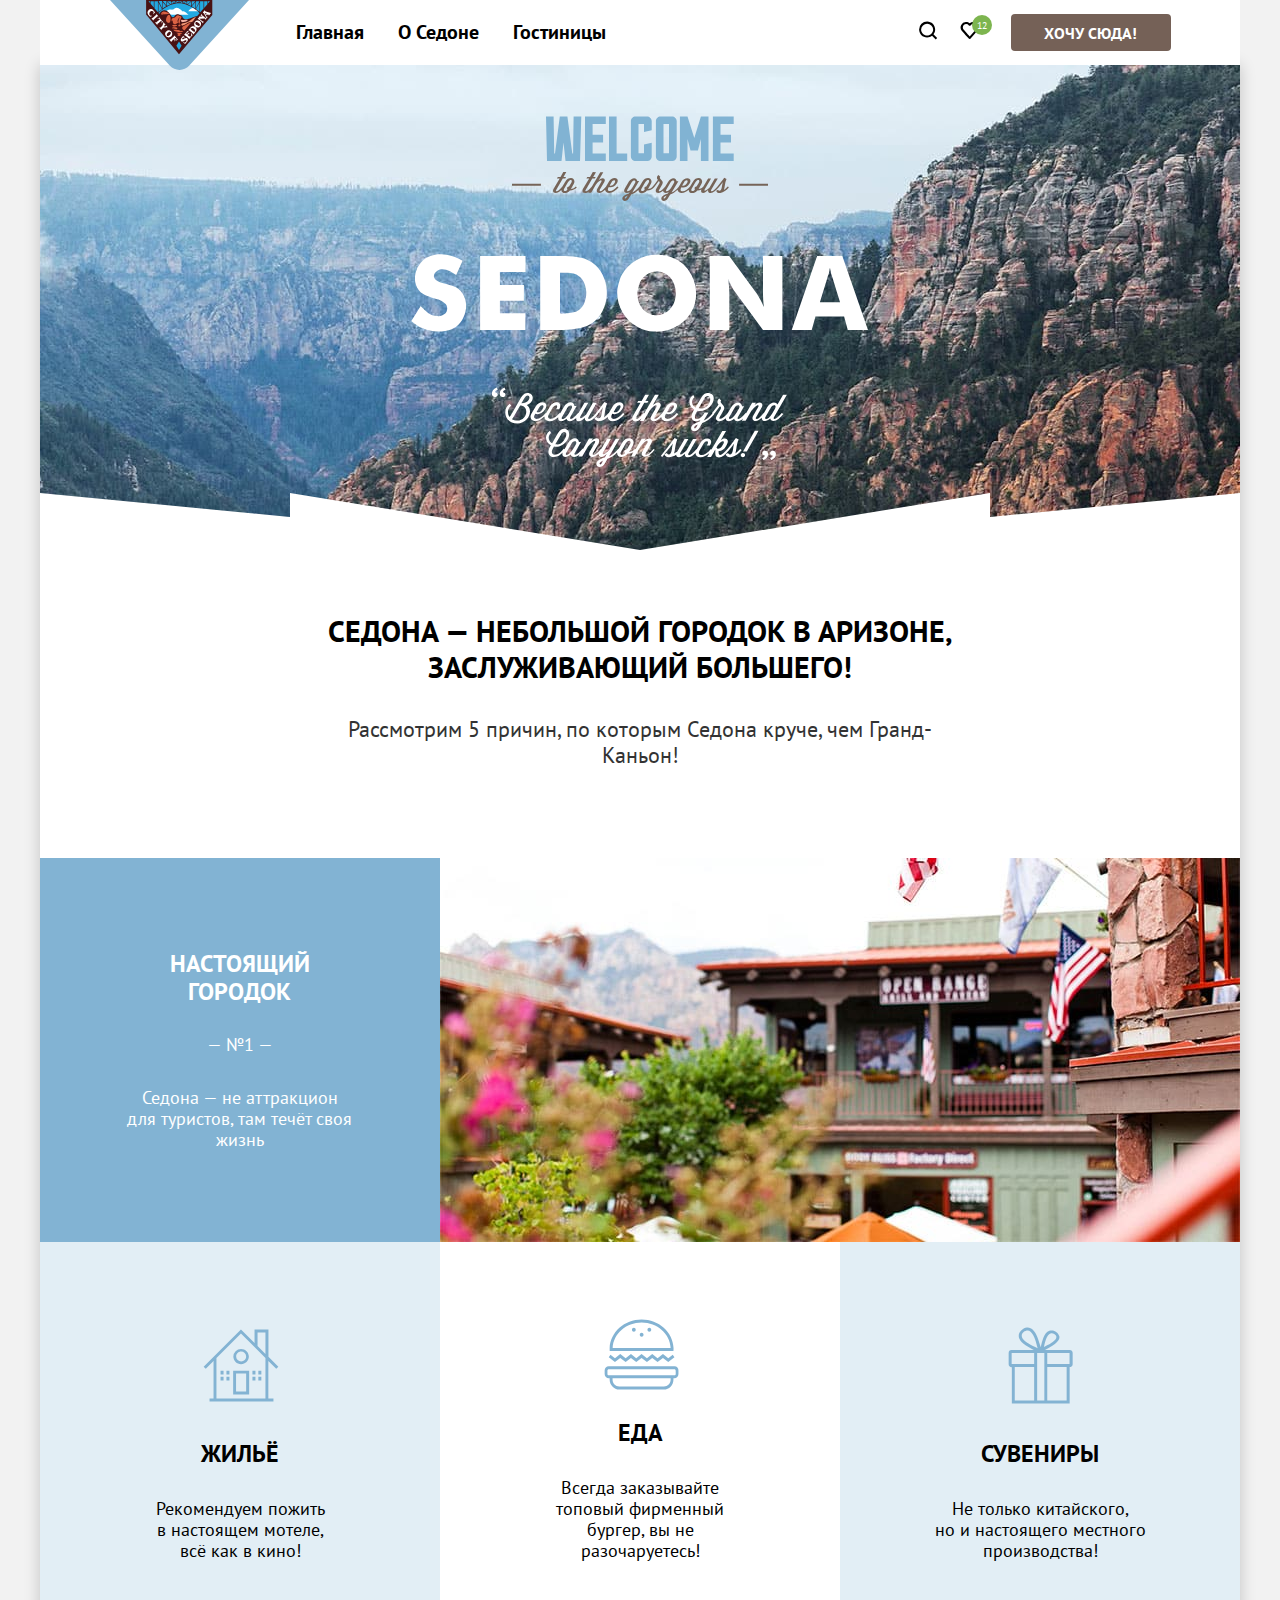
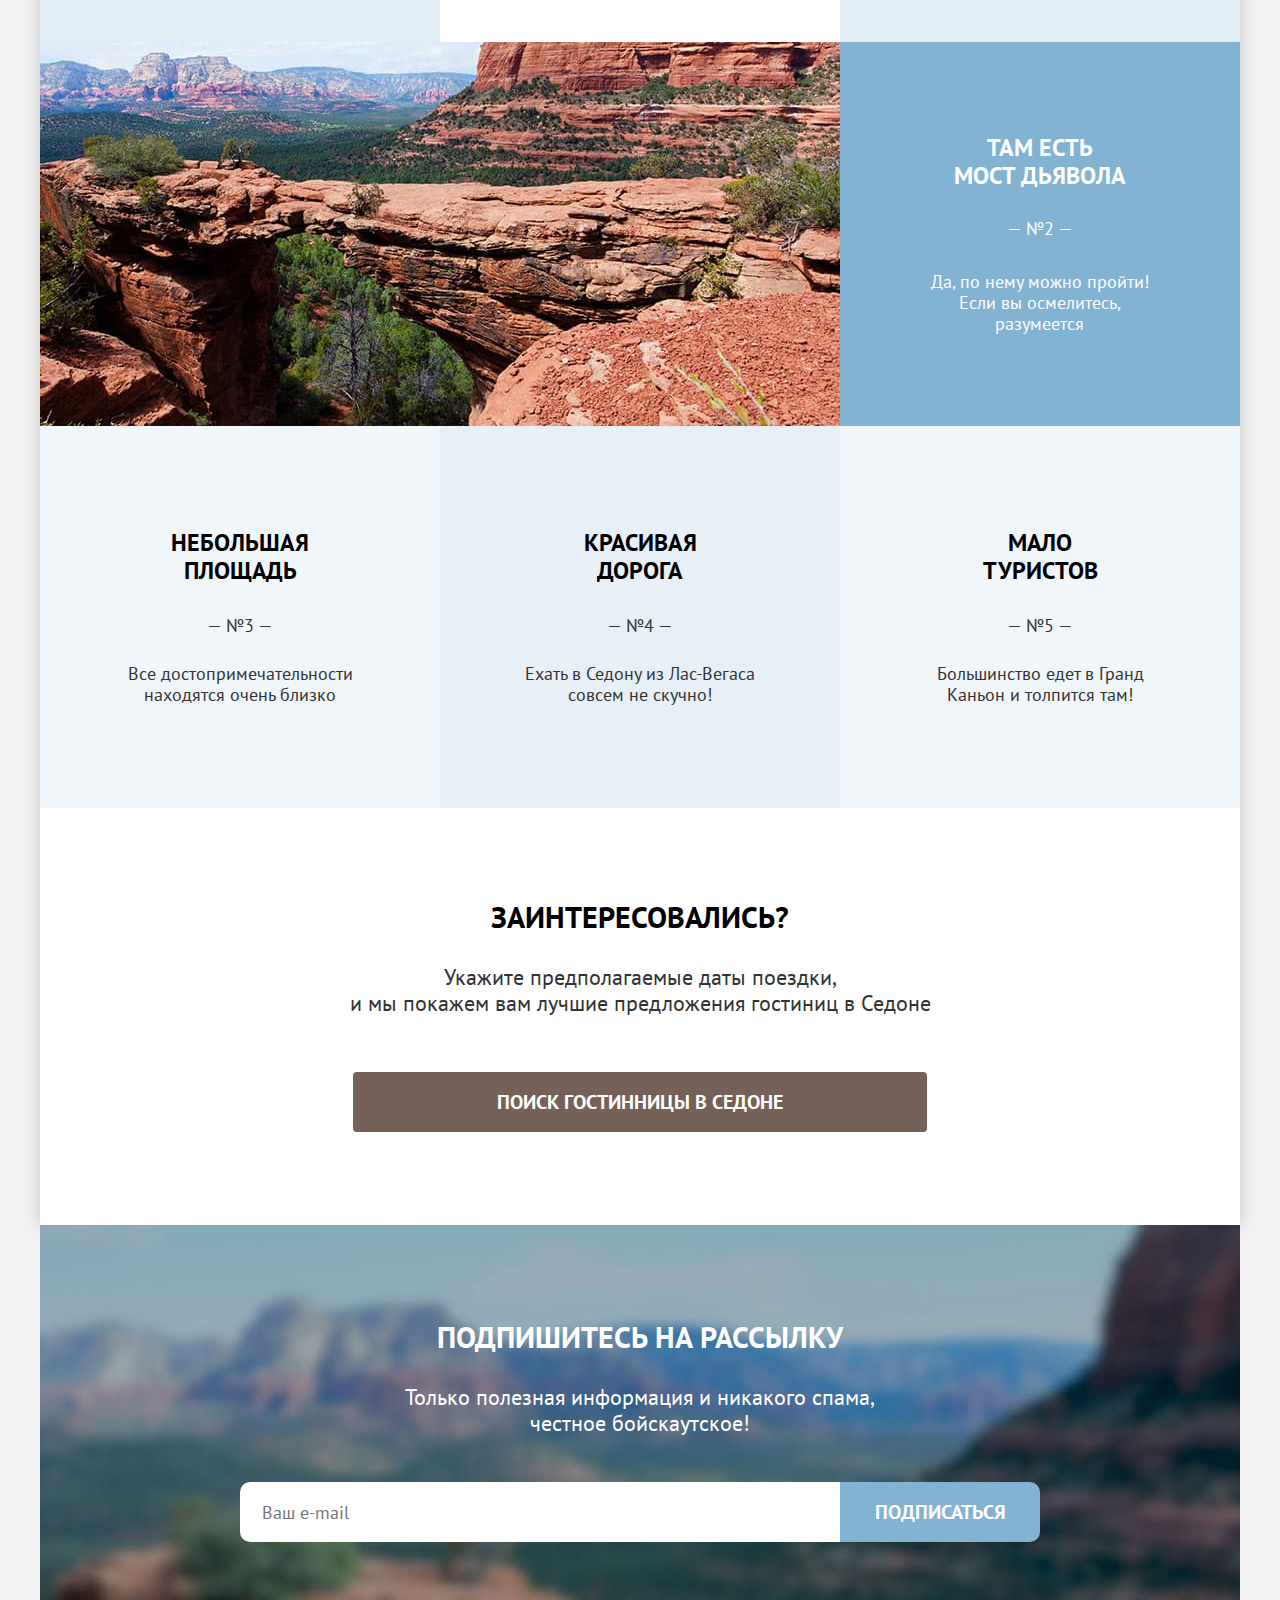
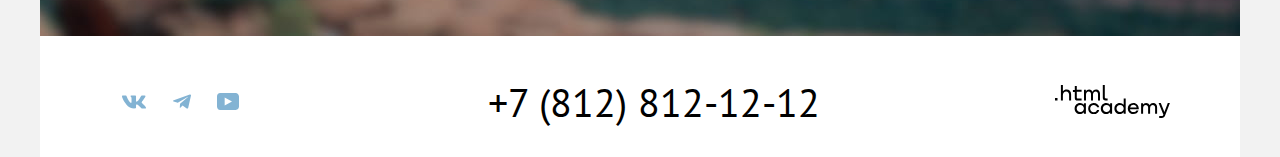
<file: 8/index.html>
<!DOCTYPE html>
<html lang="ru">

<head>
  <meta charset="utf-8">
  <title>HTML Academy: Седона</title>
  <link rel="stylesheet" href="style.css">
  <base href="https://htmlacademy-htmlcss.github.io/2071313-sedona-34/8/">
</head>

<body>
  <div class="container">
    <header class="page-header">
      <a class="page-logo" href="#">
        <img src="images/vector/logo.svg" width="139" height="70" alt="Логотип Седона.">
      </a>
      <nav class="navigation">
        <ul class="navigation-list">
          <li class="navigation-item navigation-item-main">
            <a class="navigation-link" href="index.html">Главная</a>
          </li>
          <li class="navigation-item navigation-item-about">
            <a class="navigation-link" href="#about.html">О Седоне</a>
          </li>
          <li class="navigation-item navigation-item-hotel">
            <a class="navigation-link" href="#hotels.html">Гостиницы</a>
          </li>
        </ul>
      </nav>
      <div class="navigation-icon">
        <a class="navigation-search" href="#">
          <span class="visually-hidden">Поиск</span>
        </a>
        <a class="navigation-like" href="#">
          <span class="visually-hidden">Нравится</span>
          <span class="like-counter">12</span>
        </a>
        <a class="navigation-button" href="#">
          <span class="navigation-text">Хочу сюда!</span>
        </a>
      </div>
    </header>

    <main class="main-index main-container">
      <div class="main-title main-background">
        <h1 class="visually-hidden">Добро пожаловать в Седону</h1>
        <img class="logo" src="images/vector/welcome.svg" width="458" height="352"
          alt="Изображение с логотипом Седоны.">
      </div>

      <section class="desc">
        <h2 class="headline">
          Седона — небольшой городок в Аризоне,<br> заслуживающий большего!
        </h2>
        <p class="preview">Рассмотрим 5 причин, по которым Седона круче, чем Гранд-Каньон!</p>
      </section>

      <section class="advantages">
        <h2 class="visually-hidden">Преимущества Седоны</h2>
        <ol class="advantages-list">
          <li class="advantages-block">
            <div class="advantages-preview">
              <h3 class="advantages-title">Настоящий городок</h3>
              <span class="advantages-desc">— №1 —</span>
              <p class="feature-desc">Седона — не аттракцион для туристов, там течёт своя жизнь</p>
            </div>
            <img src="images/town.jpg" width="800" height="384" alt="Фото домов в Седоне.">
            <ul class="advantages-features">
              <li class="feature house-icon">
                <h4 class="feature-title">Жильё</h4>
                <p class="feature-desc">Рекомендуем пожить<br> в настоящем мотеле,<br> всё как в кино!</p>
              </li>
              <li class="feature food-icon">
                <h4 class="feature-title">Еда</h4>
                <p class="feature-desc">Всегда заказывайте<br> топовый фирменный бургер, вы не разочаруетесь!</p>
              </li>
              <li class="feature present-icon">
                <h4 class="feature-title">Сувениры</h4>
                <p class="feature-desc">Не только китайского,<br> но и настоящего местного производства!</p>
              </li>
            </ul>
          </li>
          <li class="advantages-block-1">
            <div class="advantages-preview">
              <h3 class="advantages-title">Там есть<br> мост дьявола</h3>
              <span class="advantages-desc">— №2 —</span>
              <p class="feature-desc">Да, по нему можно пройти! Если вы осмелитесь, разумеется</p>
            </div>
            <img src="images/canyon.jpg" width="800" height="384" alt="Фото каньона в Седоне.">
          </li>
          <li class="advantages-item advantages-component">
            <h4 class="feature-title">Небольшая<br> площадь</h4>
            <span class="advantages-desc">— №3 —</span>
            <p class="feature-desc">Все достопримечательности находятся очень близко</p>
          </li>
          <li class="advantages-item advantages-color">
            <h4 class="feature-title">Красивая<br> дорога</h4>
            <span class="advantages-desc">— №4 —</span>
            <p class="feature-desc">Ехать в Седону из Лас-Вегаса совсем не скучно!</p>
          </li>
          <li class="advantages-item advantages-component">
            <h4 class="feature-title">Мало<br> туристов</h4>
            <span class="advantages-desc">— №5 —</span>
            <p class="feature-desc">Большинство едет в Гранд Каньон и толпится там!</p>
          </li>
        </ol>
      </section>

      <section class="desc-mailing">
        <h2 class="mailing">Заинтересовались?</h2>
        <p class="mailing-preview">Укажите предполагаемые даты поездки,<br> и мы покажем вам лучшие предложения гостиниц
          в
          Седоне</p>
        <a class="search" href="#">
          <span class="search-text">Поиск гостинницы в Седоне</span>
        </a>
      </section>

    </main>

    <footer class="page-footer">

      <div class="page-footer-container">
        <section class="subscription footer-background">
          <h2 class="subscription-title">Подпишитесь на рассылку</h2>
          <p class="subscription-text">Только полезная информация и никакого спама,<br> честное бойскаутское!</p>
          <form class="subscription-form" action="https://echo.htmlacademy.ru/" method="post">
            <input class="input-text" type="text" name="subscription-field" placeholder="Ваш e-mail">
            <button class="subscribe-button" type="submit">Подписаться</button>
          </form>
        </section>

        <section class="footer-contacts">
          <h2 class="visually-hidden">Соцсети</h2>
          <ul class="footer-list">
            <li class="footer-item-1">
              <a class="contact-button icon-1" href="https://vk.com/htmlacademy">
                <span class="visually-hidden">Вконтакте</span>
              </a>
            </li>
            <li class="footer-item-2">
              <a class="contact-button icon-2" href="https://t.me/htmlacademy">
                <span class="visually-hidden">Телеграм</span>
              </a>
            </li>
            <li class="footer-item-3">
              <a class="contact-button icon-3" href="https://www.youtube.com/user/htmlacademyru">
                <span class="visually-hidden">Ютуб</span>
              </a>
            </li>
          </ul>
          <a class="contact-number" href="tel:+78128121212">+7 (812) 812-12-12</a>
          <a class="main-page logo-academy" href="https://htmlacademy.ru/">
            <span class="visually-hidden">Сайт академии</span>
          </a>
        </section>
      </div>

    </footer>
  </div>
</body>

</html>
</file>
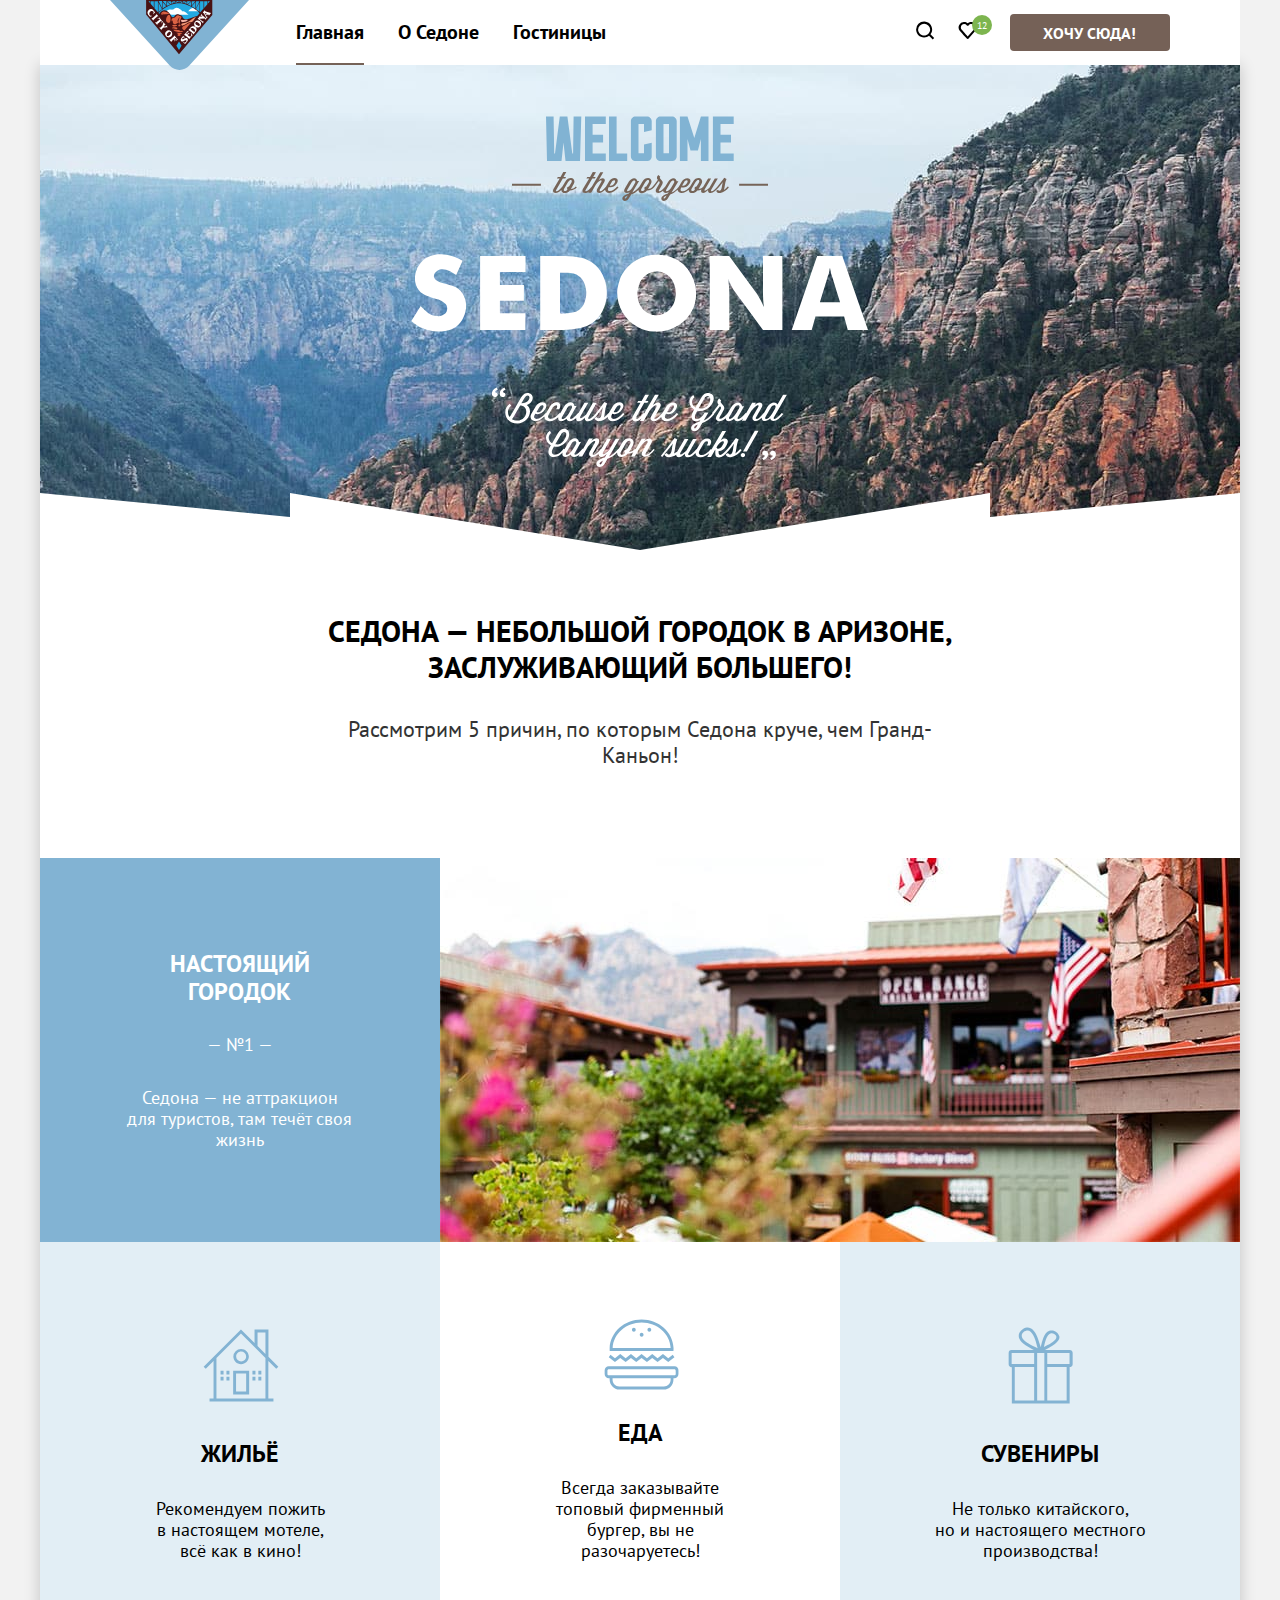
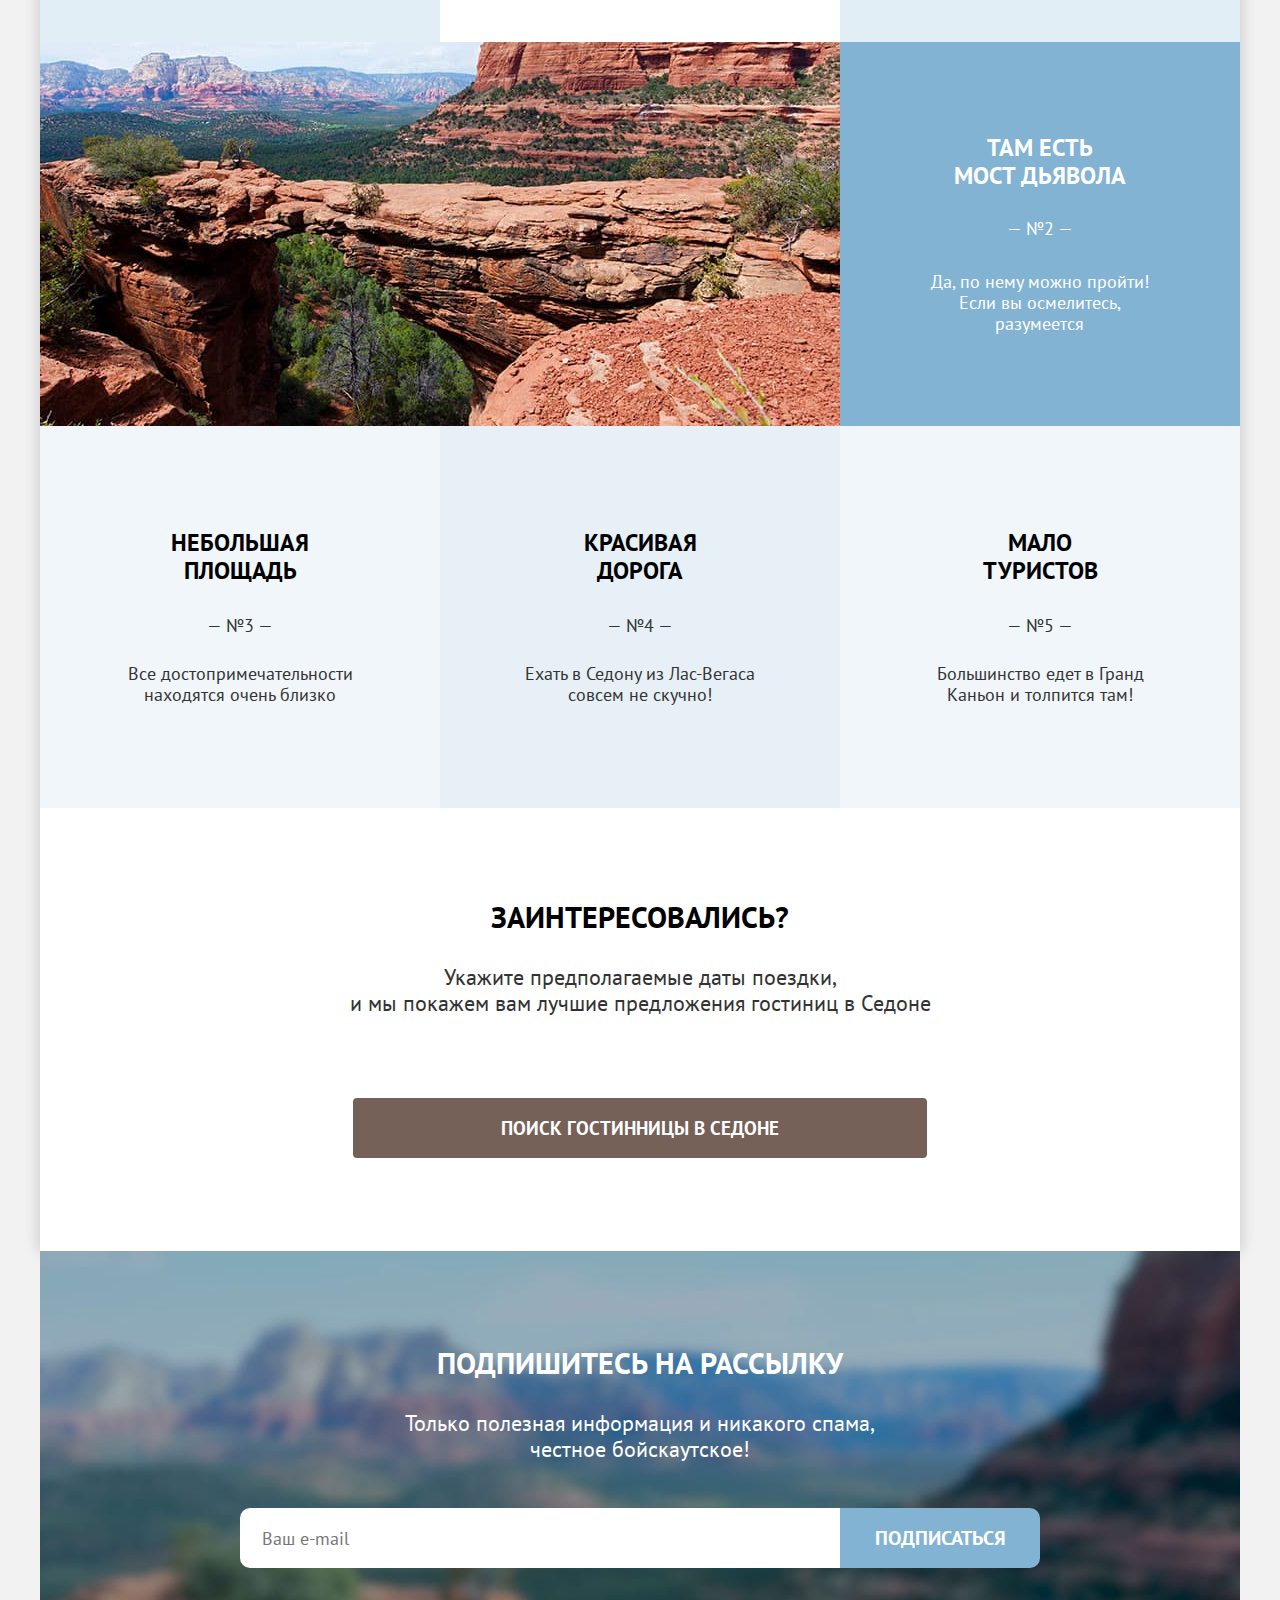
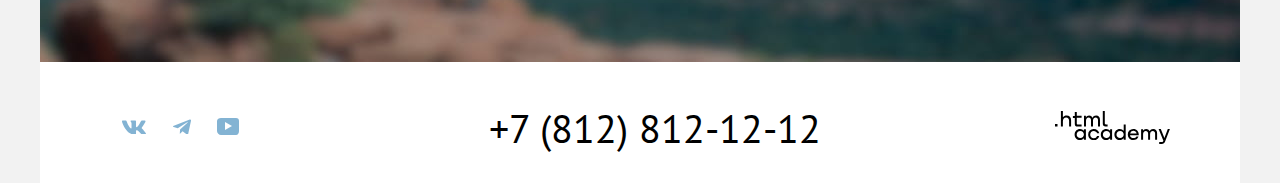
<file: 9/index.html>
<!DOCTYPE html>
<html lang="ru">

<head>
  <meta charset="utf-8">
  <title>HTML Academy: Седона</title>
  <link rel="stylesheet" href="style.css">
  <base href="https://htmlacademy-htmlcss.github.io/2071313-sedona-34/9/">
</head>

<body>
  <div class="container">
    <header class="page-header">
      <a class="page-logo" href="#">
        <svg aria-hidden="true" focusable="false" width="139" height="70" fill="none"
          xmlns="http://www.w3.org/2000/svg">
          <path d="M139 0H0l59.93 65.65a12.7 12.7 0 0 0 19.14 0L139 0Z" fill="#81B3D3" />
          <path d="M36.8.5 69 38.2 101.09.7 36.8.5Z" fill="#23A9E1" />
          <path
            d="M61.27 14.63h17.35c-1.3-.8-4.41-4.58-6.01-3.19-.1.1-4.92-5.67-8.03-2.88-2.7 2.48-4-.3-7.02 1.59-3.6 2.39 2 3.68 3.71 4.47Zm26.78-3.49-9.83.1c3.91-4.47 5.62-3.98 9.83-.1Z"
            fill="#fff" />
          <path
            d="M97.88 3.58V1.2h2.1l-2.1 2.4Zm-49.34 9.35c.1.1 2.4-2.38 6.11-4.87 3.41-2.29 8.63-4.88 14.45-4.88 5.81 0 11.13 2.69 14.54 4.98 3.7 2.39 6.01 4.77 6.11 4.87l-2.5 2.99c-4.52.6-7.73 3.88-12.14 3.18-2.2-.4-2.3-1.59-2.9-2.88-.5-1-1.31-.8-2.31-1.2-.9-.4-1.5-1.1-3.41-.7-1.6.4-1.8 2.9-3.91 2.8-1.1-.1-1.2-1.6-2.81-3.59-4.11-4.87-7.92-4.18-10.53.3L68.89 37.1 48.54 12.93ZM40.1 1.2v1.9l-1.6-1.9h1.6Zm54.06 0h3.2v2.99l-3.2 3.78V1.19Zm-4.12 11.35V1.19h3.51v7.37l-3.5 3.98s.1 0 0 0Zm-.5-10.35v9.85c-1.1-1.1-2.3-2.1-3.6-2.99l3.6-6.86Zm-4.1-.3v6.77c-.51-.3-.91-.7-1.51-1-.7-.4-1.4-.9-2.2-1.3l3.7-4.47Zm-4.42-.2v4.28c-1-.5-2.1-1-3.11-1.5l3.1-2.78Zm.6-.5h3.71l-3.7 4.58V1.19Zm4.31 0h3.61l-3.6 7.07V1.19Zm-8.82 0h3.9l-3.5 3.09c-.1 0-.2-.1-.3-.1l-.1-2.99Zm-.5.4v2.39c-1-.4-2-.7-3.11-.9l3.1-1.49Zm-4.22 0v1.3l-2.2-.3 2.2-1Zm-6.81 0 2.2 1c-.8 0-1.5.1-2.2.3v-1.3Zm-4.12 0 3.11 1.5c-1.1.2-2.1.5-3.1.89V1.59Zm3.61 1.2-3.3-1.6h3.3v1.6Zm3.51-.4-2.8-1.3h2.8v1.3Zm.7-1.2h2.91l-2.9 1.3v-1.3Zm3.72 0h3.2l-3.2 1.6v-1.6ZM60.57 4.28l-3.5-3.09h3.9v2.99l-.4.1Zm-3.6-2.59 3.1 2.69c-1.1.4-2.1.9-3.1 1.49V1.69Zm-4.32.2 3.6 4.48c-1.3.7-2.5 1.49-3.6 2.39V1.89Zm-4.21.3 3.6 6.96c-1.3 1-2.5 2-3.6 3.19V2.19Zm3.7 5.97-3.6-7.07h3.6v7.07Zm4.32-2.49L52.75 1.1h3.7v4.58Zm-12.64 1.8-3.2-3.79V1.2h3.2v6.27Zm.6-6.28h3.52v11.15l-3.51-4.18V1.19ZM69.3 0H36.1v14.53L69 54.23l.2-.3 33.09-39V0h-33Z"
            fill="#491213" />
          <path d="m66.39 45.77 2.6-4.18 2.61 4.18-2.6 4.17-2.61-4.17Z" fill="#23A9E1" />
          <path
            d="M74.41 30.44c-3.4-1.99-2.6-3.48.2-4.87 1.5-.7 4.81-3.38 6.12-2.49l-6.32 7.36Zm-2.3 2.5c-2.01-.1-4.32-.4-6.32.1 1.2.29 4.2 1.18 1.4 1.88 1 1.4 2.6 1.3 3.61.1-.4-.2-.7-.5-1-.7 1.1-.3 2.1-.9 2.3-1.39Zm1.2-1.6c-.9-.8-1.9-.8-2.71 0-1.2-2.09-5.42-1.4-7.42-1.7 1.1 2.6 9.63 3.1 10.13 1.7Zm-6.82-2.19c-1.6-.5-6.82-.4-3.41-1.79 1.1-.4 6.72.1 3.4 1.8Zm2-2.98c-.5-1.1.4-2.4 1.7-1.4 1.21.8-.6 2-1.7 1.4Zm-2.9.1c-2.31.7-5.32-.8-1.6-1.5 2.3-.5 4.7.5 1.6 1.5-.1 0 .1 0 0 0Zm-2.61-6.17c-.5 1.59-1.5 1.89-1.4 0 .1-2.3 1.6-1.7 3.2-2.59 1.3-.7 2-3.38 4.32-1.8 1 .7 2.2.1 2.5 1.2 0-.1-2.9 6.67-1.3 6.67-3.21 0-1.8-3.78-.6-6.37-1.2.6-3.11 4.28-1.5 4.98-.8 1.1-3.42 2.58-4.72 1.49-1.1-1-.5-2.29-.5-3.58Zm-4.01 2.78c-5.62 0-1.8-8.55.1-8.06 2.2.7 1.9 8.16-.1 8.06Zm-6.22-8.16c-2.6-.1-1.5-2.58.3-3.08 1.7-.5 5.21 1.1 6.42 2.19-1.8.6-4.11.5-6.12.6-.2-2-.7-1.3-.6.3Z"
            fill="#DC6243" />
          <path
            d="M72 25.67c-2.9-2.99 4.32-2.69 5.52-3.78.8.3 7.02-5.37 8.52-4.98-1.1 1.3-3.4 5.28-5.01 5.28-1.3 0-2.6-.2-3.61.7-1.5 1.39-3.91 2.08-5.42 2.78Z"
            fill="#F49774" />
          <path d="M72.9 22.09c-1.6.9-3.1-2.49-.3-2.2 1.81.2 3.72-.2 5.42.1a5.9 5.9 0 0 1-5.11 2.1Z" fill="#F4B1A4" />
          <path
            d="M51.25 20.8c.3.4.6.79.5 1.39 0 .4-.6 1-.2 1.19l1.5-1.8c-.4-.09-3.51-3.77-3.51-4.17l-2.1 1.1c.1.4.8 0 1.2 0 .5 0 .9.4 1.3.7-1.1.89-3.8 3.27-4.11 3.27-.1 0-.7-.4-.7 0 0 .2.6.7.7.8l1.4 1.7c.4-.2-.1-.5.1-.8.1-.2 3.21-2.69 3.92-3.39Zm-3.41-4.48c.3-.1.4.3.6 0l-1.6-1.9c-.2-.3-.5-.6-.5 0 .1.4-4.02 3.69-4.22 3.79-.3.1-.5-.3-.7.1l1.4 1.69c.2.2.3.4.5.6.2.2.1-.4.1-.4-.1-.3.3-.6.6-.8 1-1 3.51-3.08 3.82-3.08Zm-5.72-.6c-1.1.3-2.4-.1-2.7-1.3-.4-1.19.4-2.38 1.3-3.08.9-.7 2.3-.6 2.8.5.2.5.1 1.1-.1 1.6-.1.29-.4.59 0 .79.6-.7 1.1-1.4 1.7-2.1-.7-.39-1-1.09-1.5-1.68-.6-.7-1.3-1.4-2.3-1.5-1.9-.3-3.61 1.7-3.81 3.39-.1.9.2 1.79.8 2.58.5.6 1.2 1.1 1.6 1.8.2.1 1.8-.7 2.1-.8.21 0 .1-.1.1-.2 0 0-.5.2 0 0ZM67.69 39.2c-.7-.5-2.6-2.99-3-3.48l-.2-.3-.2.1c-.1.1.1.4 0 .6-.5.8-3.72 3.18-3.92 3.38-.4.2-.8-.1-1 .2.5.6 1.8 2.28 2 2.28.3 0 .1-.5.1-.6.1-.2 1.7-1.58 2.31-2.08.2-.2.4.3.6.5.2.3.3.7.2 1-.1.19-.5.59-.2.79.4-.5 1.5-1.8 1.7-2 .2-.2-.4 0-.3-.1-.2.1-.5.2-.7 0-.1 0-.7-.69-.6-.79.3-.2.6-.6 1-.7.6-.1 1 1 1.1 1.4.1.4.1.8-.1 1.1-.1.3-.3.49 0 .59l1.41-1.9c0 .1-.1.1-.2 0 .1.1-.1 0 0 0Zm-9.22-8.86c-.7 0-1.4.3-2.01.8a3.52 3.52 0 0 0-.5 4.78c1.3 1.69 3.4 1.89 5.11.7 1.4-1.2 1.6-3.3.5-4.78-.8-1-2-1.5-3.1-1.5Zm1.2 1.4c.9-.1 1.5.8 1.1 1.79-.4 1-1.4 1.99-2.4 2.39-1.2.5-2.01-.5-1.5-1.7.4-.99 1.4-1.99 2.4-2.38.1 0 .2-.1.4-.1Zm-2.8-4.58c.3 0 .6.4.8 0l-1.41-1.7c-.4.2 0 .4-.1.6-.2.3-1.7.5-2.1.6.1-.4.6-1.69.8-1.79.4-.3.6.3.8-.1l-1.8-2.09c-.2-.2-.4-.7-.6-.4 0 0 0 1-.1 1.1-.11.2-.61 2.39-1.21 2.89-.3.3-1.5 1.29-1.8 1.39-.3.1-.5-.4-.81 0l1.6 1.89c.1.1.4.6.5.6.3.1 0-.6.1-.7.1-.3 1.61-1.8 2.31-1.9.9-.19 2-.49 3.01-.39-.2 0 .2 0 0 0Zm24.26 6.67c.1.4.2.9.1 1.29-.1.6-.6 1.89-1.4 1.5-.8-.4-1.4-1.1-2.11-1.7.5-.6 1-1.1 1.9-.8.2.1.4 0 .2-.2-.3-.2-2-1.29-2.1-1.19-.2.2.3.6.1 1-.1.3-.4.5-.6.8-.5-.4-1.2-.8-.7-1.5.4-.4.8-.8 1.4-.9.4-.1 1.2.3 1.3-.1-.7-.3-1.4-.7-2.1-.99.1.5-2.2 2.89-2.7 3.48-.1.1-.41.4-.41.5 0 .3.4.1.4.1.3-.1 4.41 3.28 4.51 3.58.1.2-.1.4 0 .5 0 0 .1.1.2.1.3-.3 2.91-3.88 3.51-3.98l-1.5-2.39c-.4.2-.1.7 0 .9Zm-4.01 4.37c-1.3-.9-3.61.8-4.01 1-.7.3-1.2-.4-.8-1 .3-.5.9-.8 1.5-.8.2 0 .9.1.9 0 .1-.1.1-.1 0-.2-.6-.39-1.1-.79-1.7-1.09-.1.7-.9 1.1-1.3 1.6-.5.6-1.01 1.29-1.01 1.99s.4 1.39 1.1 1.69c.7.4 1.5.1 2.21-.3.4-.3.8-.6 1.2-.8.6-.3 1.5 0 1.3.8-.2.7-.9 1.3-1.6 1.5-.4.1-.8.1-1.2-.1-.3-.1-.6-.5-.8-.1l2.3 1.58c.1-.5.3-.7.7-.99.5-.4.9-.9 1.3-1.4.81-.89 1.11-2.48-.1-3.38Zm17.65-27.95c0 .1 0 .1 0 0l-.9 1-.8.99c-.2.2-.3.3 0 .5.5-.3 3.5 4.77 3.3 5.47-.5.2-4.51-3.29-4.61-3.49 0-.1.2-.7-.1-.6-.1 0-.5.6-.6.7l-.6.7c.2.3.3 0 .6 0 .2.1 1.2.9 1.5 1.1-.5 0-1.7.1-1.9.1-.6.1-.3-.4-.7-.6l-1.5 1.79-.91 1v.1c.2.2.1.1.4 0 .3-.1 4.31 3.18 4.41 3.38.2.3-.1.6.3.8l1.2-1.4c.1-.1.1-.1 0-.1-.3-.2-.3.1-.7.1-.3-.1-2.9-2.19-3.8-2.99l5.3-.2c.2 0 .71.6.71.8-.1.2-.3.4 0 .5.3-.4.6-.7.9-1.1l.1-.2c.1 0 .1-.1.1-.2l.1-.1c.3-.3 1.2-1.29 1.1-1.39-.3-.3-.4.3-.8 0-.2-.2-.8-1.2-.9-1.39-.2-.3.4-.6.6-.7.5-.3 2.1-.8 2.31.2 0 .2-.2.4-.1.5 0 0 .1.2.2.1l2.1-2.59-.2-.2c-.5.5-5.51-1.49-5.81-1.79-.1-.2-.1-.8-.3-.8Zm-.2 2.58c.8.3 1.5.6 2.3 1l-.6.3c-.2.1-.4.3-.6.5l-1.1-1.8Zm-6.62 7.67c-1.1-.1-2.2.4-3 1.29-1.21 1.5-1.11 3.68.4 4.87 1.5 1.2 3.7.9 4.9-.5 1.2-1.49 1.1-3.68-.4-4.87-.5-.4-1.2-.7-1.9-.8Zm-1.4 1.59c.6 0 1.3.4 1.7.7.8.5 2.2 1.68 1.5 2.68 0-.1.1-.1-.1.1-.8.8-2.2.1-2.9-.5-.7-.5-2.01-1.69-1.2-2.68.3-.2.6-.3 1-.3Zm-3.11 4.27c-1.2-.1-2.41.5-3.31 1.6-.6.8-1.3 1.49-1.9 2.29.2.3.5-.1.8.1.3.2 4.1 3.28 4.1 3.48.1.3-.2.4.1.6.1.1 2.91-3.39 3.21-3.99.4-1.09.1-2.38-.8-3.18.1.1.2.1 0 0-.8-.6-1.5-.9-2.2-.9Zm-1.1 1.6h.3c1.4.4 3.4 2.09 2.1 3.58l-.4.4c-.2.2-4.21-2.99-4.01-3.19.4-.5 1.3-.9 2-.8Z"
            fill="#fff" />
        </svg>
      </a>
      <nav class="navigation">
        <ul class="navigation-list">
          <li class="navigation-item navigation-item-main">
            <a class="navigation-link navigation-link-indicator" href="index.html">Главная</a>
          </li>
          <li class="navigation-item navigation-item-about">
            <a class="navigation-link" href="#about.html">О Седоне</a>
          </li>
          <li class="navigation-item navigation-item-hotel">
            <a class="navigation-link" href="#hotels.html">Гостиницы</a>
          </li>
        </ul>
      </nav>
      <div class="navigation-icon">
        <a class="navigation-search" href="#">
          <svg aria-hidden="true" focusable="false" width="19" height="19" fill="currentColor"
            xmlns="http://www.w3.org/2000/svg">
            <path
              d="m18.16 17.05-3.71-3.7c1-1.3 1.7-3 1.7-4.9 0-4.4-3.6-8-8.02-8a8.12 8.12 0 0 0-8.02 8.1c0 4.4 3.6 8 8.02 8 1.8 0 3.51-.6 4.91-1.7l3.71 3.7 1.4-1.5Zm-10.03-2.5c-3.3 0-6.02-2.7-6.02-6a6.03 6.03 0 0 1 12.04 0c0 3.3-2.71 6-6.02 6Z"
              fill="currentColor" />
          </svg>
          <span class="visually-hidden">Поиск</span>
        </a>
        <a class="navigation-like" href="#">
          <span class="visually-hidden">Нравится</span>
          <svg aria-hidden="true" focusable="false" width="19" height="17" fill="currentColor"
            xmlns="http://www.w3.org/2000/svg">
            <path
              d="M9.58 17c-.3 0-.6-.1-.8-.4-5.42-6.1-6.72-7.5-7.03-7.9A5.4 5.4 0 0 1 6.16 0c1.31 0 2.51.5 3.52 1.3a5.47 5.47 0 0 1 9.03 4.1c0 1.3-.5 2.5-1.31 3.4l-7.02 7.9c-.2.2-.4.3-.8.3ZM3.56 7.5c.3.4 3.51 4 6.12 6.9l6.21-7c.5-.5.7-1.2.7-2 0-1.8-1.5-3.3-3.3-3.3-1 0-2 .5-2.71 1.3-.3.3-.6.4-.9.4-.3 0-.6-.2-.8-.4a3.7 3.7 0 0 0-2.71-1.3c-1.8 0-3.31 1.5-3.31 3.3-.1.9.3 1.6.7 2.1-.1 0-.1 0 0 0Z"
              fill="currentColor" />
          </svg>
          <span class="like-counter">12</span>
        </a>
        <a class="navigation-button" href="#">
          <span class="navigation-text">Хочу сюда!</span>
        </a>
      </div>
    </header>

    <main class="main-index main-container">
      <div class="main-title main-background">
        <h1 class="visually-hidden">Добро пожаловать в Седону</h1>
        <img class="logo" src="images/vector/welcome.svg" width="458" height="352"
          alt="Изображение с логотипом Седоны.">
      </div>

      <section class="desc">
        <h2 class="headline">
          Седона — небольшой городок в Аризоне,<br> заслуживающий большего!
        </h2>
        <p class="preview">Рассмотрим 5 причин, по которым Седона круче, чем Гранд-Каньон!</p>
      </section>

      <section class="advantages">
        <h2 class="visually-hidden">Преимущества Седоны</h2>
        <ol class="advantages-list">
          <li class="advantages-block">
            <div class="advantages-preview">
              <h3 class="advantages-title">Настоящий городок</h3>
              <span class="advantages-desc">— №1 —</span>
              <p class="feature-desc">Седона — не аттракцион для туристов, там течёт своя жизнь</p>
            </div>
            <img src="images/town.jpg" width="800" height="384" alt="Фото домов в Седоне.">
            <ul class="advantages-features">
              <li class="feature house-icon">
                <h4 class="feature-title">Жильё</h4>
                <p class="feature-desc">Рекомендуем пожить<br> в настоящем мотеле,<br> всё как в кино!</p>
              </li>
              <li class="feature food-icon">
                <h4 class="feature-title">Еда</h4>
                <p class="feature-desc">Всегда заказывайте<br> топовый фирменный бургер, вы не разочаруетесь!</p>
              </li>
              <li class="feature present-icon">
                <h4 class="feature-title">Сувениры</h4>
                <p class="feature-desc">Не только китайского,<br> но и настоящего местного производства!</p>
              </li>
            </ul>
          </li>
          <li class="advantages-block-1">
            <div class="advantages-preview">
              <h3 class="advantages-title">Там есть<br> мост дьявола</h3>
              <span class="advantages-desc">— №2 —</span>
              <p class="feature-desc">Да, по нему можно пройти! Если вы осмелитесь, разумеется</p>
            </div>
            <img src="images/canyon.jpg" width="800" height="384" alt="Фото каньона в Седоне.">
          </li>
          <li class="advantages-item advantages-component">
            <h4 class="feature-title">Небольшая<br> площадь</h4>
            <span class="advantages-desc">— №3 —</span>
            <p class="feature-desc">Все достопримечательности находятся очень близко</p>
          </li>
          <li class="advantages-item advantages-color">
            <h4 class="feature-title">Красивая<br> дорога</h4>
            <span class="advantages-desc">— №4 —</span>
            <p class="feature-desc">Ехать в Седону из Лас-Вегаса совсем не скучно!</p>
          </li>
          <li class="advantages-item advantages-component">
            <h4 class="feature-title">Мало<br> туристов</h4>
            <span class="advantages-desc">— №5 —</span>
            <p class="feature-desc">Большинство едет в Гранд Каньон и толпится там!</p>
          </li>
        </ol>
      </section>

      <section class="desc-mailing">
        <h2 class="mailing">Заинтересовались?</h2>
        <p class="mailing-preview">Укажите предполагаемые даты поездки,<br> и мы покажем вам лучшие предложения гостиниц
          в
          Седоне &nbsp</p>
        <!-- Пробел в конце параграфа соответсвенно макету -->
        <a class="search" href="#">
          <span class="search-text">Поиск гостинницы в Седоне</span>
        </a>
      </section>

    </main>

    <footer class="page-footer">

      <div class="page-footer-container">
        <section class="subscription footer-background">
          <h2 class="subscription-title">Подпишитесь на рассылку</h2>
          <p class="subscription-text">Только полезная информация и никакого спама,<br> честное бойскаутское!</p>
          <form class="subscription-form" action="https://echo.htmlacademy.ru/" method="post">
            <input class="input-text" type="text" name="subscription-field" placeholder="Ваш e-mail">
            <!-- Для поля необходимо задать атрибут disabled -->
            <button class="subscribe-button" type="submit">Подписаться</button>
            <!-- Для кнопки необходимо задать атрибут disabled -->
          </form>
        </section>

        <section class="footer-contacts">
          <h2 class="visually-hidden">Соцсети</h2>
          <ul class="footer-list">
            <li class="footer-item-1">
              <a class="contact-button icon-1" href="https://vk.com/htmlacademy">
                <svg aria-hidden="true" focusable="false" width="24" height="14" xmlns="http://www.w3.org/2000/svg">
                  <path fill-rule="evenodd" clip-rule="evenodd"
                    d="M23.45 1.45c.17-.55 0-.95-.8-.95h-2.62c-.67 0-.98.35-1.14.73 0 0-1.34 3.2-3.23 5.27-.61.6-.89.8-1.22.8-.17 0-.42-.2-.42-.74V1.45c0-.66-.18-.95-.74-.95H9.15c-.42 0-.67.3-.67.6 0 .61.95.76 1.05 2.5v3.8c0 .84-.16.99-.5.99-.88 0-3.05-3.21-4.33-6.89-.25-.71-.5-1-1.17-1H.9c-.75 0-.9.35-.9.73 0 .68.89 4.07 4.14 8.55 2.18 3.06 5.23 4.72 8.01 4.72 1.67 0 1.88-.37 1.88-1v-2.32c0-.73.16-.88.69-.88.38 0 1.05.2 2.61 1.67 1.78 1.75 2.07 2.53 3.08 2.53h2.62c.75 0 1.13-.37.91-1.1-.24-.72-1.09-1.77-2.21-3.02-.62-.7-1.54-1.47-1.81-1.86-.4-.49-.28-.7 0-1.14 0 0 3.2-4.43 3.53-5.93Z"
                    fill="currentColor" />
                </svg>
                <span class="visually-hidden">Вконтакте</span>
              </a>
            </li>
            <li class="footer-item-2">
              <a class="contact-button icon-2" href="https://t.me/htmlacademy">
                <svg aria-hidden="true" focusable="false" width="18" height="15" fill="currentColor"
                  xmlns="http://www.w3.org/2000/svg">
                  <path
                    d="M16.79.6.84 6.75c-1.09.43-1.08 1.04-.2 1.31l4.1 1.28 9.47-5.98c.44-.27.85-.12.52.18l-7.68 6.92-.28 4.22c.41 0 .6-.19.83-.41l1.99-1.93 4.13 3.05c.77.42 1.31.2 1.5-.7l2.72-12.8C18.22.77 17.5.27 16.79.59Z"
                    fill="currentColor" />
                </svg>
                <span class="visually-hidden">Телеграм</span>
              </a>
            </li>
            <li class="footer-item-3">
              <a class="contact-button icon-3" href="https://www.youtube.com/user/htmlacademyru">
                <svg aria-hidden="true" focusable="false" width="23" height="18" fill="none"
                  xmlns="http://www.w3.org/2000/svg">
                  <path d="M19 1H4C2 1 0 2 0 4v10c0 2 2 4 4 4h15c2 0 3-2 3-4V4c0-2-1-3-3-3ZM8 13V5l7 4-7 4Z"
                    fill="currentColor" />
                </svg>
                <span class="visually-hidden">Ютуб</span>
              </a>
            </li>
          </ul>
          <a class="contact-number" href="tel:+78128121212">+7 (812) 812-12-12</a>
          <a class="main-page logo-academy" href="https://htmlacademy.ru/">
            <svg aria-hidden="true" focusable="false" width="115" height="33" fill="currentColor"
              xmlns="http://www.w3.org/2000/svg">
              <path
                d="M0 12.9v2.6h2.5v-2.6H0ZM11.6 4.5c-1.6 0-2.8.7-3.6 1.7h-.1V0h-2v15.5h2v-5.3c0-2.1 1.3-3.6 3.3-3.6 1.8 0 2.9 1.4 2.9 3.2v5.7h2V9.4c.1-3-1.8-4.9-4.5-4.9ZM26.6 4.8h-4.8V1.1h-2v3.8h-1.9v2h1.9v6c0 1.7 1 2.7 2.7 2.7h4.1v-2h-3.7c-.7 0-1.1-.4-1.1-1.1V6.8h4.8v-2ZM41.1 4.6c-1.6 0-2.9.8-3.5 2.1h-.1a3.7 3.7 0 0 0-3.4-2.1c-1.4 0-2.5.8-3.1 1.8h-.1V4.8H29v10.6h2V10c0-2 1-3.5 2.6-3.5 1.5 0 2.4 1 2.4 2.6v6.3h2V9.8c0-2.4 1.4-3.3 2.6-3.3 1.5 0 2.4 1 2.4 2.6v6.3h2V8.9c.1-2.5-1.4-4.3-3.9-4.3ZM47.8 12.7c0 1.7 1 2.7 2.8 2.7h2v-2h-1.7c-.7 0-1.1-.4-1.1-1.1V0h-2v12.7ZM28.9 19.7a4.9 4.9 0 0 0-3.9-1.8c-3.1 0-5.4 2.3-5.4 5.6s2.3 5.6 5.4 5.6c1.8 0 3-.8 3.8-1.9h.1v1.6h2V18.2h-2v1.5Zm-3.6 7.4a3.5 3.5 0 0 1-3.6-3.6c0-2 1.4-3.6 3.6-3.6s3.6 1.6 3.6 3.6c0 1.9-1.4 3.6-3.6 3.6ZM44.2 22c-.5-2.4-2.6-4.1-5.4-4.1a5.4 5.4 0 0 0-5.6 5.6c0 3.1 2.2 5.6 5.6 5.6 2.8 0 4.9-1.8 5.4-4.2h-2.1a3.4 3.4 0 0 1-3.3 2.3 3.5 3.5 0 0 1-3.6-3.6c0-2 1.4-3.6 3.6-3.6 1.6 0 2.8 1 3.3 2.2h2.1V22ZM55.1 19.7a4.9 4.9 0 0 0-3.9-1.8c-3.1 0-5.4 2.3-5.4 5.6s2.3 5.6 5.4 5.6c1.8 0 3-.8 3.8-1.9h.1v1.6h2V18.2h-2v1.5Zm-3.6 7.4a3.5 3.5 0 0 1-3.6-3.6c0-2 1.4-3.6 3.6-3.6s3.6 1.6 3.6 3.6c0 1.9-1.5 3.6-3.6 3.6ZM68.7 19.8a5 5 0 0 0-3.9-1.9c-3.1 0-5.4 2.3-5.4 5.6s2.2 5.6 5.4 5.6c1.7 0 3-.8 3.8-1.8h.1v1.5h2V13.4h-2v6.4Zm-3.6 7.3a3.5 3.5 0 0 1-3.6-3.6c0-2 1.4-3.6 3.6-3.6s3.6 1.6 3.6 3.6c-.1 2-1.5 3.6-3.6 3.6ZM78.3 17.9a5.4 5.4 0 0 0-5.5 5.6c0 3 2.1 5.6 5.5 5.6 2.5 0 4.5-1.3 5.2-3.6h-2.1c-.5 1-1.6 1.6-3 1.6-1.9 0-3.3-1.3-3.4-2.9h8.8c.2-3.6-2-6.3-5.5-6.3Zm0 1.9c1.7 0 3 1 3.3 2.6h-6.5a3.2 3.2 0 0 1 3.2-2.6ZM98.2 17.9a4 4 0 0 0-3.6 2h-.1c-.6-1.2-1.8-2-3.4-2-1.4 0-2.5.7-3.1 1.8v-1.5h-1.9v10.6h2v-5.4c0-2 1-3.4 2.6-3.5 1.5 0 2.4 1 2.4 2.6v6.3h2v-5.6c0-2.4 1.4-3.3 2.6-3.3 1.5 0 2.4 1 2.4 2.6v6.3h2v-6.5c.1-2.6-1.4-4.4-3.9-4.4ZM109.4 27l-3.6-8.9h-2.2l4.8 11.6c-.3.9-.7 1.2-1.7 1.2h-2.5v2h2.5c1.8 0 2.8-.8 3.5-2.6l4.7-12.2h-2.1l-3.4 8.9Z"
                fill="currentColor" />
            </svg>
            <span class="visually-hidden">Сайт академии</span>
          </a>
        </section>
      </div>

    </footer>
  </div>
</body>

</html>
</file>
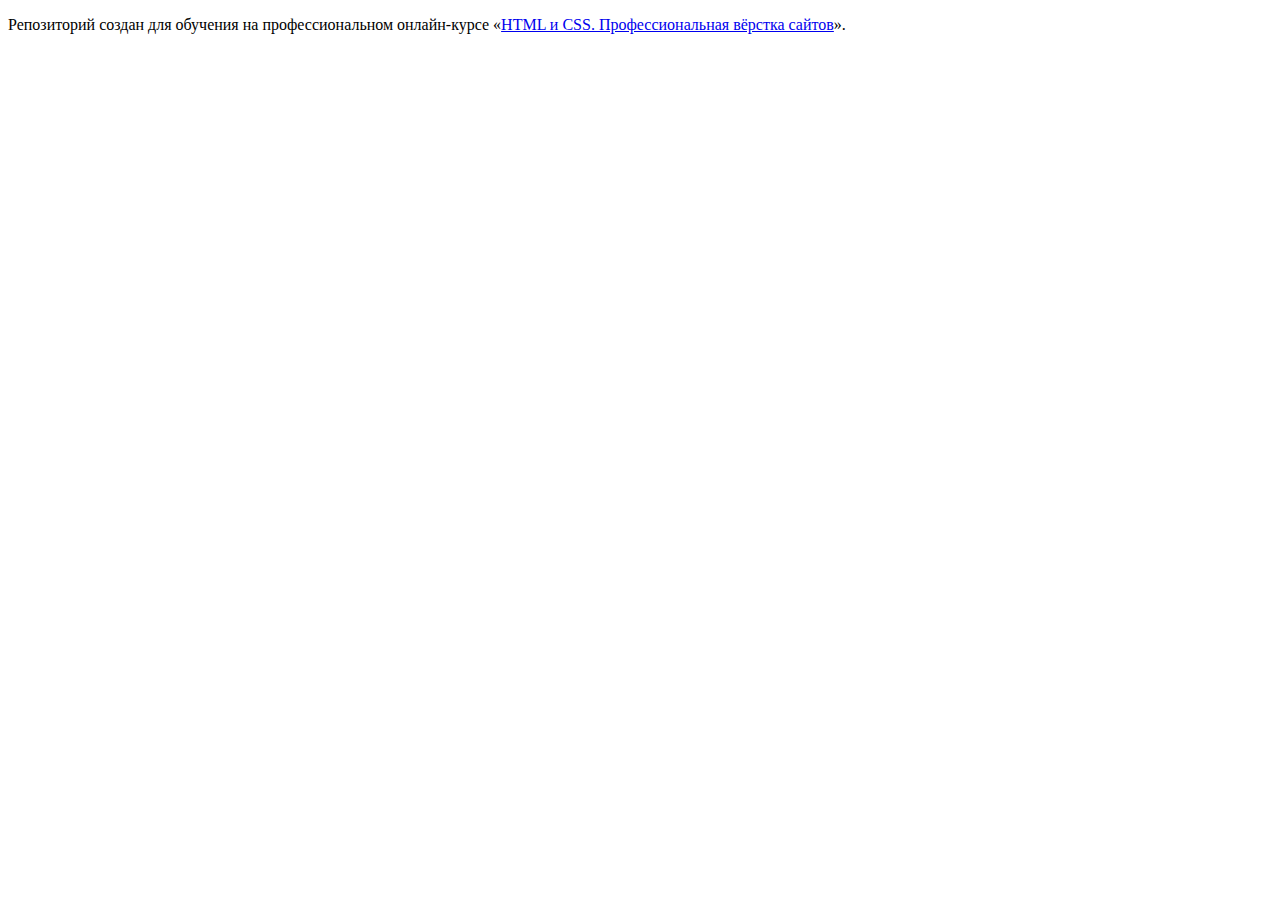
<file: master/index.html>
<!DOCTYPE html>
<html lang="ru">
  <head>
    <meta charset="utf-8">
    <title>HTML Academy: Седона</title>
    <base href="https://htmlacademy-htmlcss.github.io/2071313-sedona-34/master/">
</head>
  <body>

    <p>Репозиторий создан для обучения на профессиональном онлайн‑курсе «<a href="https://htmlacademy.ru/intensive/htmlcss">HTML и CSS. Профессиональная вёрстка сайтов</a>».</p>

  </body>
</html>
</file>
<file: style.css>
@font-face {
    font-family: "PT Sans";
    font-style: normal;
    font-weight: 400;
    src: url("fonts/ptsans-400.woff2") format("woff2");
    font-display: swap;
}

@font-face {
    font-family: "PT Sans";
    font-style: normal;
    font-weight: 700;
    src: url("fonts/ptsans-700.woff2") format("woff2");
    font-display: swap;
}

html {
    height: 100%;
}

body {
    display: flex;
    flex-direction: column;
    margin: 0;
    min-height: 100%;
    font-family: "PT Sans", Arial, sans-serif;
    font-size: 18px;
    line-height: 21px;
    color: #000000;
    background-color: #F2F2F2;
}

img {
    max-width: 100%;
    object-fit: contain;
}

.visually-hidden {
    position: fixed;
    transform: scale(0);
}

.container {
    margin: 0 auto;
    width: 1200px;
    background-color: #ffffff;
}

.page-header {
    display: flex;
    position: relative;
    box-sizing: border-box;
    padding: 0 67px 0 70px;
    width: 1200px;
    color: #000000;
    background: #ffffff;
}

.page-logo {
    z-index: 1;
    height: 65px;
}

.page-logo:hover {
    stroke: #F2F2F2;
}

.page-logo:focus {
    outline: auto #000000;
}

.page-logo:active {
    outline: dashed #68A2CA;
}

.navigation {
    display: flex;
    flex-direction: row;
    flex-grow: 1;
    padding: 14px 20px 10px 42px;
}

.navigation-list {
    display: grid;
    grid-template-columns: auto auto auto auto auto;
    max-width: 600px;
    margin: 0;
    padding: 0;
    gap: 24px;
    list-style: none;
}

.navigation-item {
    max-width: 110px;
    margin: 0%;
    font-family: 'PT Sans', Arial, sans-serif;
    font-style: normal;
    font-weight: 700;
    font-size: 20px;
    line-height: 26px;
    text-transform: capitalize;
    color: #000000;
}

.navigation-link {
    display: block;
    padding: 5px;
    font-family: "PT Sans", Arial, sans-serif;
    font-style: normal;
    line-height: 26px;
    font-size: 20px;
    font-weight: 700;
    color: #000000;
    background-color: #ffffff;
    text-transform: capitalize;
    text-decoration: none;
    word-wrap: inherit;
}

.navigation-link-indicator::before {
    content: "";
    position: absolute;
    width: 68px;
    height: 2px;
    bottom: 0;
    background-color: #756257;
}

.navigation-link:hover,
.navigation-search:hover,
.navigation-like:hover {
    color: #615048;
}

.navigation-link:focus,
.navigation-search:focus,
.navigation-like:focus {
    outline: auto;
}

.navigation-link:active,
.navigation-search:active,
.navigation-like:active {
    color: #68A2CA;
}

.navigation-icon {
    display: grid;
    grid-template-columns: auto auto auto;
    padding: 14px 0 14px 0;
    min-width: 264px;
}

.navigation-search {
    padding: 7px;
    text-decoration: none;
    color: #000000;
}

.navigation-like {
    text-decoration: none;
    margin-left: 5px;
    padding: 8px;
    color: #000000;
}

.like-counter {
    position: absolute;
    top: 15px;
    right: 248px;
    display: flex;
    justify-content: center;
    align-items: center;
    font-family: 'PT Sans', Arial, sans-serif;
    font-style: normal;
    font-weight: 400;
    font-size: 10px;
    color: #FFFFFF;
    background: #7DB54F;
    width: 20px;
    height: 20px;
    border-radius: 50%;
}

.navigation-button {
    display: inline-flex;
    width: 160px;
    height: max-content;
    min-height: 37px;
    margin-left: 21px;
    justify-content: center;
    align-items: center;
    border-radius: 4px;
    background: #756157;
    text-decoration: none;
}

.navigation-button:hover {
    background-color: #615048;
}

.navigation-button:focus {
    background-color: #615048;
    outline: auto #000000;
}

.navigation-button:active {
    background-color: #756157;
}

.navigation-text {
    font-family: "PT Sans", Arial, sans-serif;
    font-style: normal;
    font-weight: 700;
    font-size: 16px;
    line-height: 20px;
    text-align: center;
    text-transform: uppercase;
    color: #FFFFFF;
}

.main-container {
    margin: 0 auto;
    flex-grow: 1;
    background: #FFFFFF;
    box-shadow: 0px 0px 15px rgba(0, 0, 0, 0.2);
}

.main-background {
    background-image: url("./images/main-background.jpg");
    position: relative;
    width: 1200px;
    height: 485px;
    color: #000000;
    background-color: #82B3D3;
    background-repeat: no-repeat;
}

.main-background::before {
    content: url("./images/vector/divider.svg");
    position: absolute;
    bottom: 0;
    height: 57px;
}

.logo {
    display: block;
    margin: 0 auto;
    padding-top: 51px;
}

.desc {
    display: flex;
    flex-direction: column;
    margin: 0;
    padding: 63px 270px 90px 270px;
    background-size: 100% auto;
    color: #000000;
    background: #ffffff;
}

.headline {
    margin: 0 0 31px 0;
    font-family: "PT Sans", Arial, sans-serif;
    font-style: normal;
    font-weight: 700;
    font-size: 30px;
    line-height: 36px;
    text-align: center;
    text-transform: uppercase;
    background-size: 100% auto;
    color: #000000;
}

.preview {
    margin: 0;
    font-family: "PT Sans", Arial, sans-serif;
    font-style: normal;
    font-weight: 400;
    font-size: 22px;
    line-height: 26px;
    text-align: center;
    color: #333333;
}

.advantages {
    width: 1200px;
    margin: 0;
    padding: 0;
    color: #000000;
    background: #ffffff;
    background-size: 100% auto;
}

.advantages-list {
    display: flex;
    flex-direction: row;
    flex-wrap: wrap;
    margin: 0;
    padding: 0;
    font-family: "PT Sans", Arial, sans-serif;
    font-style: normal;
    font-weight: 400;
    font-size: 18px;
    line-height: 21px;
    color: #333333;
}

.advantages-block {
    display: flex;
    flex-direction: row;
    flex-wrap: wrap;
}

.advantages-preview {
    display: flex;
    flex-direction: row;
    flex-wrap: wrap;
    box-sizing: border-box;
    justify-content: center;
    width: 400px;
    padding: 68px 86px 88px 85px;
    font-family: "PT Sans", Arial, sans-serif;
    font-style: normal;
    font-size: 18px;
    line-height: 21px;
    color: #FFFFFF;
    background: #82B3D3;
}

.advantages-title {
    font-family: "PT Sans", Arial, sans-serif;
    font-style: normal;
    font-weight: 700;
    font-size: 24px;
    line-height: 28px;
    text-align: center;
    text-transform: uppercase;
}

.advantages-desc {
    margin-top: 0;
    margin-bottom: 27px;
    text-align: center;
}

.feature-desc {
    margin-top: 0;
    margin-bottom: 0;
    text-align: center;
}

.advantages-image {
    object-fit: cover;
    height: auto;
}

.advantages-features {
    display: flex;
    flex-direction: row;
    flex-wrap: wrap;
    margin: 0;
    padding: 0;
    font-family: "PT Sans", Arial, sans-serif;
    font-style: normal;
    font-size: 18px;
    line-height: 21px;
    color: #000000;
    background: rgba(131, 179, 211, 0.12);
}

.feature {
    display: flex;
    flex-direction: column;
    box-sizing: border-box;
    justify-content: center;
    width: 400px;
    padding: 77px 85px 81px 85px;
    background: rgba(131, 179, 211, 0.12);
}

.house-icon {
    padding: 77px 115px 81px 115px;
}

.house-icon::before {
    content: url("./images/vector/house.svg");
    width: 75px;
    height: 72px;
    margin: auto;
}

.feature-title {
    margin: 30px 0 30px 0;
    font-family: "PT Sans", Arial, sans-serif;
    font-style: normal;
    font-weight: 700;
    font-size: 24px;
    line-height: 28px;
    text-align: center;
    text-transform: uppercase;
    color: #000000;
}

.food-icon {
    background: #FFFFFF;
}

.food-icon::before {
    content: url("./images/vector/food.svg");
    width: 73px;
    height: 70px;
    margin: auto;
}

.present-icon::before {
    content: url("./images/vector/present.svg");
    width: 64px;
    height: 76px;
    margin: auto;
}

.advantages-block-1 {
    display: flex;
    flex-direction: row-reverse;
    flex-wrap: wrap;
}

.advantages-item {
    display: flex;
    flex-direction: column;
    box-sizing: border-box;
    justify-content: center;
    width: 400px;
    padding: 73px 85px 103px 85px;
}

.advantages-component {
    background: rgba(131, 179, 211, 0.12);
}

.advantages-color {
    background: rgba(131, 179, 211, 0.2);
}

.desc-mailing {
    display: flex;
    flex-direction: column;
    justify-content: center;
    align-items: center;
    padding: 91px 300px 93px 300px;
    margin: 0;
    background-size: 100% auto;
    color: #000000;
    background: #ffffff;
}

.mailing {
    margin: 0;
    margin-bottom: 29px;
    padding: 0;
    text-align: center;
    font-family: "PT Sans", Arial, sans-serif;
    font-weight: 700;
    font-size: 30px;
    line-height: 36px;
    text-transform: uppercase;
    color: #000000;
}

.mailing-preview {
    display: flex;
    flex-direction: column;
    margin: 0 4px 56px 4px;
    padding: 0;
    text-align: center;
    font-family: "PT Sans", Arial, sans-serif;
    font-style: normal;
    font-weight: 400;
    font-size: 22px;
    line-height: 26px;
    color: #333333;
}

.search {
    display: inline-flex;
    width: 574px;
    height: 60px;
    margin: 0 13px 0 13px;
    padding: 0;
    justify-content: center;
    align-items: center;
    text-decoration: none;
    background: #756157;
    border-radius: 4px;
}

.search:hover {
    background-color: #615048;
}

.search:focus {
    background-color: #615048;
    outline: auto #000000;
}

.search:active {
    background-color: #756157;
}

.search-text {
    font-family: "PT Sans", Arial, sans-serif;
    font-style: normal;
    font-weight: 700;
    font-size: 20px;
    line-height: 36px;
    text-transform: uppercase;
    color: #FFFFFF;
}

.page-footer-container {
    width: 1200px;
    margin: 0 auto;
}

.subscription {
    display: flex;
    flex-direction: column;
    padding: 94px 200px;
    font-family: "PT Sans", Arial, sans-serif;
    font-style: normal;
    font-weight: 400;
    font-size: 22px;
    line-height: 26px;
    text-align: center;
    background-color: #82B3D3;
    color: #FFFFFF;
}

.footer-background {
    display: flex;
    flex-direction: column;
    background: #82B3D3;
    background-image: url("./images/footer-background.jpg");
    background-size: cover;
    background-repeat: no-repeat;
}

.subscription-title {
    margin: 0;
    margin-bottom: 29px;
    font-family: "PT Sans", Arial, sans-serif;
    font-style: normal;
    font-weight: 700;
    font-size: 30px;
    line-height: 36px;
    text-align: center;
    text-transform: uppercase;
    color: #FFFFFF;
}

.subscription-text {
    margin: 0;
    margin-bottom: 46px;
    font-family: "PT Sans", Arial, sans-serif;
    font-style: normal;
    font-weight: 400;
    font-size: 22px;
    line-height: 26px;
    text-align: center;
    color: #FFFFFF;
}

.subscription-form {
    display: flex;
    width: 800px;
    height: 60px;
    margin: 0;
}

.input-text {
    width: 577px;
    height: 58px;
    padding-left: 22px;
    font-family: 'PT Sans', Arial, sans-serif;
    font-style: normal;
    font-weight: 400;
    font-size: 18px;
    line-height: 21px;
    border-radius: 10px 0px 0px 10px;
    border: #000000;
}

.input-text:hover {
    background-color: #F2F2F2
}

.input-text:focus {
    outline: auto;
}

.input-text:not(:placeholder-shown) {
    background-color: #FAF0E6;
    outline: none;
}

.input-text:disabled {
    pointer-events: none;
}

.subscribe-button {
    width: 200px;
    height: 60px;
    font-family: "PT Sans", Arial, sans-serif;
    font-style: normal;
    font-weight: 700;
    font-size: 20px;
    line-height: 36px;
    text-align: center;
    text-transform: uppercase;
    background: #82B3D3;
    color: #FFFFFF;
    border-radius: 0px 10px 10px 0px;
    border: #000000;
}

.subscribe-button:hover {
    background-color: #68A2CA;
}

.subscribe-button:focus {
    background-color: #68A2CA;
    outline: auto #000000;
}

.subscribe-button:active {
    background-color: #82B3D3;
}

.subscribe-button {
    cursor: pointer;
}

.subscribe-button:disabled {
    background-color: #E5E5E5;
}

.footer-contacts {
    display: flex;
    flex-direction: row;
    width: 1200px;
    padding: 39px 64px 29px 71px;
    color: #000000;
    background: #ffffff;
    background-size: 100% auto;
    box-sizing: border-box;
    justify-content: space-between;
}

.footer-list {
    display: flex;
    margin: 0;
    padding: 0;
    align-items: center;
    list-style: none;
}

.contact-button:hover {
    color: #68A2CA;
}

.contact-button:focus {
    color: #68A2CA;
    outline: auto #000000;
}

.contact-button:active {
    opacity: 0.3;
}

.icon-1 {
    padding: 6px;
    margin-left: 5px;
    color: #83B3D3;
}

.icon-2 {
    padding: 6px;
    margin-left: 15px;
    color: #83B3D3;
}

.icon-3 {
    padding: 6px;
    margin-left: 14px;
    color: #83B3D3;
}

.contact-number {
    margin-left: 14px;
    margin-top: 1px;
    padding: 6px;
    font-family: "PT Sans", Arial, sans-serif;
    font-style: normal;
    font-weight: 400;
    font-size: 40px;
    line-height: 40px;
    text-align: center;
    text-transform: uppercase;
    color: #000000;
    text-decoration: none;
}

.contact-number:hover {
    color: #756157;
}

.contact-number:focus {
    color: #756157;
    outline: auto #000000;
}

.contact-number:active {
    opacity: 0.3;
}

.logo-academy {
    margin-top: 4px;
    padding: 6px;
    color: #000000;
}

.logo-academy:hover {
    color: #756157;
}

.logo-academy:focus {
    color: #756157;
    outline: auto #000000;
}

.logo-academy:active {
    opacity: 0.3;
}


.overlay {
    position: fixed;
    top: 0;
    left: 0;
    right: 0;
    bottom: 0;
    z-index: 2;
    background-color: #F2F2F2;
    opacity: 0.8;
}

.modal {
    display: flex;
    flex-direction: column;
    flex-wrap: wrap;
    position: fixed;
    top: 50%;
    left: 50%;
    z-index: 222;
    padding: 54px 70px 70px 70px;
    width: 572px;
    min-height: 435px;
    transform: translate(-50%, -50%);
    border-radius: 30px;
    background-color: #FFFFFF;
    box-shadow: 0px 25px 50px rgba(0, 0, 0, 0.15);
}

.hidden {
    display: none;
}

.modal-close-button {
    position: absolute;
    right: 70px;
    top: 54px;
    width: 53px;
    height: 53px;
    background: #F2F2F2;
    border-radius: 50%;
    border: none;
    background-repeat: no-repeat;
    background-position: center;
    cursor: pointer;
}

.modal-close-button:hover {
    background: #E6E6E6;
}

.modal-close-button:focus {
    background: #E6E6E6;
    border: 3px solid #83B3D3;
    outline: none;
}

.modal-close-button:active {
    color: darkgray;
}

.modal-header {
    font-family: 'PT Sans', Arial, sans-serif;
    font-style: normal;
    font-weight: 700;
    font-size: 30px;
    line-height: 36px;
    text-transform: uppercase;
    color: #000000;
    padding: 0;
    margin: 8px 52px 58px 0;
}

.modal-list {
    display: flex;
    flex-direction: column;
    list-style: none;
    padding: 0;
    margin: 0;
}

.modal-element {
    position: relative;
}

.arrival-date {
    line-height: 56px;
}

.departure-date {
    line-height: 57px;
}

.arrival-date,
.departure-date {
    font-family: 'PT Sans', Arial, sans-serif;
    font-style: normal;
    font-weight: 700;
    font-size: 20px;
    text-transform: capitalize;
    text-align: center;
}

.modal-date,
.modal-container {
    font-family: 'PT Sans', Arial, sans-serif;
    font-style: normal;
    font-weight: 400;
    font-size: 18px;
    line-height: 21px;
    align-items: center;
    color: #000000;
}

.modal-date {
    width: 398px;
    height: 51px;
    background: #F2F2F2;
    border-radius: 4px;
    margin-bottom: 33px;
    padding: 0;
    padding-left: 19px;
    border: 3px solid #FFFFFF;
}

.modal-date:hover {
    background-color: #E6E6E6;
}

.modal-date:focus {
    background-color: #E6E6E6;
    border: 3px solid #83B3D3;
    outline: none;
}

.modal-date:active {
    border: 3px solid #000000;
    background: #FFFFFF;
}

.modal-date-departure {
    margin-bottom: 36px;
}

.arrive {
    position: relative;
    display: flex;
    justify-content: space-between;
    padding: 0;
    margin: 0;

}

.arrive::before {
    position: absolute;
    content: url("./images/vector/date-icon.svg");
    width: 15px;
    height: 15px;
    top: 20px;
    z-index: 1;
    right: 19px;
}

.modal-error {
    position: absolute;
    white-space: nowrap;

    left: 154px;
    bottom: 8px;

    font-family: 'PT Sans', Arial, sans-serif;
    font-style: normal;
    font-weight: 400;
    font-size: 16px;
    line-height: 21px;
    color: #FF5757;
}

.modal-reserve {
    position: absolute;
    white-space: nowrap;

    left: 154px;
    bottom: 11px;

    font-family: 'PT Sans', Arial, sans-serif;
    font-style: normal;
    font-weight: 400;
    font-size: 16px;
    line-height: 21px;
    color: #000000;
}

.modal-container {
    display: flex;
    flex-direction: row;
    list-style: none;
    padding: 0;
    margin: 0;
}

.modal-container-element {
    display: flex;
    flex-direction: row;
    position: relative;
}

.adults,
.children {
    font-family: 'PT Sans', Arial, sans-serif;
    font-style: normal;
    font-weight: 700;
    font-size: 20px;
    line-height: 50px;
    color: #000000;
}

.adults {
    margin-right: 63px;
}

.children {
    margin-left: 56px;
}

.tooltip {
    display: flex;
    justify-content: center;
    align-items: center;
    position: relative;
    margin-right: 18px;
    margin-left: 5px;
    top: 13px;
    width: 25px;
    height: 25px;
    border-radius: 50%;
    background: #83B3D3;
    color: #FFFFFF;
    cursor: pointer;
    border: none;
}

.tooltip:focus {
    background: #68A2CA;
    outline: none;
}

.tooltip-text {
    position: absolute;
    font-size: 16px;
    text-transform: none;
    padding: 14px 22px 23px;
    border-radius: 10px;
    display: block;
    width: 211px;
    top: calc(100% + -35px);
    background-color: #333333;
    color: #FFFFFF;
    left: 50%;
    transform: translate(-58%);
}

.tooltip-text:after {
    content: '';
    background-image: url("images/vector/arrow.svg");
    width: 19px;
    height: 9px;
    position: absolute;
    bottom: 100%;
    left: 0;
    right: 0;
    margin-left: auto;
    margin-right: auto;
}

.modal-button {
    display: flex;
    justify-content: space-between;
    position: relative;
    font-family: 'PT Sans', Arial, sans-serif;
    font-style: normal;
    font-weight: 400;
    font-size: 18px;
    line-height: 21px;
    width: 133px;
    height: 50px;
    border: none;
    background: #F2F2F2;
    border-radius: 4px;
    padding: 0;
    margin-bottom: 40px;

}

.modal-more-button,
.modal-less-button {
    width: 43px;
    height: 40px;
    border: none;
    background-color: #F2F2F2;
    cursor: pointer;
    color: gray;
}

.modal-more-button {
    margin-top: 5px;
    margin-right: 5px;
}

.modal-less-button {
    margin-left: 4px;
}

.modal-less-button:hover,
.modal-more-button:hover {
    color: #000000;
}

.modal-less-button:focus,
.modal-more-button:focus {
    color: #000000;
    border: 3px solid #83B3D3;
    border-radius: 4px;
    outline: none;
}

.modal-less-button:active,
.modal-more-button:active {
    color: gray;
    outline: none;
}

.modal-number {
    position: absolute;
    left: 60px;
    top: 15px;
}

.search-modal-button {
    padding: 0;
    margin: 0;
    width: 572px;
    height: 60px;
    border-radius: 10px;
    border: none;
    background: #83B3D3;
    font-family: 'PT Sans', Arial, sans-serif;
    font-style: normal;
    font-weight: 700;
    font-size: 20px;
    line-height: 40px;
    text-transform: uppercase;
    align-items: center;
    text-align: center;
    color: #FFFFFF;
    cursor: pointer;
}

.search-modal-button:hover {
    background: #68A2CA;
}

.search-modal-button:focus {
    background: #68A2CA;
    border: 3px solid #756257;
    outline: none;
}

.search-modal-button:active {
    background: #68A2CA;
    color: #E0FFFF;
}
</file>
<file: 10/style.css>
@font-face {
    font-family: "PT Sans";
    font-style: normal;
    font-weight: 400;
    src: url("fonts/ptsans-400.woff2") format("woff2");
    font-display: swap;
}

@font-face {
    font-family: "PT Sans";
    font-style: normal;
    font-weight: 700;
    src: url("fonts/ptsans-700.woff2") format("woff2");
    font-display: swap;
}

html {
    height: 100%;
}

body {
    display: flex;
    flex-direction: column;
    margin: 0;
    min-height: 100%;
    font-family: "PT Sans", Arial, sans-serif;
    font-size: 18px;
    line-height: 21px;
    color: #000000;
    background-color: #F2F2F2;
}

.visually-hidden {
    position: fixed;
    transform: scale(0);
}

.container {
    margin: 0 auto;
    width: 1200px;
    background-color: #ffffff;
}

.page-header {
    display: flex;
    position: relative;
    box-sizing: border-box;
    padding: 0 67px 0 70px;
    width: 1200px;
    color: #000000;
    background: #ffffff;
}

.page-logo {
    z-index: 1;
    height: 65px;
}

.page-logo:hover {
    stroke: #F2F2F2;
}

.page-logo:focus {
    outline: auto #000000;
}

.page-logo:active {
    outline: dashed #68A2CA;
}

.navigation {
    display: flex;
    flex-direction: row;
    flex-grow: 1;
    padding: 14px 20px 10px 42px;
}

.navigation-list {
    display: grid;
    grid-template-columns: auto auto auto;
    margin: 0;
    padding: 0;
    gap: 24px;
    list-style: none;
}

.navigation-item {
    max-width: 110px;
    margin: 0%;
    font-family: 'PT Sans', Arial, sans-serif;
    font-style: normal;
    font-weight: 700;
    font-size: 20px;
    line-height: 26px;
    text-transform: capitalize;
    color: #000000;
}

.navigation-link {
    display: block;
    padding: 5px;
    font-family: "PT Sans", Arial, sans-serif;
    font-style: normal;
    line-height: 26px;
    font-size: 20px;
    font-weight: 700;
    color: #000000;
    background-color: #ffffff;
    text-transform: capitalize;
    text-decoration: none;
    word-wrap: inherit;
}

.navigation-link-indicator::before {
    content: "";
    position: absolute;
    width: 68px;
    height: 2px;
    bottom: 0;
    background-color: #756257;
}

.navigation-link:hover,
.navigation-search:hover,
.navigation-like:hover {
    color: #615048;
}

.navigation-link:focus,
.navigation-search:focus,
.navigation-like:focus {
    outline: auto;
}

.navigation-link:active,
.navigation-search:active,
.navigation-like:active {
    color: #68A2CA;
}

.navigation-icon {
    display: grid;
    grid-template-columns: auto auto auto;
    padding: 14px 0 14px 0;
    min-width: 264px;
}

.navigation-search {
    padding: 7px;
    text-decoration: none;
    color: #000000;
}

.navigation-like {
    text-decoration: none;
    margin-left: 5px;
    padding: 8px;
    color: #000000;
}

.like-counter {
    position: absolute;
    top: 15px;
    right: 248px;
    display: flex;
    justify-content: center;
    align-items: center;
    font-family: 'PT Sans', Arial, sans-serif;
    font-style: normal;
    font-weight: 400;
    font-size: 10px;
    color: #FFFFFF;
    background: #7DB54F;
    width: 20px;
    height: 20px;
    border-radius: 50%;
}

.navigation-button {
    display: inline-flex;
    width: 160px;
    margin-left: 21px;
    justify-content: center;
    align-items: center;
    border-radius: 4px;
    background: #756157;
    text-decoration: none;
}

.navigation-button:hover {
    background-color: #615048;
}

.navigation-button:focus {
    background-color: #615048;
    outline: auto #000000;
}

.navigation-button:active {
    background-color: #756157;
}

.navigation-text {
    font-family: "PT Sans", Arial, sans-serif;
    font-style: normal;
    font-weight: 700;
    font-size: 16px;
    line-height: 20px;
    text-align: center;
    text-transform: uppercase;
    color: #FFFFFF;
}

.main-container {
    margin: 0 auto;
    flex-grow: 1;
    background: #FFFFFF;
    box-shadow: 0px 0px 15px rgba(0, 0, 0, 0.2);
}

.main-background {
    background-image: url(./images/main-background.jpg);
    position: relative;
    width: 1200px;
    height: 485px;
    color: #000000;
    background-color: #82B3D3;
    background-repeat: no-repeat;
}

.main-background::before {
    content: url("./images/vector/divider.svg");
    position: absolute;
    bottom: 0;
    height: 57px;
}

.logo {
    display: block;
    margin: 0 auto;
    padding-top: 51px;
}

.desc {
    display: flex;
    flex-direction: column;
    margin: 0;
    padding: 63px 270px 90px 270px;
    background-size: 100% auto;
    color: #000000;
    background: #ffffff;
}

.headline {
    margin: 0 0 31px 0;
    font-family: "PT Sans", Arial, sans-serif;
    font-style: normal;
    font-weight: 700;
    font-size: 30px;
    line-height: 36px;
    text-align: center;
    text-transform: uppercase;
    background-size: 100% auto;
    color: #000000;
}

.preview {
    margin: 0;
    font-family: "PT Sans", Arial, sans-serif;
    font-style: normal;
    font-weight: 400;
    font-size: 22px;
    line-height: 26px;
    text-align: center;
    color: #333333;
}

.advantages {
    width: 1200px;
    margin: 0;
    padding: 0;
    color: #000000;
    background: #ffffff;
    background-size: 100% auto;
}

.advantages-list {
    display: flex;
    flex-direction: row;
    flex-wrap: wrap;
    margin: 0;
    padding: 0;
    font-family: "PT Sans", Arial, sans-serif;
    font-style: normal;
    font-weight: 400;
    font-size: 18px;
    line-height: 21px;
    color: #333333;
}

.advantages-block {
    display: flex;
    flex-direction: row;
    flex-wrap: wrap;
}

.advantages-preview {
    display: flex;
    flex-direction: row;
    flex-wrap: wrap;
    box-sizing: border-box;
    justify-content: center;
    width: 400px;
    padding: 68px 86px 88px 85px;
    font-family: "PT Sans", Arial, sans-serif;
    font-style: normal;
    font-size: 18px;
    line-height: 21px;
    color: #FFFFFF;
    background: #82B3D3;
}

.advantages-title {
    font-family: "PT Sans", Arial, sans-serif;
    font-style: normal;
    font-weight: 700;
    font-size: 24px;
    line-height: 28px;
    text-align: center;
    text-transform: uppercase;
}

.advantages-desc {
    margin-top: 0;
    margin-bottom: 27px;
    text-align: center;
}

.feature-desc {
    margin-top: 0;
    margin-bottom: 0;
    text-align: center;
}

.advantages-features {
    display: flex;
    flex-direction: row;
    flex-wrap: wrap;
    margin: 0;
    padding: 0;
    font-family: "PT Sans", Arial, sans-serif;
    font-style: normal;
    font-size: 18px;
    line-height: 21px;
    color: #000000;
    background: rgba(131, 179, 211, 0.12);
}

.feature {
    display: flex;
    flex-direction: column;
    box-sizing: border-box;
    justify-content: center;
    width: 400px;
    padding: 77px 85px 81px 85px;
    background: rgba(131, 179, 211, 0.12);
}

.house-icon::before {
    content: url("./images/vector/house.svg");
    width: 75px;
    height: 72px;
    margin: auto;
}

.feature-title {
    margin: 30px 0 30px 0;
    font-family: "PT Sans", Arial, sans-serif;
    font-style: normal;
    font-weight: 700;
    font-size: 24px;
    line-height: 28px;
    text-align: center;
    text-transform: uppercase;
    color: #000000;
}

.food-icon {
    background: #FFFFFF;
}

.food-icon::before {
    content: url("./images/vector/food.svg");
    width: 73px;
    height: 70px;
    margin: auto;
}

.present-icon::before {
    content: url("./images/vector/present.svg");
    width: 64px;
    height: 76px;
    margin: auto;
}

.advantages-block-1 {
    display: flex;
    flex-direction: row-reverse;
    flex-wrap: wrap;
}

.advantages-item {
    display: flex;
    flex-direction: column;
    box-sizing: border-box;
    justify-content: center;
    width: 400px;
    padding: 73px 85px 103px 85px;
}

.advantages-component {
    background: rgba(131, 179, 211, 0.12);
}

.advantages-color {
    background: rgba(131, 179, 211, 0.2);
}

.desc-mailing {
    display: flex;
    flex-direction: column;
    justify-content: center;
    align-items: center;
    padding: 91px 300px 93px 300px;
    margin: 0;
    background-size: 100% auto;
    color: #000000;
    background: #ffffff;
}

.mailing {
    margin: 0;
    margin-bottom: 29px;
    padding: 0;
    text-align: center;
    font-family: "PT Sans", Arial, sans-serif;
    font-weight: 700;
    font-size: 30px;
    line-height: 36px;
    text-transform: uppercase;
    color: #000000;
}

.mailing-preview {
    display: flex;
    flex-direction: column;
    margin: 0 4px 56px 4px;
    padding: 0;
    text-align: center;
    font-family: "PT Sans", Arial, sans-serif;
    font-style: normal;
    font-weight: 400;
    font-size: 22px;
    line-height: 26px;
    color: #333333;
}

.search {
    display: inline-flex;
    width: 574px;
    height: 60px;
    margin: 0 13px 0 13px;
    padding: 0;
    justify-content: center;
    align-items: center;
    text-decoration: none;
    background: #756157;
    border-radius: 4px;
}

.search:hover {
    background-color: #615048;
}

.search:focus {
    background-color: #615048;
    outline: auto #000000;
}

.search:active {
    background-color: #756157;
}

.search-text {
    font-family: "PT Sans", Arial, sans-serif;
    font-style: normal;
    font-weight: 700;
    font-size: 20px;
    line-height: 36px;
    text-transform: uppercase;
    color: #FFFFFF;
}

.page-footer-container {
    width: 1200px;
    margin: 0 auto;
}

.subscription {
    display: flex;
    flex-direction: column;
    padding: 94px 200px;
    font-family: "PT Sans", Arial, sans-serif;
    font-style: normal;
    font-weight: 400;
    font-size: 22px;
    line-height: 26px;
    text-align: center;
    background-color: #82B3D3;
    color: #FFFFFF;
}

.footer-background {
    display: flex;
    flex-direction: column;
    background: #82B3D3;
    background-image: url(./images/footer-background.jpg);
    background-size: cover;
    background-repeat: no-repeat;
}

.subscription-title {
    margin: 0;
    margin-bottom: 29px;
    font-family: "PT Sans", Arial, sans-serif;
    font-style: normal;
    font-weight: 700;
    font-size: 30px;
    line-height: 36px;
    text-align: center;
    text-transform: uppercase;
    color: #FFFFFF;
}

.subscription-text {
    margin: 0;
    margin-bottom: 46px;
    font-family: "PT Sans", Arial, sans-serif;
    font-style: normal;
    font-weight: 400;
    font-size: 22px;
    line-height: 26px;
    text-align: center;
    color: #FFFFFF;
}

.subscription-form {
    display: flex;
    width: 800px;
    height: 60px;
    margin: 0;
}

.input-text {
    width: 577px;
    height: 58px;
    padding-left: 22px;
    font-family: 'PT Sans', Arial, sans-serif;
    font-style: normal;
    font-weight: 400;
    font-size: 18px;
    line-height: 21px;
    border-radius: 10px 0px 0px 10px;
    border: #000000;
}

.input-text:hover {
    background-color: #F2F2F2
}

.input-text:focus {
    outline: auto;
}

.input-text:not(:placeholder-shown) {
    background-color: #FAF0E6;
    outline: none;
}

.input-text:disabled {
    pointer-events: none;
}

.subscribe-button {
    width: 200px;
    height: 60px;
    font-family: "PT Sans", Arial, sans-serif;
    font-style: normal;
    font-weight: 700;
    font-size: 20px;
    line-height: 36px;
    text-align: center;
    text-transform: uppercase;
    background: #82B3D3;
    color: #FFFFFF;
    border-radius: 0px 10px 10px 0px;
    border: #000000;
}

.subscribe-button:hover {
    background-color: #68A2CA;
}

.subscribe-button:focus {
    background-color: #68A2CA;
    outline: auto #000000;
}

.subscribe-button:active {
    background-color: #82B3D3;
}

.subscribe-button {
    cursor: pointer;
}

.subscribe-button:disabled {
    background-color: #E5E5E5;
}

.footer-contacts {
    display: flex;
    flex-direction: row;
    width: 1200px;
    padding: 39px 64px 29px 71px;
    color: #000000;
    background: #ffffff;
    background-size: 100% auto;
    box-sizing: border-box;
    justify-content: space-between;
}

.footer-list {
    display: flex;
    margin: 0;
    padding: 0;
    align-items: center;
    list-style: none;
}

.contact-button:hover {
    color: #68A2CA;
}

.contact-button:focus {
    color: #68A2CA;
    outline: auto #000000;
}

.contact-button:active {
    opacity: 0.3;
}

.icon-1 {
    padding: 6px;
    margin-left: 5px;
    color: #83B3D3;
}

.icon-2 {
    padding: 6px;
    margin-left: 15px;
    color: #83B3D3;
}

.icon-3 {
    padding: 6px;
    margin-left: 14px;
    color: #83B3D3;
}

.contact-number {
    margin-left: 14px;
    margin-top: 1px;
    padding: 6px;
    font-family: "PT Sans", Arial, sans-serif;
    font-style: normal;
    font-weight: 400;
    font-size: 40px;
    line-height: 40px;
    text-align: center;
    text-transform: uppercase;
    color: #000000;
    text-decoration: none;
}

.contact-number:hover {
    color: #756157;
}

.contact-number:focus {
    color: #756157;
    outline: auto #000000;
}

.contact-number:active {
    opacity: 0.3;
}

.logo-academy {
    margin-top: 4px;
    padding: 6px;
    color: #000000;
}

.logo-academy:hover {
    color: #756157;
}

.logo-academy:focus {
    color: #756157;
    outline: auto #000000;
}

.logo-academy:active {
    opacity: 0.3;
}
</file>
<file: 3/style.css>
.navigation-search::before {
    content: url("./images/vector/search.svg");
    width: 18px;
    height: 18px;
}

.navigation-like::before {
    content: url("./images/vector/like.svg");
    width: 18px;
    height: 17px;
}

.main-background {
    background-image: url(./images/main-background.jpg);
    width: 1200px;
    height: 458px;
}

.house-icon::before {
    content: url("./images/vector/house.svg");
    width: 74px;
    height: 72px;
}


.food-icon::before {
    content: url("./images/vector/food.svg");
    width: 73px;
    height: 70px;
}

.present-icon::before {
    content: url("./images/vector/present.svg");
    width: 64px;
    height: 76px;
}

.footer-background {
    background-image: url(./images/footer-background.jpg);
    width: 1200px;
    height: 411px;
}

.icon-1 {
    content: url("./images/vector/vkontakte.svg");
    width: 24px;
    height: 14px;
}

.icon-2 {
    content: url("./images/vector/telegram.svg");
    width: 18px;
    height: 15px;
}

.icon-3 {
    content: url("./images/vector/youtube.svg");
    width: 22px;
    height: 17px;  
}

.logo-academy::before {
    content: url("./images/vector/logo-academy.svg");
    width: 115px;
    height: 33px;
}
</file>
<file: 4/style.css>
@font-face {
    font-family: "PT Sans";
    font-style: normal;
    font-weight: 400;
    src: url("fonts/ptsans-400.woff2") format("woff2");
    font-display: swap;
}

@font-face {
    font-family: "PT Sans";
    font-style: normal;
    font-weight: 700;
    src: url("fonts/ptsans-700.woff2") format("woff2");
    font-display: swap;
}

body {
    font-family: "PT Sans", Arial, sans-serif;
    font-size: 18px;
    line-height: 21px;
    color: #000000;
    background-color: #ffffff;
}

.visually-hidden {
    position: fixed;
    transform: scale(0);
}

.page-header {
    background-size: 100% auto;
    color: #000000;
    background: #ffffff;
}

.navigation-link {
    font-family: "PT Sans", Arial, sans-serif;
    line-height: 26px;
    font-size: 20px;
    font-weight: 700;
    color: #000000;
    background-color: #ffffff;
    text-transform: capitalize;
    text-decoration: none;
    vertical-align: Top;
}

.navigation-search::before {
    content: url("./images/vector/search.svg");
    width: 18px;
    height: 18px;
}

.navigation-like::before {
    content: url("./images/vector/like.svg");
    width: 18px;
    height: 17px;
}

.navigation-button {
    background: #756157;
    text-decoration: none;
}

.navigation-text {
    font-family: "PT Sans", Arial, sans-serif;
    font-style: normal;
    font-weight: 700;
    font-size: 16px;
    line-height: 20px;
    text-align: center;
    text-transform: uppercase;
    color: #FFFFFF;
}

.main-background {
    background-image: url(./images/main-background.jpg);
    background-size: 100% auto;
    color: #000000;
    background-color: #82B3D3;
}


.desc {
    background-size: 100% auto;
    color: #000000;
    background: #ffffff;
}


.headline {
    font-family: "PT Sans", Arial, sans-serif;
    font-style: normal;
    font-weight: 700;
    font-size: 30px;
    line-height: 36px;
    text-align: center;
    text-transform: uppercase;
    background-size: 100% auto;
    color: #000000;
}

.preview {
    font-family: "PT Sans", Arial, sans-serif;
    font-style: normal;
    font-weight: 400;
    font-size: 22px;
    line-height: 26px;
    text-align: center;
    text-transform: capitalize;
    color: #333333;
}


.advantages {
    color: #000000;
    background: #ffffff;
    background-size: 100% auto;
}

.advantages-list {
    font-family: "PT Sans", Arial, sans-serif;
    font-style: normal;
    font-weight: 400;
    font-size: 18px;
    line-height: 21px;
    color: #333333;
}

.advantages-preview {
    font-family: "PT Sans", Arial, sans-serif;
    font-style: normal;
    font-size: 18px;
    line-height: 21px;
    color: #333333;
    background: #82B3D3;
}

.advantages-features {
    font-family: "PT Sans", Arial, sans-serif;
    font-style: normal;
    font-size: 18px;
    line-height: 21px;
    color: #000000;
    background: rgba(131, 179, 211, 0.12);
}

.house-icon::before {
    content: url("./images/vector/house.svg");
    width: 74px;
    height: 72px;
}

.feature-title {
    font-family: "PT Sans", Arial, sans-serif;
    font-style: normal;
    font-weight: 700;
    font-size: 24px;
    line-height: 28px;
    text-align: center;
    text-transform: uppercase;
    color: #000000;
}

.food-icon {
    background: #FFFFFF;
}

.food-icon::before {
    content: url("./images/vector/food.svg");
    width: 73px;
    height: 70px;
}

.present-icon::before {
    content: url("./images/vector/present.svg");
    width: 64px;
    height: 76px;
}

.advantages-color {
    background: rgba(131, 179, 211, 0.2);
}

.desc-mailing {
    color: #000000;
    background: #ffffff;
    background-size: 100% auto;
}

.mailing {
    font-family: "PT Sans", Arial, sans-serif;
    font-weight: 700;
    font-size: 30px;
    line-height: 36px;
    text-transform: uppercase;
    color: #000000;
    text-align: center;
}

.mailing-preview {
    font-family: "PT Sans", Arial, sans-serif;
    font-style: normal;
    font-weight: 400;
    font-size: 22px;
    line-height: 26px;
    color: #333333;
    text-align: center;
}

.search {
    font-family: "PT Sans", Arial, sans-serif;
    font-style: normal;
    font-weight: 700;
    font-size: 20px;
    line-height: 36px;
    text-transform: uppercase;
    color: #FFFFFF;
    text-align: center;
    text-decoration: none;
    background: #756157;
}

.subscription {
    font-family: "PT Sans", Arial, sans-serif;
    font-style: normal;
    font-weight: 400;
    font-size: 22px;
    line-height: 26px;
    text-align: center;
    background-color: #82B3D3;
    color: #FFFFFF;
}

.subscription-title {
    font-family: "PT Sans", Arial, sans-serif;
    font-style: normal;
    font-weight: 700;
    font-size: 30px;
    line-height: 36px;
    text-transform: uppercase;
    color: #FFFFFF;
}

.subscribe-button {
    font-family: "PT Sans", Arial, sans-serif;
    font-style: normal;
    font-weight: 700;
    font-size: 20px;
    line-height: 36px;
    text-align: center;
    text-transform: uppercase;
    background: #82B3D3;
    color: #FFFFFF;
}

.footer-background {
    background: #82B3D3;
    background-image: url(./images/footer-background.jpg);
    background-size: 100% auto;
}

.footer-contacts {
    color: #000000;
    background: #ffffff;
    background-size: 100% auto;
}

.icon-1 {
    content: url("./images/vector/vkontakte.svg");
    width: 24px;
    height: 14px;
}

.icon-2 {
    content: url("./images/vector/telegram.svg");
    width: 18px;
    height: 15px;
}

.icon-3 {
    content: url("./images/vector/youtube.svg");
    width: 22px;
    height: 17px;
}

.contact-number {
    font-family: "PT Sans", Arial, sans-serif;
    font-style: normal;
    font-weight: 400;
    font-size: 40px;
    line-height: 40px;
    text-align: center;
    text-transform: uppercase;
    color: #000000;
    text-decoration: none;
}

.logo-academy::before {
    content: url("./images/vector/logo-academy.svg");
    width: 115px;
    height: 33px;
}
</file>
<file: 5/style.css>
@font-face {
    font-family: "PT Sans";
    font-style: normal;
    font-weight: 400;
    src: url("fonts/ptsans-400.woff2") format("woff2");
    font-display: swap;
}

@font-face {
    font-family: "PT Sans";
    font-style: normal;
    font-weight: 700;
    src: url("fonts/ptsans-700.woff2") format("woff2");
    font-display: swap;
}

html {
    height: 100%;
}

body {
    margin: 0;
    display: flex;
    flex-direction: column;
    min-height: 100%;
    font-family: "PT Sans", Arial, sans-serif;
    font-size: 18px;
    line-height: 21px;
    color: #000000;
    background-color: #ffffff;
}

.visually-hidden {
    position: fixed;
    transform: scale(0);
}

.container {
    margin: 0 auto;
    width: 1200px;
}

.page-header {
    display: flex;
    position: relative;
    width: 1200px;
    height: 65px;
    color: #000000;
    background: #ffffff;
    padding: 0 70px;
    box-sizing: border-box;
}

.navigation {
    display: flex;
    flex-direction: row;
    height: 65px;
    flex-grow: 1;
}

.page-logo {}

.navigation-list {
    margin: 0;
    padding: 0;
    display: flex;
    list-style: none;
}

.navigation-item {
    font-family: 'PT Sans', Arial, sans-serif;
    font-style: normal;
    font-weight: 700;
    font-size: 20px;
    line-height: 26px;
    text-transform: capitalize;
    color: #000000;
}

.navigation-item-main {
    width: 68px;
    margin-left: 47px;
    margin-top: 20px;
}

.navigation-item-about {
    width: 82px;
    margin-left: 34px;
    margin-top: 20px;
}

.navigation-link {
    font-family: "PT Sans", Arial, sans-serif;
    line-height: 26px;
    font-size: 20px;
    font-weight: 700;
    width: 68px;
    height: 26px;
    color: #000000;
    background-color: #ffffff;
    text-transform: capitalize;
    text-decoration: none;
    vertical-align: top;
}

.navigation-item-hotel {
    width: 93px;
    margin-left: 34px;
    margin-top: 20px;
}

.navigation-ikon {
    width: 264px;
    height: 65px;
}

.navigation-search::before {
    content: url("./images/vector/search.svg");
    width: 18px;
    height: 18px;
    margin-bottom: 24px;
    text-decoration: none;
}

.navigation-like::before {
    content: url("./images/vector/like.svg");
    width: 18px;
    height: 17px;
    margin-left: 23px;
    margin-bottom: 24px;
    text-decoration: none;
}

.navigation-button {
    display: inline-flex;
    width: 160px;
    height: 37px;
    border-radius: 4px;
    background: #756157;
    text-decoration: none;
    justify-content: center;
    align-items: center;
    text-align: center;
    margin-left: 32px;
    margin-bottom: 14px;
    margin-top: 14px;
}

.navigation-text {
    font-family: "PT Sans", Arial, sans-serif;
    font-style: normal;
    font-weight: 700;
    font-size: 16px;
    line-height: 20px;
    text-align: center;
    text-transform: uppercase;
    color: #FFFFFF;
}

.main-container {
    width: 1200px;
    margin: 0 auto;
    flex-grow: 1;
}

.main-background {
    background-image: url(./images/main-background.jpg);
    background-size: cover;
    width: 1200px;
    height: 485px;
    color: #000000;
    background-color: #82B3D3;
    padding-top: 51px;
    background-repeat: no-repeat;
}

.logo {
    display: block;
    margin: 0 auto;
}

.desc {
    width: 1200px;
    height: 282px;
    background-size: 100% auto;
    color: #000000;
    background: #ffffff;
    padding: 0;
    margin: 0;
}

.headline {
    font-family: "PT Sans", Arial, sans-serif;
    font-style: normal;
    font-weight: 700;
    font-size: 30px;
    line-height: 36px;
    text-align: center;
    text-transform: uppercase;
    background-size: 100% auto;
    color: #000000;
    margin-top: 63px;
}

.preview {
    font-family: "PT Sans", Arial, sans-serif;
    font-style: normal;
    font-weight: 400;
    font-size: 22px;
    line-height: 26px;
    text-align: center;
    text-transform: capitalize;
    color: #333333;
    margin-top: 31px;
}

.advantages {
    width: 1200px;
    color: #000000;
    background: #ffffff;
    background-size: 100% auto;
    margin: 0;
    padding: 0;
}

.advantages-list {
    display: flex;
    flex-wrap: wrap;
    flex-direction: row;
    margin: 0;
    padding: 0;
    font-family: "PT Sans", Arial, sans-serif;
    font-style: normal;
    font-weight: 400;
    font-size: 18px;
    line-height: 21px;
    color: #333333;
}

.advantages-features {
    margin: 0;
    padding: 0;
    display: flex;
    flex-wrap: wrap;
    flex-direction: row;
    font-family: "PT Sans", Arial, sans-serif;
    font-style: normal;
    font-size: 18px;
    line-height: 21px;
    color: #000000;
    background: rgba(131, 179, 211, 0.12);
}

.advantages-component,
.feature {
    width: 400px;
    height: 348px;
    background: rgba(131, 179, 211, 0.12);
}

.advantages-block {
    display: flex;
    flex-direction: row;
    flex-wrap: wrap;
}

.advantages-preview {
    width: 400px;
    height: 384px;
    font-family: "PT Sans", Arial, sans-serif;
    font-style: normal;
    font-size: 18px;
    line-height: 21px;
    color: #333333;
    background: #82B3D3;
}

.house-icon::before {
    content: url("./images/vector/house.svg");
    position: absolute;
    width: 75px;
    height: 72px;
    margin-top: 80px;
    margin-left: 163px;
}

.feature-title {
    font-family: "PT Sans", Arial, sans-serif;
    font-style: normal;
    font-weight: 700;
    font-size: 24px;
    line-height: 28px;
    text-align: center;
    text-transform: uppercase;
    color: #000000;
    padding-top: 103px;
}

.food-icon {
    background: #FFFFFF;
}

.food-icon::before {
    content: url("./images/vector/food.svg");
    position: absolute;
    margin-top: 81px;
    margin-left: 163px;
    width: 73px;
    height: 70px;
}

.present-icon::before {
    content: url("./images/vector/present.svg");
    position: absolute;
    margin-top: 78px;
    margin-left: 168px;
    width: 64px;
    height: 76px;
}

.advantages-color {
    background: rgba(131, 179, 211, 0.2);
}

.desc-mailing {
    display: flex;
    flex-direction: column;
    justify-content: center;
    align-items: center;
    padding: 0;
    margin: 0;
    color: #000000;
    background: #ffffff;
    background-size: 100% auto;
}

.mailing {
    font-family: "PT Sans", Arial, sans-serif;
    font-weight: 700;
    font-size: 30px;
    line-height: 36px;
    text-transform: uppercase;
    color: #000000;
    text-align: center;
    margin-top: 91px;
    margin-bottom: 29px;
}

.mailing-preview {
    font-family: "PT Sans", Arial, sans-serif;
    font-style: normal;
    font-weight: 400;
    font-size: 22px;
    line-height: 26px;
    color: #333333;
    text-align: center;
    margin: 0;
    margin-bottom: 56px;
}

.search {
    display: inline-flex;
    justify-content: center;
    text-align: center;
    align-items: center;
    text-decoration: none;
    background: #756157;
    width: 574px;
    height: 60px;
    border-radius: 4px;
    margin-bottom: 93px;
}

.search-text {
    font-family: "PT Sans", Arial, sans-serif;
    font-style: normal;
    font-weight: 700;
    font-size: 20px;
    line-height: 36px;
    text-transform: uppercase;
    color: #FFFFFF;
}

.page-footer-container {
    width: 1200px;
    margin: 0 auto;
}

.subscription {
    font-family: "PT Sans", Arial, sans-serif;
    font-style: normal;
    font-weight: 400;
    font-size: 22px;
    line-height: 26px;
    text-align: center;
    background-color: #82B3D3;
    color: #FFFFFF;
}

.subscription-title {
    font-family: "PT Sans", Arial, sans-serif;
    font-style: normal;
    font-weight: 700;
    font-size: 30px;
    line-height: 36px;
    text-transform: uppercase;
    color: #FFFFFF;
    padding-top: 94px;
}

.subscribe-text {
    font-family: "PT Sans", Arial, sans-serif;
    font-style: normal;
    font-weight: 400;
    font-size: 22px;
    line-height: 26px;
    text-align: center;
    color: #FFFFFF;
    padding-top: 29px;
}

.subscription-form {
    display: flex;
    width: 800px;
    height: 60px;
    padding-left: 200px;
    padding-bottom: 94px;
}

.input-text {
    width: 600px;
    height: 60px;
    border-radius: 10px 0px 0px 10px;
}

.subscribe-button {
    font-family: "PT Sans", Arial, sans-serif;
    font-style: normal;
    font-weight: 700;
    font-size: 20px;
    line-height: 36px;
    text-align: center;
    text-transform: uppercase;
    background: #82B3D3;
    color: #FFFFFF;
    width: 200px;
    height: 60px;
    border-radius: 0px 10px 10px 0px;

}

.footer-background {
    background: #82B3D3;
    background-image: url(./images/footer-background.jpg);
    background-size: cover;
    display: flex;
    flex-direction: column;
    background-repeat: no-repeat;
}

.footer-contacts {
    display: flex;
    flex-direction: row;
    color: #000000;
    background: #ffffff;
    background-size: 100% auto;
    width: 1200px;
    box-sizing: border-box;
    padding: 45px 70px 35px;
    justify-content: space-between;
}

.footer-list a {
    margin: 0 11px;
}

.footer-list {
    margin: 0;
    padding: 0;
    display: flex;
    list-style: none;
    align-items: center;
}

.icon-1 {
    content: url("./images/vector/vkontakte.svg");
    width: 24px;
    height: 14px;
}

.icon-2 {
    content: url("./images/vector/telegram.svg");
    width: 18px;
    height: 15px;
}

.icon-3 {
    content: url("./images/vector/youtube.svg");
    width: 22px;
    height: 17px;
}

.contact-number {
    font-family: "PT Sans", Arial, sans-serif;
    font-style: normal;
    font-weight: 400;
    font-size: 40px;
    line-height: 40px;
    text-align: center;
    text-transform: uppercase;
    color: #000000;
    text-decoration: none;
}

.logo-academy::before {
    content: url("./images/vector/logo-academy.svg");
    width: 115px;
    height: 33px;
}
</file>
<file: 6/style.css>
@font-face {
    font-family: "PT Sans";
    font-style: normal;
    font-weight: 400;
    src: url("fonts/ptsans-400.woff2") format("woff2");
    font-display: swap;
}

@font-face {
    font-family: "PT Sans";
    font-style: normal;
    font-weight: 700;
    src: url("fonts/ptsans-700.woff2") format("woff2");
    font-display: swap;
}

html {
    height: 100%;
}

body {
    margin: 0;
    display: flex;
    flex-direction: column;
    min-height: 100%;
    font-family: "PT Sans", Arial, sans-serif;
    font-size: 18px;
    line-height: 21px;
    color: #000000;
    background-color: #ffffff;
}

.visually-hidden {
    position: fixed;
    transform: scale(0);
}

.container {
    margin: 0 auto;
    width: 1200px;
}

.page-header {
    display: flex;
    position: relative;
    width: 1200px;
    color: #000000;
    background: #ffffff;
    padding: 0 70px;
    box-sizing: border-box;
}

.page-logo {
    height: 70px;
}

.navigation {
    display: flex;
    flex-direction: row;
    height: 65px;
    flex-grow: 1;
}

.navigation-list {
    margin: 0;
    padding: 0;
    display: flex;
    list-style: none;
}

.navigation-item {
    font-family: 'PT Sans', Arial, sans-serif;
    font-style: normal;
    font-weight: 700;
    font-size: 20px;
    line-height: 26px;
    text-transform: capitalize;
    color: #000000;
}

.navigation-item-main {
    margin: 20px 0 0 39px;
}

.navigation-item-about {
    margin: 20px 0 0 26px;
}

.navigation-link {
    font-family: "PT Sans", Arial, sans-serif;
    line-height: 26px;
    font-size: 20px;
    font-weight: 700;
    width: 68px;
    height: 26px;
    color: #000000;
    background-color: #ffffff;
    text-transform: capitalize;
    text-decoration: none;
    vertical-align: top;
    padding: 6px;
}

.navigation-item-hotel {
    margin: 20px 0 0 26px;
}

.navigation-ikon {
    width: 264px;
    height: 65px;
}

.navigation-search {
    text-decoration: none;
    padding: 6px;
}

.navigation-search::before {
    content: url("./images/vector/search.svg");
    width: 18px;
    height: 18px;
}

.navigation-like {
    text-decoration: none;
    margin-left: 5px;
    padding: 6px;
}

.navigation-like::before {
    content: url("./images/vector/like.svg");
    width: 18px;
    height: 17px;
}

.navigation-button {
    display: inline-flex;
    width: 160px;
    height: 37px;
    border-radius: 4px;
    background: #756157;
    text-decoration: none;
    justify-content: center;
    align-items: center;
    text-align: center;
    margin: 14px 0 14px 27px;
}

.navigation-text {
    font-family: "PT Sans", Arial, sans-serif;
    font-style: normal;
    font-weight: 700;
    font-size: 16px;
    line-height: 20px;
    text-align: center;
    text-transform: uppercase;
    color: #FFFFFF;
}

.main-container {
    width: 1200px;
    margin: 0 auto;
    flex-grow: 1;
}

.main-background {
    background-image: url(./images/main-background.jpg);
    background-size: cover;
    width: 1200px;
    height: 485px;
    color: #000000;
    background-color: #82B3D3;
    padding-top: 51px;
    background-repeat: no-repeat;
}

.logo {
    display: block;
    margin: 0 auto;
}

.desc {
    display: flex;
    flex-direction: column;
    background-size: 100% auto;
    color: #000000;
    background: #ffffff;
    padding: 63px 270px 90px 270px;
    margin: 0;
}

.headline {
    font-family: "PT Sans", Arial, sans-serif;
    font-style: normal;
    font-weight: 700;
    font-size: 30px;
    line-height: 36px;
    text-align: center;
    text-transform: uppercase;
    background-size: 100% auto;
    color: #000000;
    margin: 0 0 31px 0;
}

.preview {
    font-family: "PT Sans", Arial, sans-serif;
    font-style: normal;
    font-weight: 400;
    font-size: 22px;
    line-height: 26px;
    text-align: center;
    color: #333333;
    margin: 0;
}

.advantages {
    width: 1200px;
    color: #000000;
    background: #ffffff;
    background-size: 100% auto;
    margin: 0;
    padding: 0;
}

.advantages-list {
    display: flex;
    flex-wrap: wrap;
    flex-direction: row;
    margin: 0;
    padding: 0;
    font-family: "PT Sans", Arial, sans-serif;
    font-style: normal;
    font-weight: 400;
    font-size: 18px;
    line-height: 21px;
    color: #333333;
}

.advantages-item {
    display: flex;
    flex-direction: column;
    box-sizing: border-box;
    justify-content: center;
    padding: 73px 85px 102px 85px;
    width: 400px;
}

.advantages-features {
    margin: 0;
    padding: 0;
    display: flex;
    flex-wrap: wrap;
    flex-direction: row;
    font-family: "PT Sans", Arial, sans-serif;
    font-style: normal;
    font-size: 18px;
    line-height: 21px;
    color: #000000;
    background: rgba(131, 179, 211, 0.12);
}

.feature {
    width: 400px;
    background: rgba(131, 179, 211, 0.12);
}

.feature {
    display: flex;
    flex-direction: column;
    box-sizing: border-box;
    justify-content: center;
    padding: 80px 85px 81px 85px;
    width: 400px;
}

.feature-desc {
    margin-top: 0;
    margin-bottom: 0;
    text-align: center;
}

.advantages-block {
    display: flex;
    flex-direction: row;
    flex-wrap: wrap;
}

.advantages-block-1 {
    display: flex;
    flex-direction: row-reverse;
    flex-wrap: wrap;
}

.advantages-preview {
    width: 400px;
    height: 384px;
    font-family: "PT Sans", Arial, sans-serif;
    font-style: normal;
    font-size: 18px;
    line-height: 21px;
    color: #FFFFFF;
    background: #82B3D3;
    display: flex;
    flex-direction: row;
    flex-wrap: wrap;
    box-sizing: border-box;
    justify-content: center;
    padding: 73px 85px 102px 85px;
}

.advantages-title {
    font-family: "PT Sans", Arial, sans-serif;
    font-style: normal;
    font-weight: 700;
    font-size: 24px;
    line-height: 28px;
    width: 230px;
    height: 56px;
    text-align: center;
    text-transform: uppercase;
}

.advantages-desc {
    margin-top: 0;
    margin-bottom: 30px;
    text-align: center;
}

.house-icon::before {
    content: url("./images/vector/house.svg");
    width: 75px;
    height: 72px;
    margin: auto;
}

.feature-title {
    font-family: "PT Sans", Arial, sans-serif;
    font-style: normal;
    font-weight: 700;
    font-size: 24px;
    line-height: 28px;
    text-align: center;
    text-transform: uppercase;
    color: #000000;
    margin: 30px 0 30px 0;
}

.food-icon {
    background: #FFFFFF;
}

.food-icon::before {
    content: url("./images/vector/food.svg");
    margin: auto;
    width: 73px;
    height: 70px;
}

.present-icon::before {
    content: url("./images/vector/present.svg");
    width: 64px;
    height: 76px;
    margin: auto;
}

.advantages-color {
    background: rgba(131, 179, 211, 0.2);
}

.desc-mailing {
    display: flex;
    flex-direction: column;
    justify-content: center;
    align-items: center;
    padding: 91px 300px 93px 300px;
    margin: 0;
    color: #000000;
    background: #ffffff;
    background-size: 100% auto;
}

.mailing {
    font-family: "PT Sans", Arial, sans-serif;
    font-weight: 700;
    font-size: 30px;
    line-height: 36px;
    text-transform: uppercase;
    color: #000000;
    text-align: center;
    margin: 0;
    margin-bottom: 29px;
    padding: 0;
}

.mailing-preview {
    display: flex;
    flex-direction: column;
    font-family: "PT Sans", Arial, sans-serif;
    font-style: normal;
    font-weight: 400;
    font-size: 22px;
    line-height: 26px;
    color: #333333;
    text-align: center;
    margin: 0 4px 56px 4px;
    padding: 0;
}

.search {
    display: inline-flex;
    justify-content: center;
    text-align: center;
    align-items: center;
    text-decoration: none;
    background: #756157;
    width: 574px;
    height: 60px;
    border-radius: 4px;
    margin: 0 13px 0 13px;
    padding: 0;
}

.search-text {
    font-family: "PT Sans", Arial, sans-serif;
    font-style: normal;
    font-weight: 700;
    font-size: 20px;
    line-height: 36px;
    text-transform: uppercase;
    color: #FFFFFF;
}

.page-footer-container {
    width: 1200px;
    margin: 0 auto;
}

.subscription {
    display: flex;
    flex-direction: column;
    font-family: "PT Sans", Arial, sans-serif;
    font-style: normal;
    font-weight: 400;
    font-size: 22px;
    line-height: 26px;
    text-align: center;
    background-color: #82B3D3;
    color: #FFFFFF;
    padding: 94px 200px;
}

.subscription-title {
    font-family: "PT Sans", Arial, sans-serif;
    font-style: normal;
    font-weight: 700;
    font-size: 30px;
    line-height: 36px;
    text-align: center;
    text-transform: uppercase;
    color: #FFFFFF;
    margin: 0;
    margin-bottom: 29px;
}

.subscription-text {
    font-family: "PT Sans", Arial, sans-serif;
    font-style: normal;
    font-weight: 400;
    font-size: 22px;
    line-height: 26px;
    text-align: center;
    color: #FFFFFF;
    margin: 0;
    margin-bottom: 46px;
}

.subscription-form {
    display: flex;
    width: 800px;
    height: 60px;
}

.input-text {
    width: 600px;
    height: 60px;
    border-radius: 10px 0px 0px 10px;
}

.subscribe-button {
    font-family: "PT Sans", Arial, sans-serif;
    font-style: normal;
    font-weight: 700;
    font-size: 20px;
    line-height: 36px;
    text-align: center;
    text-transform: uppercase;
    background: #82B3D3;
    color: #FFFFFF;
    width: 200px;
    height: 60px;
    border-radius: 0px 10px 10px 0px;
}

.footer-background {
    background: #82B3D3;
    background-image: url(./images/footer-background.jpg);
    background-size: cover;
    display: flex;
    flex-direction: column;
    background-repeat: no-repeat;
}

.footer-contacts {
    display: flex;
    flex-direction: row;
    color: #000000;
    background: #ffffff;
    background-size: 100% auto;
    width: 1200px;
    box-sizing: border-box;
    padding: 39px 64px 29px;
    justify-content: space-between;
}

.footer-list a {
    margin: 0 5px;
}

.footer-list {
    margin: 0;
    padding: 0;
    display: flex;
    list-style: none;
    align-items: center;
}

.icon-1 {
    content: url("./images/vector/vkontakte.svg");
    width: 24px;
    height: 14px;
    padding: 6px;
}

.icon-2 {
    content: url("./images/vector/telegram.svg");
    width: 18px;
    height: 15px;
    padding: 6px;
}

.icon-3 {
    content: url("./images/vector/youtube.svg");
    width: 22px;
    height: 17px;
    padding: 6px;
}

.contact-number {
    font-family: "PT Sans", Arial, sans-serif;
    font-style: normal;
    font-weight: 400;
    font-size: 40px;
    line-height: 40px;
    text-align: center;
    text-transform: uppercase;
    color: #000000;
    text-decoration: none;
    padding: 6px;
}

.main-page {
    padding: 6px;
}

.logo-academy::before {
    content: url("./images/vector/logo-academy.svg");
    width: 115px;
    height: 33px;
}
</file>
<file: 7/style.css>
@font-face {
    font-family: "PT Sans";
    font-style: normal;
    font-weight: 400;
    src: url("fonts/ptsans-400.woff2") format("woff2");
    font-display: swap;
}

@font-face {
    font-family: "PT Sans";
    font-style: normal;
    font-weight: 700;
    src: url("fonts/ptsans-700.woff2") format("woff2");
    font-display: swap;
}

html {
    height: 100%;
}

body {
    margin: 0;
    display: flex;
    flex-direction: column;
    min-height: 100%;
    font-family: "PT Sans", Arial, sans-serif;
    font-size: 18px;
    line-height: 21px;
    color: #000000;
    background-color: #ffffff;
}

.visually-hidden {
    position: fixed;
    transform: scale(0);
}

.container {
    margin: 0 auto;
    width: 1200px;
}

.page-header {
    display: flex;
    position: relative;
    width: 1200px;
    color: #000000;
    background: #ffffff;
    padding: 0 67px 0 70px;
    box-sizing: border-box;
}

.page-logo {
    height: 65px;
    z-index: 1;
}

.navigation {
    display: flex;
    flex-direction: row;
    flex-grow: 1;
    padding-left: 42px;
    padding-right: 20px;
    padding-top: 14px;
    padding-bottom: 10px;
}

.navigation-list {
    margin: 0;
    padding: 0;
    list-style: none;
    display: grid;
    grid-template-columns: auto auto auto;
    gap: 24px;
}

.navigation-item {
    font-family: 'PT Sans', Arial, sans-serif;
    font-style: normal;
    font-weight: 700;
    font-size: 20px;
    line-height: 26px;
    text-transform: capitalize;
    color: #000000;
    max-width: 110px;
    margin: 0%;
}

.navigation-link {
    font-family: "PT Sans", Arial, sans-serif;
    line-height: 26px;
    font-size: 20px;
    font-weight: 700;
    color: #000000;
    background-color: #ffffff;
    text-transform: capitalize;
    text-decoration: none;
    padding: 5px;
    display: block;
    word-wrap: inherit;
}

.navigation-icon {
    min-width: 264px;
    display: grid;
    grid-template-columns: auto auto auto;
    padding: 14px 0 14px 0;
}

.navigation-search {
    text-decoration: none;
    padding: 7px;
}

.navigation-search::before {
    content: url("./images/vector/search.svg");
    width: 18px;
    height: 18px;
    margin-left: 3px;
}

.navigation-like {
    text-decoration: none;
    margin-left: 5px;
    padding: 8px;
}

.navigation-like::before {
    content: url("./images/vector/like.svg");
    width: 18px;
    height: 17px;
}

.navigation-button {
    display: inline-flex;
    width: 160px;
    border-radius: 4px;
    background: #756157;
    text-decoration: none;
    justify-content: center;
    align-items: center;
    text-align: center;
    margin-left: 21px;
}

.navigation-text {
    font-family: "PT Sans", Arial, sans-serif;
    font-style: normal;
    font-weight: 700;
    font-size: 16px;
    line-height: 20px;
    text-align: center;
    text-transform: uppercase;
    color: #FFFFFF;
}

.main-container {
    width: 1200px;
    margin: 0 auto;
    flex-grow: 1;
}

.main-background {
    background-image: url(./images/main-background.jpg);
    position: relative;
    width: 1200px;
    height: 485px;
    color: #000000;
    background-color: #82B3D3;
    background-repeat: no-repeat;
}

.main-background::before {
    content: url("./images/vector/divider.svg");
    position: absolute;
    bottom: 0;
}

.logo {
    display: block;
    margin: 0 auto;
    padding-top: 51px;
}

.desc {
    display: flex;
    flex-direction: column;
    background-size: 100% auto;
    color: #000000;
    background: #ffffff;
    padding: 63px 270px 90px 270px;
    margin: 0;
}

.headline {
    font-family: "PT Sans", Arial, sans-serif;
    font-style: normal;
    font-weight: 700;
    font-size: 30px;
    line-height: 36px;
    text-align: center;
    text-transform: uppercase;
    background-size: 100% auto;
    color: #000000;
    margin: 0 0 31px 0;
}

.preview {
    font-family: "PT Sans", Arial, sans-serif;
    font-style: normal;
    font-weight: 400;
    font-size: 22px;
    line-height: 26px;
    text-align: center;
    color: #333333;
    margin: 0;
}

.advantages {
    width: 1200px;
    color: #000000;
    background: #ffffff;
    background-size: 100% auto;
    margin: 0;
    padding: 0;
}

.advantages-list {
    display: flex;
    flex-wrap: wrap;
    flex-direction: row;
    margin: 0;
    padding: 0;
    font-family: "PT Sans", Arial, sans-serif;
    font-style: normal;
    font-weight: 400;
    font-size: 18px;
    line-height: 21px;
    color: #333333;
}

.advantages-item {
    display: flex;
    flex-direction: column;
    box-sizing: border-box;
    justify-content: center;
    padding: 73px 85px 102px 85px;
    width: 400px;
}

.advantages-features {
    margin: 0;
    padding: 0;
    display: flex;
    flex-wrap: wrap;
    flex-direction: row;
    font-family: "PT Sans", Arial, sans-serif;
    font-style: normal;
    font-size: 18px;
    line-height: 21px;
    color: #000000;
    background: rgba(131, 179, 211, 0.12);
}

.feature {
    width: 400px;
    background: rgba(131, 179, 211, 0.12);
}

.feature {
    display: flex;
    flex-direction: column;
    box-sizing: border-box;
    justify-content: center;
    padding: 80px 85px 81px 85px;
    width: 400px;
}

.feature-desc {
    margin-top: 0;
    margin-bottom: 0;
    text-align: center;
}

.advantages-block {
    display: flex;
    flex-direction: row;
    flex-wrap: wrap;
}

.advantages-block-1 {
    display: flex;
    flex-direction: row-reverse;
    flex-wrap: wrap;
}

.advantages-preview {
    width: 400px;
    font-family: "PT Sans", Arial, sans-serif;
    font-style: normal;
    font-size: 18px;
    line-height: 21px;
    color: #FFFFFF;
    background: #82B3D3;
    display: flex;
    flex-direction: row;
    flex-wrap: wrap;
    box-sizing: border-box;
    justify-content: center;
    padding: 68px 86px 82px 85px;
}

.advantages-title {
    font-family: "PT Sans", Arial, sans-serif;
    font-style: normal;
    font-weight: 700;
    font-size: 24px;
    line-height: 28px;
    width: 230px;
    height: 56px;
    text-align: center;
    text-transform: uppercase;
}

.advantages-desc {
    margin-top: 0;
    margin-bottom: 17px;
    text-align: center;
}

.house-icon::before {
    content: url("./images/vector/house.svg");
    width: 75px;
    height: 72px;
    margin: auto;
}

.feature-title {
    font-family: "PT Sans", Arial, sans-serif;
    font-style: normal;
    font-weight: 700;
    font-size: 24px;
    line-height: 28px;
    text-align: center;
    text-transform: uppercase;
    color: #000000;
    margin: 30px 0 30px 0;
}

.food-icon {
    background: #FFFFFF;
}

.food-icon::before {
    content: url("./images/vector/food.svg");
    margin: auto;
    width: 73px;
    height: 70px;
}

.present-icon::before {
    content: url("./images/vector/present.svg");
    width: 64px;
    height: 76px;
    margin: auto;
}

.advantages-color {
    background: rgba(131, 179, 211, 0.2);
}

.desc-mailing {
    display: flex;
    flex-direction: column;
    justify-content: center;
    align-items: center;
    padding: 91px 300px 93px 300px;
    margin: 0;
    color: #000000;
    background: #ffffff;
    background-size: 100% auto;
}

.mailing {
    font-family: "PT Sans", Arial, sans-serif;
    font-weight: 700;
    font-size: 30px;
    line-height: 36px;
    text-transform: uppercase;
    color: #000000;
    text-align: center;
    margin: 0;
    margin-bottom: 29px;
    padding: 0;
}

.mailing-preview {
    display: flex;
    flex-direction: column;
    font-family: "PT Sans", Arial, sans-serif;
    font-style: normal;
    font-weight: 400;
    font-size: 22px;
    line-height: 26px;
    color: #333333;
    text-align: center;
    margin: 0 4px 56px 4px;
    padding: 0;
}

.search {
    display: inline-flex;
    justify-content: center;
    text-align: center;
    align-items: center;
    text-decoration: none;
    background: #756157;
    width: 574px;
    height: 60px;
    border-radius: 4px;
    margin: 0 13px 0 13px;
    padding: 0;
}

.search-text {
    font-family: "PT Sans", Arial, sans-serif;
    font-style: normal;
    font-weight: 700;
    font-size: 20px;
    line-height: 36px;
    text-transform: uppercase;
    color: #FFFFFF;
}

.page-footer-container {
    width: 1200px;
    margin: 0 auto;
}

.subscription {
    display: flex;
    flex-direction: column;
    font-family: "PT Sans", Arial, sans-serif;
    font-style: normal;
    font-weight: 400;
    font-size: 22px;
    line-height: 26px;
    text-align: center;
    background-color: #82B3D3;
    color: #FFFFFF;
    padding: 94px 200px;
}

.subscription-title {
    font-family: "PT Sans", Arial, sans-serif;
    font-style: normal;
    font-weight: 700;
    font-size: 30px;
    line-height: 36px;
    text-align: center;
    text-transform: uppercase;
    color: #FFFFFF;
    margin: 0;
    margin-bottom: 29px;
}

.subscription-text {
    font-family: "PT Sans", Arial, sans-serif;
    font-style: normal;
    font-weight: 400;
    font-size: 22px;
    line-height: 26px;
    text-align: center;
    color: #FFFFFF;
    margin: 0;
    margin-bottom: 46px;
}

.subscription-form {
    display: flex;
    width: 800px;
    height: 60px;
}

.input-text {
    width: 600px;
    height: 60px;
    border-radius: 10px 0px 0px 10px;
}

.subscribe-button {
    font-family: "PT Sans", Arial, sans-serif;
    font-style: normal;
    font-weight: 700;
    font-size: 20px;
    line-height: 36px;
    text-align: center;
    text-transform: uppercase;
    background: #82B3D3;
    color: #FFFFFF;
    width: 200px;
    height: 60px;
    border-radius: 0px 10px 10px 0px;
}

.footer-background {
    background: #82B3D3;
    background-image: url(./images/footer-background.jpg);
    background-size: cover;
    display: flex;
    flex-direction: column;
    background-repeat: no-repeat;
}

.footer-contacts {
    display: flex;
    flex-direction: row;
    color: #000000;
    background: #ffffff;
    background-size: 100% auto;
    width: 1200px;
    box-sizing: border-box;
    padding: 39px 64px 29px;
    justify-content: space-between;
}

.footer-list a {
    margin: 0 5px;
}

.footer-list {
    margin: 0;
    padding: 0;
    display: flex;
    list-style: none;
    align-items: center;
}

.icon-1 {
    content: url("./images/vector/vkontakte.svg");
    width: 24px;
    height: 14px;
    padding: 6px;
}

.icon-2 {
    content: url("./images/vector/telegram.svg");
    width: 18px;
    height: 15px;
    padding: 6px;
}

.icon-3 {
    content: url("./images/vector/youtube.svg");
    width: 22px;
    height: 17px;
    padding: 6px;
}

.contact-number {
    font-family: "PT Sans", Arial, sans-serif;
    font-style: normal;
    font-weight: 400;
    font-size: 40px;
    line-height: 40px;
    text-align: center;
    text-transform: uppercase;
    color: #000000;
    text-decoration: none;
    padding: 6px;
}

.main-page {
    padding: 6px;
}

.logo-academy::before {
    content: url("./images/vector/logo-academy.svg");
    width: 115px;
    height: 33px;
}
</file>
<file: 8/style.css>
@font-face {
    font-family: "PT Sans";
    font-style: normal;
    font-weight: 400;
    src: url("fonts/ptsans-400.woff2") format("woff2");
    font-display: swap;
}

@font-face {
    font-family: "PT Sans";
    font-style: normal;
    font-weight: 700;
    src: url("fonts/ptsans-700.woff2") format("woff2");
    font-display: swap;
}

html {
    height: 100%;
}

body {
    display: flex;
    flex-direction: column;
    margin: 0;
    min-height: 100%;
    font-family: "PT Sans", Arial, sans-serif;
    font-size: 18px;
    line-height: 21px;
    color: #000000;
    background-color: #F2F2F2;
}

.visually-hidden {
    position: fixed;
    transform: scale(0);
}

.container {
    margin: 0 auto;
    width: 1200px;
    background-color: #ffffff;
}

.page-header {
    display: flex;
    position: relative;
    box-sizing: border-box;
    padding: 0 67px 0 70px;
    width: 1200px;
    color: #000000;
    background: #ffffff;
}

.page-logo {
    z-index: 1;
    height: 65px;
}

.navigation {
    display: flex;
    flex-direction: row;
    flex-grow: 1;
    padding: 14px 20px 10px 42px;
}

.navigation-list {
    display: grid;
    grid-template-columns: auto auto auto;
    margin: 0;
    padding: 0;
    gap: 24px;
    list-style: none;
}

.navigation-item {
    max-width: 110px;
    margin: 0%;
    font-family: 'PT Sans', Arial, sans-serif;
    font-style: normal;
    font-weight: 700;
    font-size: 20px;
    line-height: 26px;
    text-transform: capitalize;
    color: #000000;
}

.navigation-link {
    display: block;
    padding: 5px;
    font-family: "PT Sans", Arial, sans-serif;
    font-style: normal;
    line-height: 26px;
    font-size: 20px;
    font-weight: 700;
    color: #000000;
    background-color: #ffffff;
    text-transform: capitalize;
    text-decoration: none;
    word-wrap: inherit;
}

.navigation-icon {
    display: grid;
    grid-template-columns: auto auto auto;
    padding: 14px 0 14px 0;
    min-width: 264px;
}

.navigation-search {
    padding: 7px;
    text-decoration: none;
}

.navigation-search::before {
    content: url("./images/vector/search.svg");
    width: 18px;
    height: 18px;
    margin-left: 3px;
}

.navigation-like {
    text-decoration: none;
    margin-left: 5px;
    padding: 8px;
}

.navigation-like::before {
    content: url("./images/vector/like.svg");
    width: 18px;
    height: 17px;
}

.like-counter {
    position: absolute;
    top: 15px;
    right: 248px;
    display: flex;
    justify-content: center;
    align-items: center;
    font-family: 'PT Sans', Arial, sans-serif;
    font-style: normal;
    font-weight: 400;
    font-size: 10px;
    color: #FFFFFF;
    background: #7DB54F;
    width: 20px;
    height: 20px;
    border-radius: 50%;
}

.navigation-button {
    display: inline-flex;
    width: 160px;
    margin-left: 21px;
    justify-content: center;
    align-items: center;
    border-radius: 4px;
    background: #756157;
    text-decoration: none;
}

.navigation-text {
    font-family: "PT Sans", Arial, sans-serif;
    font-style: normal;
    font-weight: 700;
    font-size: 16px;
    line-height: 20px;
    text-align: center;
    text-transform: uppercase;
    color: #FFFFFF;
}

.main-container {
    margin: 0 auto;
    flex-grow: 1;
    background: #FFFFFF;
    box-shadow: 0px 0px 15px rgba(0, 0, 0, 0.2);
}

.main-background {
    background-image: url(./images/main-background.jpg);
    position: relative;
    width: 1200px;
    height: 485px;
    color: #000000;
    background-color: #82B3D3;
    background-repeat: no-repeat;
}

.main-background::before {
    content: url("./images/vector/divider.svg");
    position: absolute;
    bottom: 0;
    height: 57px;
}

.logo {
    display: block;
    margin: 0 auto;
    padding-top: 51px;
}

.desc {
    display: flex;
    flex-direction: column;
    margin: 0;
    padding: 63px 270px 90px 270px;
    background-size: 100% auto;
    color: #000000;
    background: #ffffff;
}

.headline {
    margin: 0 0 31px 0;
    font-family: "PT Sans", Arial, sans-serif;
    font-style: normal;
    font-weight: 700;
    font-size: 30px;
    line-height: 36px;
    text-align: center;
    text-transform: uppercase;
    background-size: 100% auto;
    color: #000000;
}

.preview {
    margin: 0;
    font-family: "PT Sans", Arial, sans-serif;
    font-style: normal;
    font-weight: 400;
    font-size: 22px;
    line-height: 26px;
    text-align: center;
    color: #333333;
}

.advantages {
    width: 1200px;
    margin: 0;
    padding: 0;
    color: #000000;
    background: #ffffff;
    background-size: 100% auto;
}

.advantages-list {
    display: flex;
    flex-direction: row;
    flex-wrap: wrap;
    margin: 0;
    padding: 0;
    font-family: "PT Sans", Arial, sans-serif;
    font-style: normal;
    font-weight: 400;
    font-size: 18px;
    line-height: 21px;
    color: #333333;
}

.advantages-item {
    display: flex;
    flex-direction: column;
    box-sizing: border-box;
    justify-content: center;
    width: 400px;
    padding: 73px 85px 103px 85px;
}

.advantages-component {
    background: rgba(131, 179, 211, 0.12);
}

.advantages-features {
    display: flex;
    flex-direction: row;
    flex-wrap: wrap;
    margin: 0;
    padding: 0;
    font-family: "PT Sans", Arial, sans-serif;
    font-style: normal;
    font-size: 18px;
    line-height: 21px;
    color: #000000;
    background: rgba(131, 179, 211, 0.12);
}

.feature {
    width: 400px;
    background: rgba(131, 179, 211, 0.12);
}

.feature {
    display: flex;
    flex-direction: column;
    box-sizing: border-box;
    justify-content: center;
    width: 400px;
    padding: 77px 85px 81px 85px;
}

.feature-desc {
    margin-top: 0;
    margin-bottom: 0;
    text-align: center;
}

.advantages-block {
    display: flex;
    flex-direction: row;
    flex-wrap: wrap;
}

.advantages-block-1 {
    display: flex;
    flex-direction: row-reverse;
    flex-wrap: wrap;
}

.advantages-preview {
    display: flex;
    flex-direction: row;
    flex-wrap: wrap;
    box-sizing: border-box;
    justify-content: center;
    width: 400px;
    padding: 68px 86px 88px 85px;
    font-family: "PT Sans", Arial, sans-serif;
    font-style: normal;
    font-size: 18px;
    line-height: 21px;
    color: #FFFFFF;
    background: #82B3D3;
}

.advantages-title {
    font-family: "PT Sans", Arial, sans-serif;
    font-style: normal;
    font-weight: 700;
    font-size: 24px;
    line-height: 28px;
    text-align: center;
    text-transform: uppercase;
}

.advantages-desc {
    margin-top: 0;
    margin-bottom: 27px;
    text-align: center;
}

.house-icon::before {
    content: url("./images/vector/house.svg");
    width: 75px;
    height: 72px;
    margin: auto;
}

.feature-title {
    margin: 30px 0 30px 0;
    font-family: "PT Sans", Arial, sans-serif;
    font-style: normal;
    font-weight: 700;
    font-size: 24px;
    line-height: 28px;
    text-align: center;
    text-transform: uppercase;
    color: #000000;
}

.food-icon {
    background: #FFFFFF;
}

.food-icon::before {
    content: url("./images/vector/food.svg");
    width: 73px;
    height: 70px;
    margin: auto;
}

.present-icon::before {
    content: url("./images/vector/present.svg");
    width: 64px;
    height: 76px;
    margin: auto;
}

.advantages-color {
    background: rgba(131, 179, 211, 0.2);
}

.desc-mailing {
    display: flex;
    flex-direction: column;
    justify-content: center;
    align-items: center;
    padding: 91px 300px 93px 300px;
    margin: 0;
    background-size: 100% auto;
    color: #000000;
    background: #ffffff;
}

.mailing {
    margin: 0;
    margin-bottom: 29px;
    padding: 0;
    text-align: center;
    font-family: "PT Sans", Arial, sans-serif;
    font-weight: 700;
    font-size: 30px;
    line-height: 36px;
    text-transform: uppercase;
    color: #000000;
}

.mailing-preview {
    display: flex;
    flex-direction: column;
    margin: 0 4px 56px 4px;
    padding: 0;
    text-align: center;
    font-family: "PT Sans", Arial, sans-serif;
    font-style: normal;
    font-weight: 400;
    font-size: 22px;
    line-height: 26px;
    color: #333333;
}

.search {
    display: inline-flex;
    width: 574px;
    height: 60px;
    margin: 0 13px 0 13px;
    padding: 0;
    justify-content: center;
    text-align: center;
    align-items: center;
    text-decoration: none;
    background: #756157;
    border-radius: 4px;
}

.search-text {
    font-family: "PT Sans", Arial, sans-serif;
    font-style: normal;
    font-weight: 700;
    font-size: 20px;
    line-height: 36px;
    text-transform: uppercase;
    color: #FFFFFF;
}

.page-footer-container {
    width: 1200px;
    margin: 0 auto;
}

.subscription {
    display: flex;
    flex-direction: column;
    padding: 94px 200px;
    font-family: "PT Sans", Arial, sans-serif;
    font-style: normal;
    font-weight: 400;
    font-size: 22px;
    line-height: 26px;
    text-align: center;
    background-color: #82B3D3;
    color: #FFFFFF;
}

.subscription-title {
    margin: 0;
    margin-bottom: 29px;
    font-family: "PT Sans", Arial, sans-serif;
    font-style: normal;
    font-weight: 700;
    font-size: 30px;
    line-height: 36px;
    text-align: center;
    text-transform: uppercase;
    color: #FFFFFF;
}

.subscription-text {
    margin: 0;
    margin-bottom: 46px;
    font-family: "PT Sans", Arial, sans-serif;
    font-style: normal;
    font-weight: 400;
    font-size: 22px;
    line-height: 26px;
    text-align: center;
    color: #FFFFFF;
}

.subscription-form {
    display: flex;
    width: 800px;
    height: 60px;
    margin: 0;
}

.input-text {
    width: 577px;
    height: 58px;
    padding-left: 22px;
    font-family: 'PT Sans', Arial, sans-serif;
    font-style: normal;
    font-weight: 400;
    font-size: 18px;
    line-height: 21px;
    border-radius: 10px 0px 0px 10px;
    border: #000000;
}

.subscribe-button {
    width: 200px;
    height: 60px;
    font-family: "PT Sans", Arial, sans-serif;
    font-style: normal;
    font-weight: 700;
    font-size: 20px;
    line-height: 36px;
    text-align: center;
    text-transform: uppercase;
    background: #82B3D3;
    color: #FFFFFF;
    border-radius: 0px 10px 10px 0px;
    border: #000000;
}

.footer-background {
    display: flex;
    flex-direction: column;
    background: #82B3D3;
    background-image: url(./images/footer-background.jpg);
    background-size: cover;
    background-repeat: no-repeat;
}

.footer-contacts {
    display: flex;
    flex-direction: row;
    width: 1200px;
    padding: 39px 64px 29px 71px;
    color: #000000;
    background: #ffffff;
    background-size: 100% auto;
    box-sizing: border-box;
    justify-content: space-between;
}

.footer-list {
    display: flex;
    margin: 0;
    padding: 0;
    align-items: center;
    list-style: none;
}

.icon-1 {
    content: url("./images/vector/vkontakte.svg");
    width: 24px;
    height: 14px;
    padding: 6px;
    margin-left: 5px;
    margin-top: 4px;
}

.icon-2 {
    content: url("./images/vector/telegram.svg");
    width: 18px;
    height: 15px;
    padding: 6px;
    margin-left: 15px;
    margin-top: 3px;
}

.icon-3 {
    content: url("./images/vector/youtube.svg");
    width: 22px;
    height: 17px;
    padding: 6px;
    margin-top: 4px;
    margin-left: 14px;
}

.contact-number {
    margin-left: 14px;
    margin-top: 1px;
    padding: 6px;
    font-family: "PT Sans", Arial, sans-serif;
    font-style: normal;
    font-weight: 400;
    font-size: 40px;
    line-height: 40px;
    text-align: center;
    text-transform: uppercase;
    color: #000000;
    text-decoration: none;
}

.main-page {
    padding: 6px;
    margin-top: 4px;
}

.logo-academy::before {
    content: url("./images/vector/logo-academy.svg");
    width: 115px;
    height: 33px;
}
</file>
<file: 9/style.css>
@font-face {
    font-family: "PT Sans";
    font-style: normal;
    font-weight: 400;
    src: url("fonts/ptsans-400.woff2") format("woff2");
    font-display: swap;
}

@font-face {
    font-family: "PT Sans";
    font-style: normal;
    font-weight: 700;
    src: url("fonts/ptsans-700.woff2") format("woff2");
    font-display: swap;
}

html {
    height: 100%;
}

body {
    display: flex;
    flex-direction: column;
    margin: 0;
    min-height: 100%;
    font-family: "PT Sans", Arial, sans-serif;
    font-size: 18px;
    line-height: 21px;
    color: #000000;
    background-color: #F2F2F2;
}

.visually-hidden {
    position: fixed;
    transform: scale(0);
}

.container {
    margin: 0 auto;
    width: 1200px;
    background-color: #ffffff;
}

.page-header {
    display: flex;
    position: relative;
    box-sizing: border-box;
    padding: 0 67px 0 70px;
    width: 1200px;
    color: #000000;
    background: #ffffff;
}

.page-logo {
    z-index: 1;
    height: 65px;
}

.page-logo:hover {
    stroke: #F2F2F2;
}

.page-logo:focus {
    outline: auto #000000;
}

.page-logo:active {
    outline: dashed #68A2CA;
}

.navigation {
    display: flex;
    flex-direction: row;
    flex-grow: 1;
    padding: 14px 20px 10px 42px;
}

.navigation-list {
    display: grid;
    grid-template-columns: auto auto auto;
    margin: 0;
    padding: 0;
    gap: 24px;
    list-style: none;
}

.navigation-item {
    max-width: 110px;
    margin: 0%;
    font-family: 'PT Sans', Arial, sans-serif;
    font-style: normal;
    font-weight: 700;
    font-size: 20px;
    line-height: 26px;
    text-transform: capitalize;
    color: #000000;
}

.navigation-link {
    display: block;
    padding: 5px;
    font-family: "PT Sans", Arial, sans-serif;
    font-style: normal;
    line-height: 26px;
    font-size: 20px;
    font-weight: 700;
    color: #000000;
    background-color: #ffffff;
    text-transform: capitalize;
    text-decoration: none;
    word-wrap: inherit;
}

.navigation-link-indicator::before {
    content: "";
    position: absolute;
    width: 68px;
    height: 2px;
    bottom: 0;
    background-color: #756257;
}

.navigation-link:hover,
.navigation-search:hover,
.navigation-like:hover {
    color: #615048;
}

.navigation-link:focus,
.navigation-search:focus,
.navigation-like:focus {
    outline: auto;
}

.navigation-link:active,
.navigation-search:active,
.navigation-like:active {
    color: #68A2CA;
}

.navigation-icon {
    display: grid;
    grid-template-columns: auto auto auto;
    padding: 14px 0 14px 0;
    min-width: 264px;
}

.navigation-search {
    padding: 7px;
    text-decoration: none;
    color: #000000;
}

.navigation-like {
    text-decoration: none;
    margin-left: 5px;
    padding: 8px;
    color: #000000;
}

.like-counter {
    position: absolute;
    top: 15px;
    right: 248px;
    display: flex;
    justify-content: center;
    align-items: center;
    font-family: 'PT Sans', Arial, sans-serif;
    font-style: normal;
    font-weight: 400;
    font-size: 10px;
    color: #FFFFFF;
    background: #7DB54F;
    width: 20px;
    height: 20px;
    border-radius: 50%;
}

.navigation-button {
    display: inline-flex;
    width: 160px;
    margin-left: 21px;
    justify-content: center;
    align-items: center;
    border-radius: 4px;
    background: #756157;
    text-decoration: none;
}

.navigation-button:hover {
    background-color: #615048;
}

.navigation-button:focus {
    background-color: #615048;
    outline: auto #000000;
}

.navigation-button:active {
    background-color: #756157;
}

.navigation-text {
    font-family: "PT Sans", Arial, sans-serif;
    font-style: normal;
    font-weight: 700;
    font-size: 16px;
    line-height: 20px;
    text-align: center;
    text-transform: uppercase;
    color: #FFFFFF;
}

.main-container {
    margin: 0 auto;
    flex-grow: 1;
    background: #FFFFFF;
    box-shadow: 0px 0px 15px rgba(0, 0, 0, 0.2);
}

.main-background {
    background-image: url(./images/main-background.jpg);
    position: relative;
    width: 1200px;
    height: 485px;
    color: #000000;
    background-color: #82B3D3;
    background-repeat: no-repeat;
}

.main-background::before {
    content: url("./images/vector/divider.svg");
    position: absolute;
    bottom: 0;
    height: 57px;
}

.logo {
    display: block;
    margin: 0 auto;
    padding-top: 51px;
}

.desc {
    display: flex;
    flex-direction: column;
    margin: 0;
    padding: 63px 270px 90px 270px;
    background-size: 100% auto;
    color: #000000;
    background: #ffffff;
}

.headline {
    margin: 0 0 31px 0;
    font-family: "PT Sans", Arial, sans-serif;
    font-style: normal;
    font-weight: 700;
    font-size: 30px;
    line-height: 36px;
    text-align: center;
    text-transform: uppercase;
    background-size: 100% auto;
    color: #000000;
}

.preview {
    margin: 0;
    font-family: "PT Sans", Arial, sans-serif;
    font-style: normal;
    font-weight: 400;
    font-size: 22px;
    line-height: 26px;
    text-align: center;
    color: #333333;
}

.advantages {
    width: 1200px;
    margin: 0;
    padding: 0;
    color: #000000;
    background: #ffffff;
    background-size: 100% auto;
}

.advantages-list {
    display: flex;
    flex-direction: row;
    flex-wrap: wrap;
    margin: 0;
    padding: 0;
    font-family: "PT Sans", Arial, sans-serif;
    font-style: normal;
    font-weight: 400;
    font-size: 18px;
    line-height: 21px;
    color: #333333;
}

.advantages-item {
    display: flex;
    flex-direction: column;
    box-sizing: border-box;
    justify-content: center;
    width: 400px;
    padding: 73px 85px 103px 85px;
}

.advantages-component {
    background: rgba(131, 179, 211, 0.12);
}

.advantages-features {
    display: flex;
    flex-direction: row;
    flex-wrap: wrap;
    margin: 0;
    padding: 0;
    font-family: "PT Sans", Arial, sans-serif;
    font-style: normal;
    font-size: 18px;
    line-height: 21px;
    color: #000000;
    background: rgba(131, 179, 211, 0.12);
}

.feature {
    width: 400px;
    background: rgba(131, 179, 211, 0.12);
}

.feature {
    display: flex;
    flex-direction: column;
    box-sizing: border-box;
    justify-content: center;
    width: 400px;
    padding: 77px 85px 81px 85px;
}

.feature-desc {
    margin-top: 0;
    margin-bottom: 0;
    text-align: center;
}

.advantages-block {
    display: flex;
    flex-direction: row;
    flex-wrap: wrap;
}

.advantages-block-1 {
    display: flex;
    flex-direction: row-reverse;
    flex-wrap: wrap;
}

.advantages-preview {
    display: flex;
    flex-direction: row;
    flex-wrap: wrap;
    box-sizing: border-box;
    justify-content: center;
    width: 400px;
    padding: 68px 86px 88px 85px;
    font-family: "PT Sans", Arial, sans-serif;
    font-style: normal;
    font-size: 18px;
    line-height: 21px;
    color: #FFFFFF;
    background: #82B3D3;
}

.advantages-title {
    font-family: "PT Sans", Arial, sans-serif;
    font-style: normal;
    font-weight: 700;
    font-size: 24px;
    line-height: 28px;
    text-align: center;
    text-transform: uppercase;
}

.advantages-desc {
    margin-top: 0;
    margin-bottom: 27px;
    text-align: center;
}

.house-icon::before {
    content: url("./images/vector/house.svg");
    width: 75px;
    height: 72px;
    margin: auto;
}

.feature-title {
    margin: 30px 0 30px 0;
    font-family: "PT Sans", Arial, sans-serif;
    font-style: normal;
    font-weight: 700;
    font-size: 24px;
    line-height: 28px;
    text-align: center;
    text-transform: uppercase;
    color: #000000;
}

.food-icon {
    background: #FFFFFF;
}

.food-icon::before {
    content: url("./images/vector/food.svg");
    width: 73px;
    height: 70px;
    margin: auto;
}

.present-icon::before {
    content: url("./images/vector/present.svg");
    width: 64px;
    height: 76px;
    margin: auto;
}

.advantages-color {
    background: rgba(131, 179, 211, 0.2);
}

.desc-mailing {
    display: flex;
    flex-direction: column;
    justify-content: center;
    align-items: center;
    padding: 91px 300px 93px 300px;
    margin: 0;
    background-size: 100% auto;
    color: #000000;
    background: #ffffff;
}

.mailing {
    margin: 0;
    margin-bottom: 29px;
    padding: 0;
    text-align: center;
    font-family: "PT Sans", Arial, sans-serif;
    font-weight: 700;
    font-size: 30px;
    line-height: 36px;
    text-transform: uppercase;
    color: #000000;
}

.mailing-preview {
    display: flex;
    flex-direction: column;
    margin: 0 4px 56px 4px;
    padding: 0;
    text-align: center;
    font-family: "PT Sans", Arial, sans-serif;
    font-style: normal;
    font-weight: 400;
    font-size: 22px;
    line-height: 26px;
    color: #333333;
}

.search {
    display: inline-flex;
    width: 574px;
    height: 60px;
    margin: 0 13px 0 13px;
    padding: 0;
    justify-content: center;
    align-items: center;
    text-decoration: none;
    background: #756157;
    border-radius: 4px;
}

.search:hover {
    background-color: #615048;
}

.search:focus {
    background-color: #615048;
    outline: auto #000000;
}

.search:active {
    background-color: #756157;
}

.search-text {
    font-family: "PT Sans", Arial, sans-serif;
    font-style: normal;
    font-weight: 700;
    font-size: 19px;
    line-height: 36px;
    text-transform: uppercase;
    color: #FFFFFF;
}

.page-footer-container {
    width: 1200px;
    margin: 0 auto;
}

.subscription {
    display: flex;
    flex-direction: column;
    padding: 94px 200px;
    font-family: "PT Sans", Arial, sans-serif;
    font-style: normal;
    font-weight: 400;
    font-size: 22px;
    line-height: 26px;
    text-align: center;
    background-color: #82B3D3;
    color: #FFFFFF;
}

.subscription-title {
    margin: 0;
    margin-bottom: 29px;
    font-family: "PT Sans", Arial, sans-serif;
    font-style: normal;
    font-weight: 700;
    font-size: 30px;
    line-height: 36px;
    text-align: center;
    text-transform: uppercase;
    color: #FFFFFF;
}

.subscription-text {
    margin: 0;
    margin-bottom: 46px;
    font-family: "PT Sans", Arial, sans-serif;
    font-style: normal;
    font-weight: 400;
    font-size: 22px;
    line-height: 26px;
    text-align: center;
    color: #FFFFFF;
}

.subscription-form {
    display: flex;
    width: 800px;
    height: 60px;
    margin: 0;
}

.input-text {
    width: 577px;
    height: 58px;
    padding-left: 22px;
    font-family: 'PT Sans', Arial, sans-serif;
    font-style: normal;
    font-weight: 400;
    font-size: 18px;
    line-height: 21px;
    border-radius: 10px 0px 0px 10px;
    border: #000000;
}

.input-text:hover {
    background-color: #F2F2F2
}

.input-text:focus {
    outline: auto;
}

.input-text:not(:placeholder-shown) {
    background-color: #FAF0E6;
    outline: none;
}

.input-text:disabled {
    pointer-events: none;
}

.subscribe-button {
    width: 200px;
    height: 60px;
    font-family: "PT Sans", Arial, sans-serif;
    font-style: normal;
    font-weight: 700;
    font-size: 20px;
    line-height: 36px;
    text-align: center;
    text-transform: uppercase;
    background: #82B3D3;
    color: #FFFFFF;
    border-radius: 0px 10px 10px 0px;
    border: #000000;
}

.subscribe-button:hover {
    background-color: #68A2CA;
}

.subscribe-button:focus {
    background-color: #68A2CA;
    outline: auto #000000;
}

.subscribe-button:active {
    background-color: #82B3D3;
}

.subscribe-button {
    cursor: pointer;
}

.subscribe-button:disabled {
    background-color: #E5E5E5;
}

.footer-background {
    display: flex;
    flex-direction: column;
    background: #82B3D3;
    background-image: url(./images/footer-background.jpg);
    background-size: cover;
    background-repeat: no-repeat;
}

.footer-contacts {
    display: flex;
    flex-direction: row;
    width: 1200px;
    padding: 39px 64px 29px 71px;
    color: #000000;
    background: #ffffff;
    background-size: 100% auto;
    box-sizing: border-box;
    justify-content: space-between;
}

.footer-list {
    display: flex;
    margin: 0;
    padding: 0;
    align-items: center;
    list-style: none;
}

.icon-1 {
    padding: 6px;
    margin-left: 5px;
    color: #83B3D3;
}

.icon-2 {
    padding: 6px;
    margin-left: 15px;
    color: #83B3D3;
}

.icon-3 {
    padding: 6px;
    margin-left: 14px;
    color: #83B3D3;
}

.contact-button:hover {
    color: #68A2CA;
}

.contact-button:focus {
    color: #68A2CA;
    outline: auto #000000;
}

.contact-button:active {
    opacity: 0.3;
}

.contact-number {
    margin-left: 14px;
    margin-top: 1px;
    padding: 6px;
    font-family: "PT Sans", Arial, sans-serif;
    font-style: normal;
    font-weight: 400;
    font-size: 40px;
    line-height: 40px;
    text-align: center;
    text-transform: uppercase;
    color: #000000;
    text-decoration: none;
}

.contact-number:hover {
    color: #756157;
}

.contact-number:focus {
    color: #756157;
    outline: auto #000000;
}

.contact-number:active {
    opacity: 0.3;
}

.main-page {
    padding: 6px;
    margin-top: 4px;
}

.logo-academy {
    color: #000000;
}

.logo-academy:hover {
    color: #756157;
}

.logo-academy:focus {
    color: #756157;
    outline: auto #000000;
}

.logo-academy:active {
    opacity: 0.3;
}
</file>
